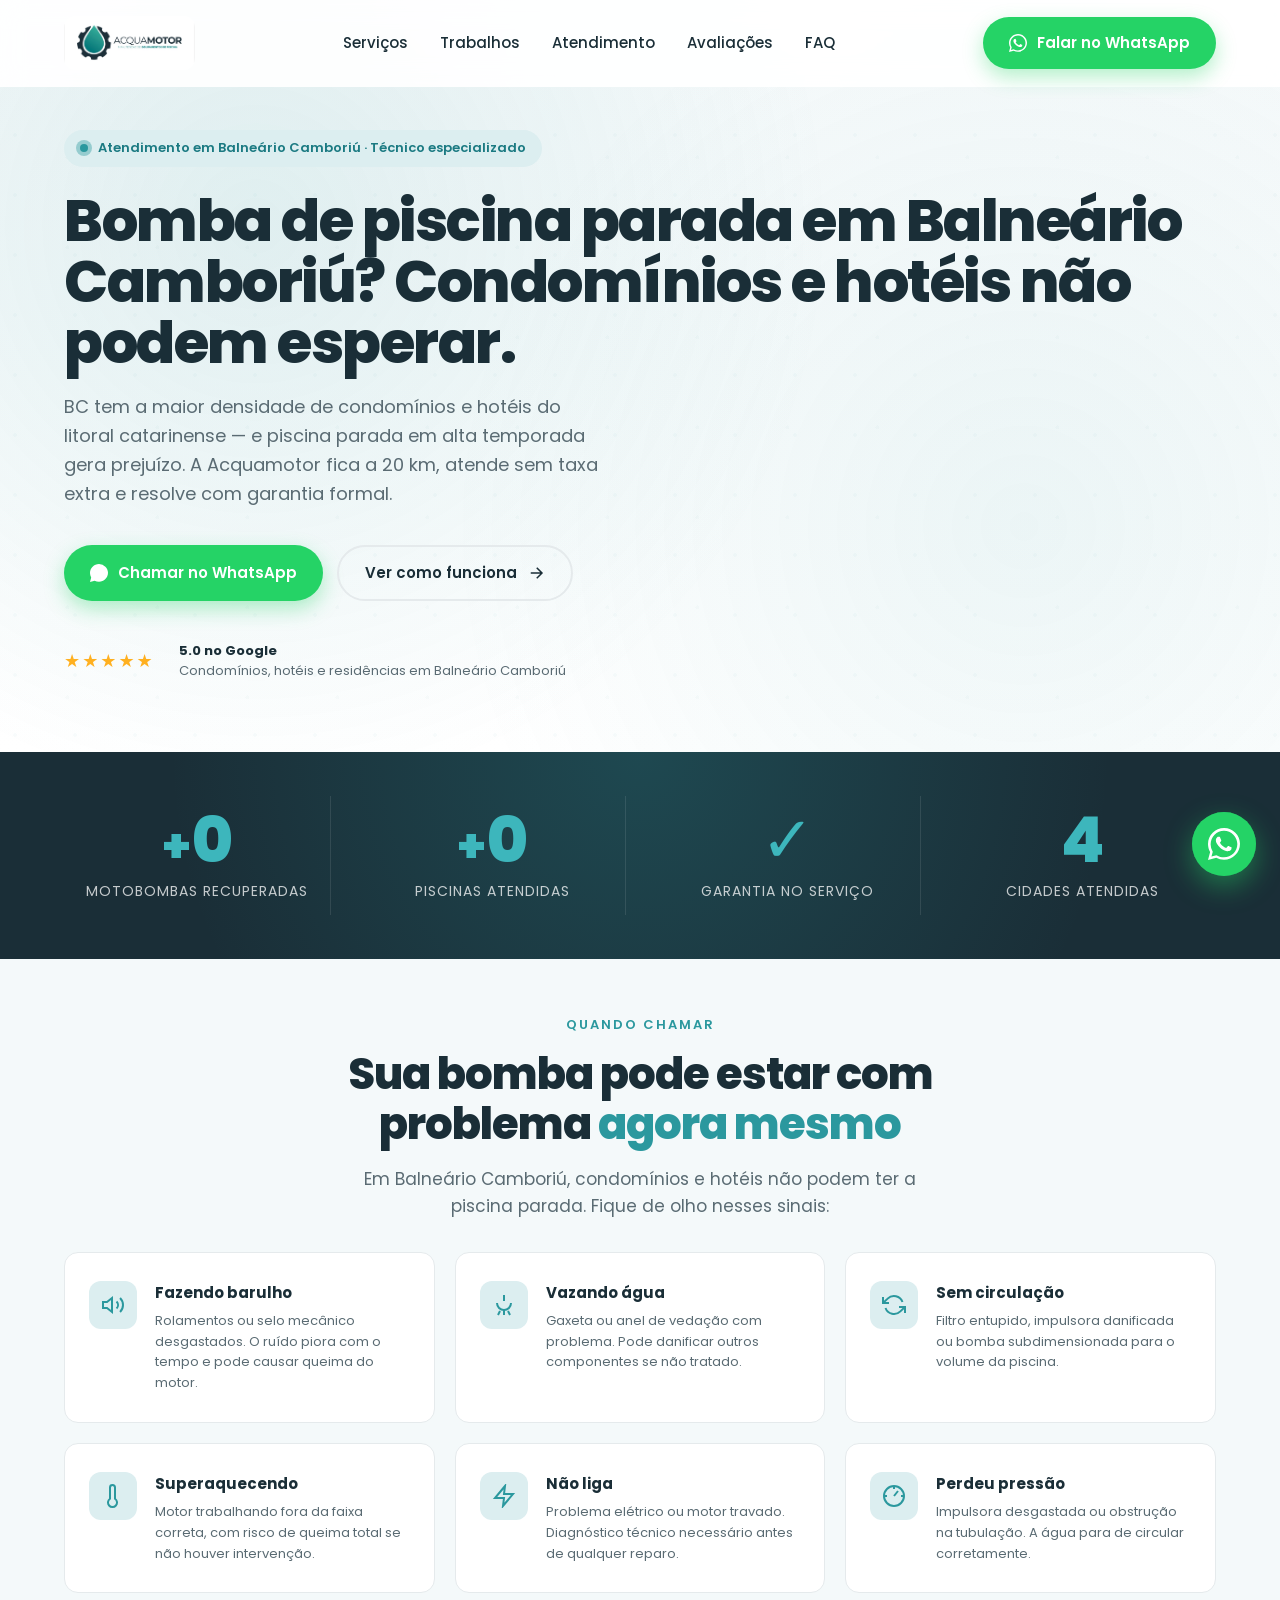
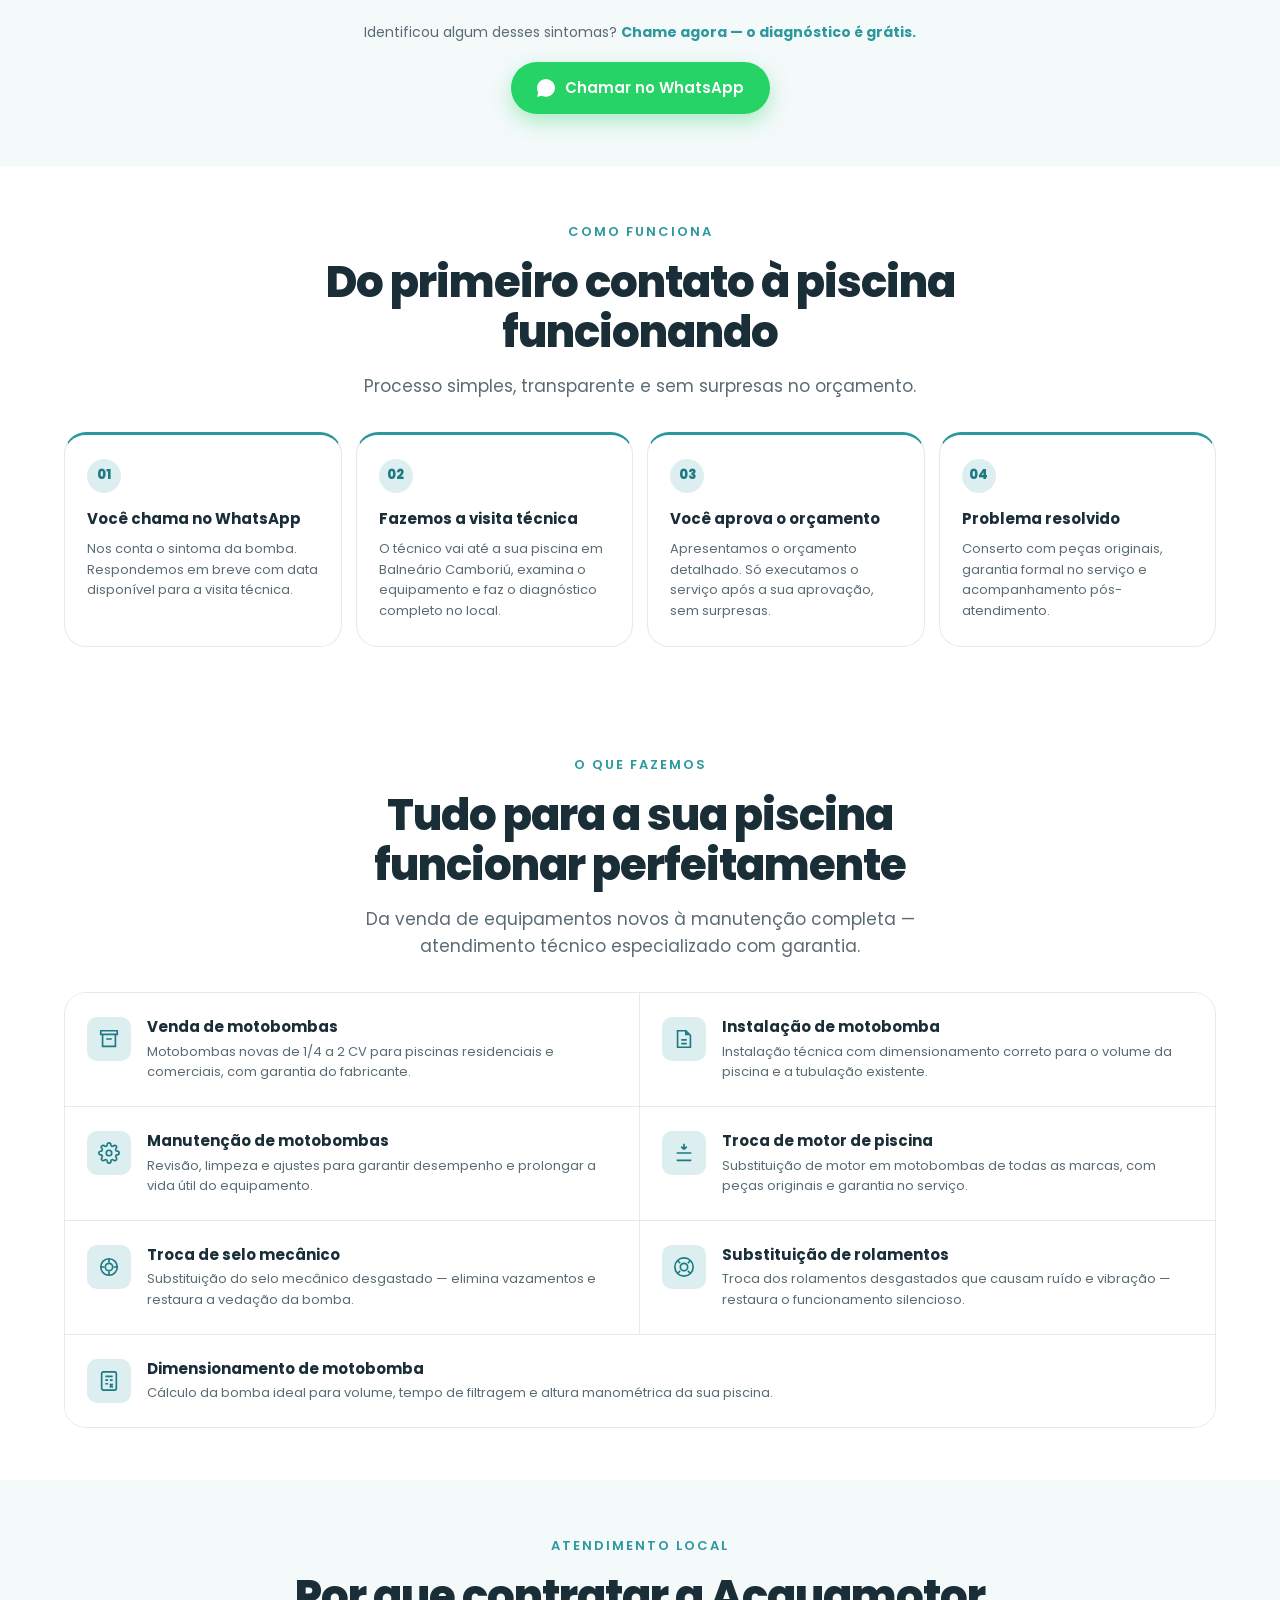
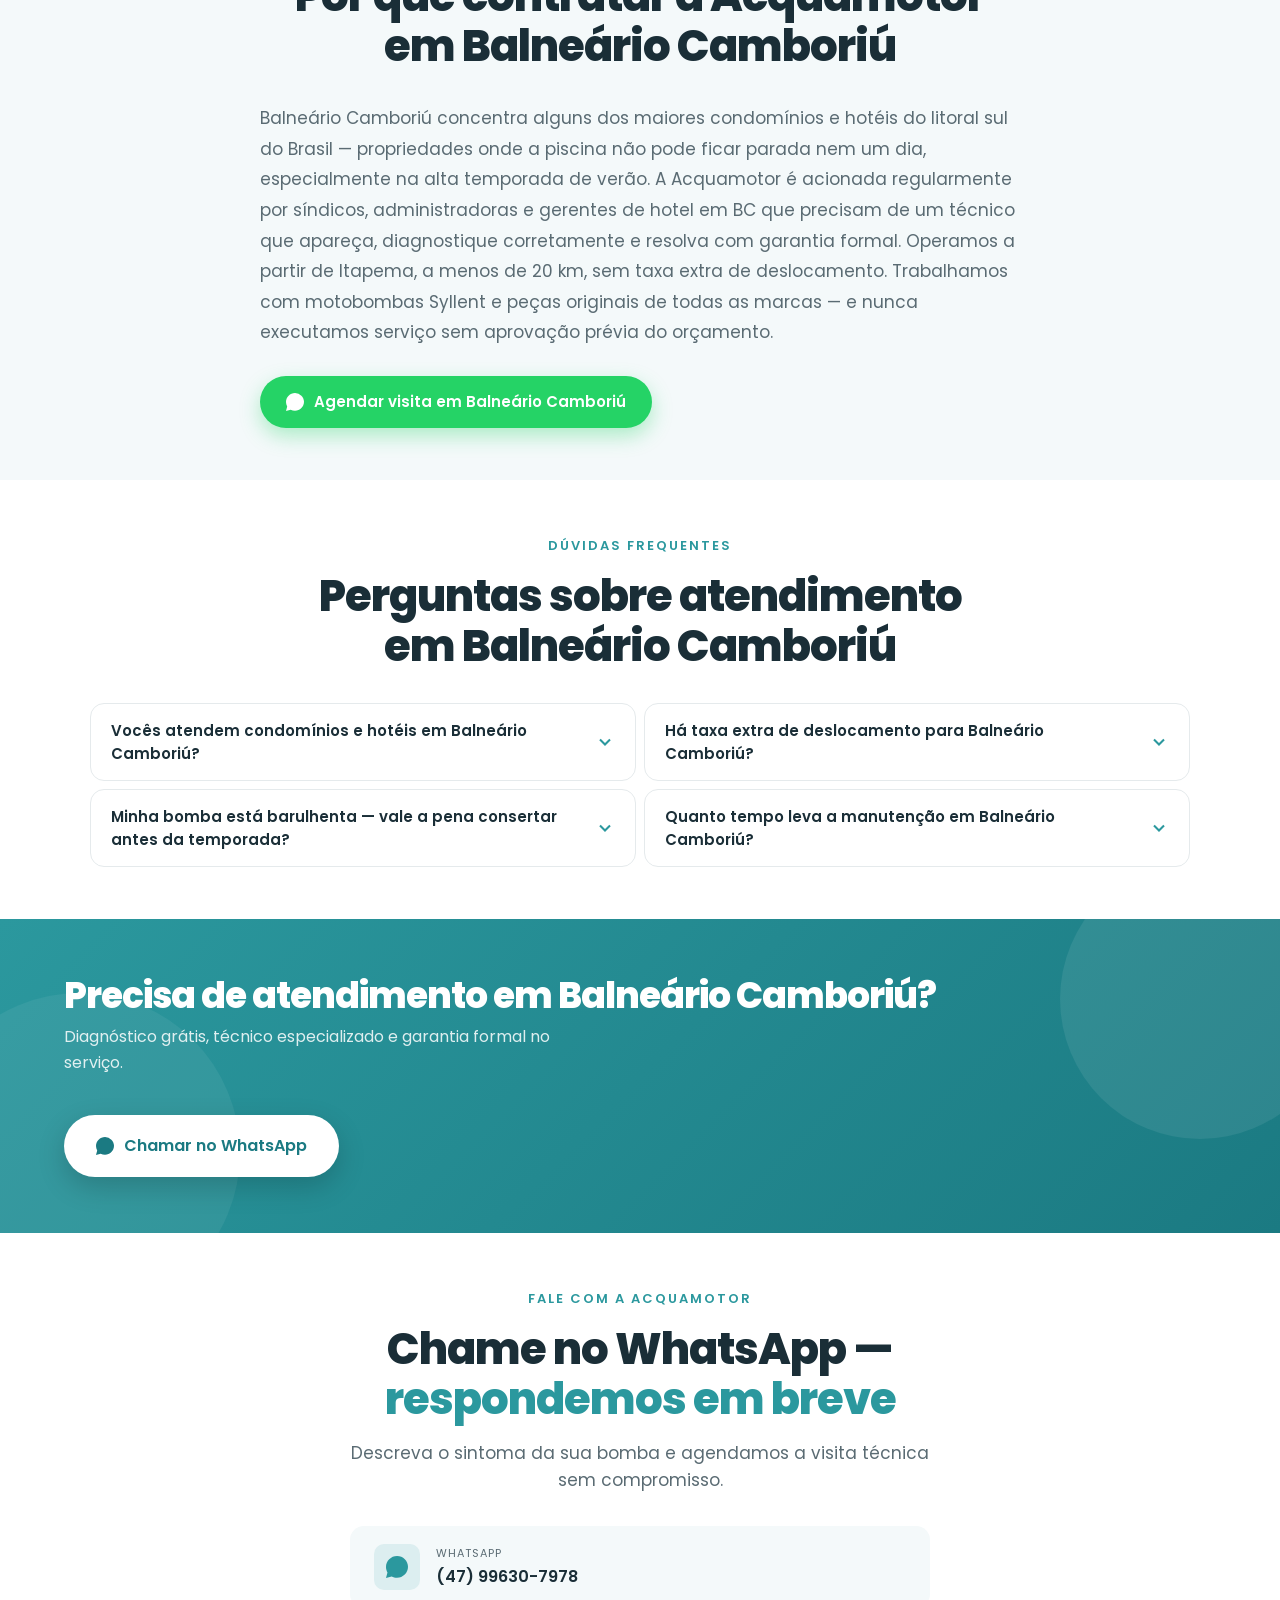
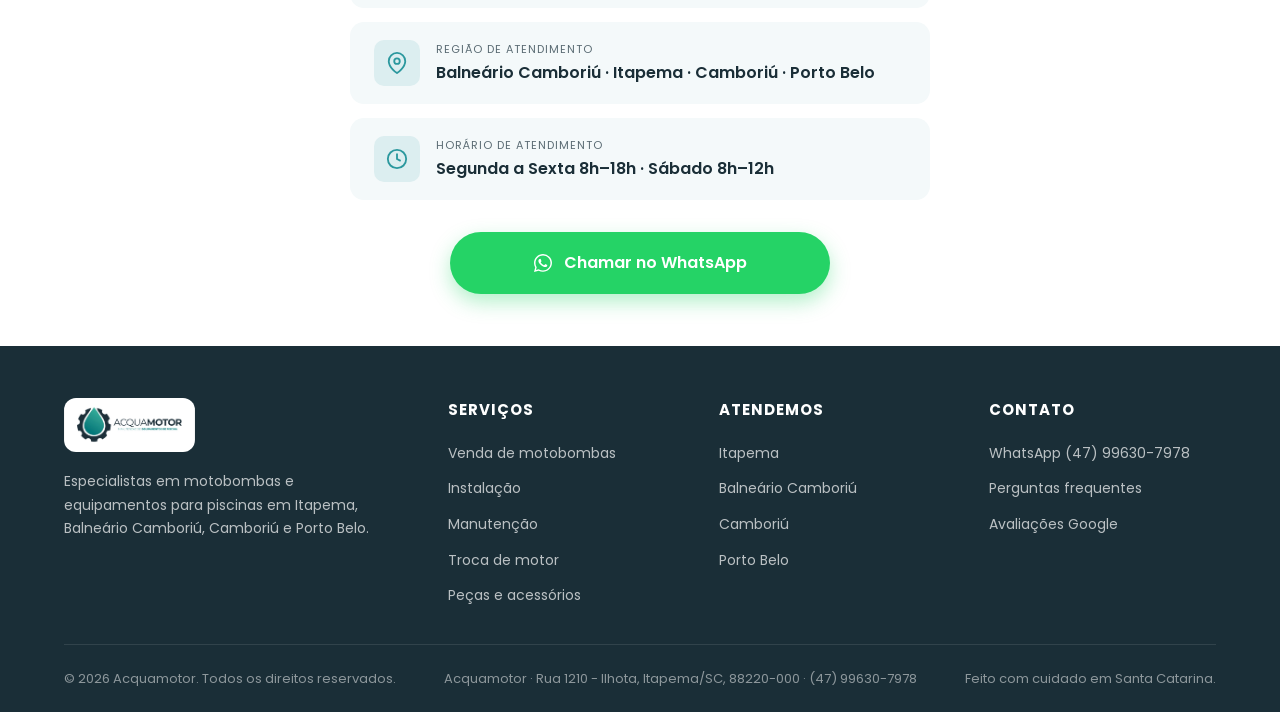
<file: conserto-bomba-piscina-balneario-camboriu/index.html>
<!DOCTYPE html>
<html lang="pt-BR">
<head>
<!-- Google Tag Manager -->
<script>(function(w,d,s,l,i){w[l]=w[l]||[];w[l].push({'gtm.start':
new Date().getTime(),event:'gtm.js'});var f=d.getElementsByTagName(s)[0],
j=d.createElement(s),dl=l!='dataLayer'?'&l='+l:'';j.async=true;j.src=
'https://www.googletagmanager.com/gtm.js?id='+i+dl;f.parentNode.insertBefore(j,f);
})(window,document,'script','dataLayer','GTM-K5CRNMFN');</script>
<!-- End Google Tag Manager -->
<meta charset="UTF-8" />
<meta name="viewport" content="width=device-width, initial-scale=1.0" />

<!-- SEO PRIMARY -->
<title>Conserto de Bomba de Piscina em Balneário Camboriú — Condomínios e Hotéis | Acquamotor</title>
<meta name="description" content="Técnico especializado em motobombas para condomínios, hotéis e residências de alto padrão em Balneário Camboriú. A Acquamotor fica a 20 km, sem taxa de deslocamento. Diagnóstico grátis e garantia no serviço. Chame agora." />
<meta name="robots" content="index, follow, max-image-preview:large, max-snippet:-1, max-video-preview:-1" />
<meta name="author" content="Acquamotor LTDA" />
<link rel="canonical" href="https://acquamotor.com.br/conserto-bomba-piscina-balneario-camboriu/" />

<!-- GEO TAGS -->
<meta name="geo.region" content="BR-SC" />
<meta name="geo.placename" content="Balneário Camboriú" />
<meta name="geo.position" content="-26.9897;-48.6344" />
<meta name="ICBM" content="-26.9897, -48.6344" />

<!-- OPEN GRAPH -->
<meta property="og:type" content="website" />
<meta property="og:site_name" content="Acquamotor" />
<meta property="og:locale" content="pt_BR" />
<meta property="og:url" content="https://acquamotor.com.br/conserto-bomba-piscina-balneario-camboriu/" />
<meta property="og:title" content="Conserto de Bomba de Piscina em Balneário Camboriú — Condomínios e Hotéis | Acquamotor" />
<meta property="og:description" content="Técnico especializado em motobombas para condomínios, hotéis e residências de alto padrão em Balneário Camboriú. A Acquamotor fica a 20 km, sem taxa de deslocamento. Diagnóstico grátis e garantia no serviço." />
<meta property="og:image" content="https://acquamotor.com.br/logo.png" />

<!-- FAVICON -->
<link rel="icon" type="image/svg+xml" href="/favicon.svg?v=2" />
<link rel="apple-touch-icon" href="/logo.png?v=2" />

<!-- STRUCTURED DATA: LOCAL BUSINESS -->
<script type="application/ld+json">
{
  "@context": "https://schema.org",
  "@type": "LocalBusiness",
  "@id": "https://acquamotor.com.br/#business",
  "name": "Acquamotor",
  "description": "Assistência técnica e venda de motobombas para piscinas, spas e saunas. Instalação, troca, conserto e manutenção preventiva com garantia.",
  "url": "https://acquamotor.com.br/",
  "logo": "https://acquamotor.com.br/logo.png",
  "telephone": "+55-47-99630-7978",
  "priceRange": "$$",
  "address": {
    "@type": "PostalAddress",
    "streetAddress": "Rua 1210 - Ilhota",
    "addressLocality": "Itapema",
    "addressRegion": "SC",
    "postalCode": "88220-000",
    "addressCountry": "BR"
  },
  "areaServed": { "@type": "City", "name": "Balneário Camboriú" },
  "openingHoursSpecification": [
    { "@type": "OpeningHoursSpecification", "dayOfWeek": ["Monday","Tuesday","Wednesday","Thursday","Friday"], "opens": "08:00", "closes": "18:00" },
    { "@type": "OpeningHoursSpecification", "dayOfWeek": "Saturday", "opens": "08:00", "closes": "12:00" }
  ],
  "sameAs": ["https://wa.me/5547996307978"],
  "aggregateRating": { "@type": "AggregateRating", "ratingValue": "5.0", "reviewCount": "27", "bestRating": "5" }
}
</script>

<!-- STRUCTURED DATA: FAQ PAGE -->
<script type="application/ld+json">
{
  "@context": "https://schema.org",
  "@type": "FAQPage",
  "mainEntity": [
    {
      "@type": "Question",
      "name": "Vocês atendem condomínios e hotéis em Balneário Camboriú?",
      "acceptedAnswer": {
        "@type": "Answer",
        "text": "Sim. Boa parte dos nossos atendimentos em Balneário Camboriú são justamente em condomínios e hotéis que precisam de bombas funcionando o ano todo. Atendemos toda a cidade e região."
      }
    },
    {
      "@type": "Question",
      "name": "Há taxa extra de deslocamento para Balneário Camboriú?",
      "acceptedAnswer": {
        "@type": "Answer",
        "text": "Não cobramos taxa extra. Balneário Camboriú fica a menos de 20 km de Itapema, nossa base, e está dentro da nossa área de atendimento padrão."
      }
    },
    {
      "@type": "Question",
      "name": "Minha bomba está barulhenta — vale a pena consertar antes da temporada?",
      "acceptedAnswer": {
        "@type": "Answer",
        "text": "Sim. Rolamentos e selos mecânicos desgastados tendem a falhar justamente quando a demanda aumenta. Diagnóstico grátis — chame agora e evite problemas no pico de uso."
      }
    },
    {
      "@type": "Question",
      "name": "Quanto tempo leva a manutenção em Balneário Camboriú?",
      "acceptedAnswer": {
        "@type": "Answer",
        "text": "A maioria dos consertos é concluída em 1 a 3 dias úteis após a aprovação do orçamento. Peças em estoque saem no mesmo dia."
      }
    }
  ]
}
</script>

<link rel="preconnect" href="https://fonts.googleapis.com" />
<link rel="preconnect" href="https://fonts.gstatic.com" crossorigin />
<link href="https://fonts.googleapis.com/css2?family=Poppins:wght@300;400;500;600;700;800&display=swap" rel="stylesheet" />
<link rel="stylesheet" href="/acquamotor.css" />
<style>
.why-city-text { max-width: 760px; margin: 0 auto; }
.why-city-text p { font-size: 17px; color: var(--gray); line-height: 1.8; }
.city-item[href] { text-decoration: none; cursor: pointer; }
.city-item[href]:hover { transform: translateX(6px); }
</style>
</head>

<body>
<!-- Google Tag Manager (noscript) -->
<noscript><iframe src="https://www.googletagmanager.com/ns.html?id=GTM-K5CRNMFN"
height="0" width="0" style="display:none;visibility:hidden"></iframe></noscript>
<!-- End Google Tag Manager (noscript) -->

<!-- HEADER -->
<header id="header">
  <div class="container">
    <nav class="nav">
      <a href="/" class="logo" aria-label="Acquamotor — início">
        <img src="/logo.png" alt="Acquamotor — motobombas Syllent e manutenção de piscinas em Itapema" class="logo-img" onerror="this.style.display='none'; this.nextElementSibling.style.display='flex';" />
        <svg class="logo-svg" viewBox="0 0 260 88" xmlns="http://www.w3.org/2000/svg" aria-hidden="true">
          <defs>
            <linearGradient id="navLogoDrop" x1="0%" y1="0%" x2="0%" y2="100%">
              <stop offset="0%" stop-color="#3DB6BC"/>
              <stop offset="55%" stop-color="#2B989E"/>
              <stop offset="100%" stop-color="#1B7A82"/>
            </linearGradient>
          </defs>
          <g transform="translate(36 36)">
            <g fill="#1A2E37">
              <rect x="-4.5" y="-34" width="9" height="8" rx="1.5"/>
              <rect x="-4.5" y="-34" width="9" height="8" rx="1.5" transform="rotate(30)"/>
              <rect x="-4.5" y="-34" width="9" height="8" rx="1.5" transform="rotate(60)"/>
              <rect x="-4.5" y="-34" width="9" height="8" rx="1.5" transform="rotate(90)"/>
              <rect x="-4.5" y="-34" width="9" height="8" rx="1.5" transform="rotate(120)"/>
              <rect x="-4.5" y="-34" width="9" height="8" rx="1.5" transform="rotate(150)"/>
              <rect x="-4.5" y="-34" width="9" height="8" rx="1.5" transform="rotate(180)"/>
              <rect x="-4.5" y="-34" width="9" height="8" rx="1.5" transform="rotate(210)"/>
              <rect x="-4.5" y="-34" width="9" height="8" rx="1.5" transform="rotate(240)"/>
              <rect x="-4.5" y="-34" width="9" height="8" rx="1.5" transform="rotate(270)"/>
              <rect x="-4.5" y="-34" width="9" height="8" rx="1.5" transform="rotate(300)"/>
              <rect x="-4.5" y="-34" width="9" height="8" rx="1.5" transform="rotate(330)"/>
            </g>
            <circle r="27" fill="#1A2E37"/>
            <circle r="23" fill="#FFFFFF"/>
            <path d="M0 -18 C -9 -5, -15 3, -15 11 C -15 19, -8 24, 0 24 C 8 24, 15 19, 15 11 C 15 3, 9 -5, 0 -18 Z"
                  fill="url(#navLogoDrop)" stroke="#FFFFFF" stroke-width="1.2"/>
          </g>
          <text x="82" y="46" font-family="Poppins, sans-serif" font-size="22" font-weight="800" letter-spacing="-0.5">
            <tspan fill="#1A2E37">ACQUA</tspan><tspan fill="#2B989E">MOTOR</tspan>
          </text>
          <text x="82" y="64" font-family="Poppins, sans-serif" font-size="8.2" font-weight="500" letter-spacing="1.2">
            <tspan fill="#5A6B73">MANUTENÇÃO DE </tspan><tspan fill="#2B989E" font-weight="700">EQUIPAMENTOS DE PISCINA</tspan>
          </text>
        </svg>
      </a>

      <ul class="nav-links" id="navLinks">
        <li><a href="/#servicos">Serviços</a></li>
        <li><a href="/#galeria">Trabalhos</a></li>
        <li><a href="/#atendimento">Atendimento</a></li>
        <li><a href="/#avaliacoes">Avaliações</a></li>
        <li><a href="#faq">FAQ</a></li>
      </ul>

      <a href="https://wa.me/5547996307978?text=Ol%C3%A1!%20Preciso%20de%20atendimento%20em%20Balne%C3%A1rio%20Cambori%C3%BA" target="_blank" rel="noopener" class="btn btn-whatsapp nav-cta">
        <svg viewBox="0 0 24 24" fill="currentColor"><path d="M20.5 3.5A11.9 11.9 0 0 0 12 0C5.4 0 0 5.4 0 12c0 2.1.6 4.2 1.6 6L0 24l6.2-1.6c1.7.9 3.7 1.4 5.8 1.4 6.6 0 12-5.4 12-12 0-3.2-1.3-6.2-3.5-8.3zM12 22c-1.9 0-3.7-.5-5.3-1.4l-.4-.2-3.7 1 1-3.6-.2-.4A9.9 9.9 0 0 1 2 12c0-5.5 4.5-10 10-10s10 4.5 10 10-4.5 10-10 10zm5.5-7.5c-.3-.1-1.8-.9-2-1s-.5-.1-.7.1c-.2.3-.8 1-1 1.2-.2.2-.4.2-.6.1-.3-.1-1.3-.5-2.4-1.5-.9-.8-1.5-1.8-1.7-2.1-.2-.3 0-.5.1-.6l.4-.5c.1-.2.2-.3.3-.5.1-.2 0-.3 0-.5s-.7-1.6-.9-2.2c-.2-.6-.5-.5-.7-.5h-.6c-.2 0-.5.1-.8.4-.3.3-1 1-1 2.4s1 2.8 1.2 3c.1.2 2 3.1 4.9 4.3.7.3 1.3.5 1.7.6.7.2 1.3.2 1.8.1.6-.1 1.8-.7 2-1.4.2-.7.2-1.3.2-1.4-.1-.1-.3-.2-.6-.3z"/></svg>
        Falar no WhatsApp
      </a>

      <button class="mobile-toggle" id="mobileToggle" aria-label="Abrir menu">
        <svg viewBox="0 0 24 24" fill="none" stroke="currentColor" stroke-width="2"><path d="M3 6h18M3 12h18M3 18h18"/></svg>
      </button>
    </nav>
  </div>
</header>

<!-- HERO -->
<section class="hero" id="top">
  <div class="container">
    <div class="hero-grid" style="grid-template-columns: 1fr;">
      <div class="hero-copy">
        <div class="hero-badge">
          <span class="pulse-dot"></span>
          Atendimento em Balneário Camboriú · Técnico especializado
        </div>
        <h1>Bomba de piscina parada em Balneário Camboriú? Condomínios e hotéis não podem esperar.</h1>
        <p class="hero-sub">
          BC tem a maior densidade de condomínios e hotéis do litoral catarinense — e piscina parada em alta temporada gera prejuízo. A Acquamotor fica a 20 km, atende sem taxa extra e resolve com garantia formal.
        </p>
        <div class="hero-ctas">
          <a href="https://wa.me/5547996307978?text=Ol%C3%A1!%20Preciso%20de%20atendimento%20em%20Balne%C3%A1rio%20Cambori%C3%BA" target="_blank" rel="noopener" class="btn btn-whatsapp">
            <svg viewBox="0 0 24 24" fill="currentColor" style="width:18px;height:18px"><path d="M20.5 3.5A11.9 11.9 0 0 0 12 0C5.4 0 0 5.4 0 12c0 2.1.6 4.2 1.6 6L0 24l6.2-1.6c1.7.9 3.7 1.4 5.8 1.4 6.6 0 12-5.4 12-12 0-3.2-1.3-6.2-3.5-8.3z"/></svg>
            Chamar no WhatsApp
          </a>
          <a href="#como-funciona" class="btn btn-outline">
            Ver como funciona
            <svg viewBox="0 0 24 24" fill="none" stroke="currentColor" stroke-width="2"><path d="M5 12h14M13 5l7 7-7 7"/></svg>
          </a>
        </div>
        <div class="hero-trust">
          <div class="stars">★★★★★</div>
          <div class="trust-text">
            <strong>5.0 no Google</strong><br/>
            Condomínios, hotéis e residências em Balneário Camboriú
          </div>
        </div>
      </div>
    </div>
  </div>
</section>

<!-- STATS -->
<div class="stats">
  <div class="container">
    <div class="stats-grid">
      <div class="stat reveal"><div class="num" data-count="1500"><span class="prefix">+</span><span class="val">0</span></div><div class="label">Motobombas recuperadas</div></div>
      <div class="stat reveal reveal-delay-1"><div class="num" data-count="1000"><span class="prefix">+</span><span class="val">0</span></div><div class="label">Piscinas atendidas</div></div>
      <div class="stat reveal reveal-delay-2"><div class="num">✓</div><div class="label">Garantia no serviço</div></div>
      <div class="stat reveal reveal-delay-3"><div class="num">4</div><div class="label">Cidades atendidas</div></div>
    </div>
  </div>
</div>

<!-- QUANDO CHAMAR / SINTOMAS -->
<section class="alt">
  <div class="container">
    <div class="section-head reveal">
      <span class="eyebrow">QUANDO CHAMAR</span>
      <h2>Sua bomba pode estar com problema <span class="accent">agora mesmo</span></h2>
      <p class="section-sub">Em Balneário Camboriú, condomínios e hotéis não podem ter a piscina parada. Fique de olho nesses sinais:</p>
    </div>

    <div class="sintomas-grid">
      <div class="sintoma-card reveal">
        <div class="sintoma-icon">
          <svg viewBox="0 0 24 24" fill="none" stroke="currentColor" stroke-width="2"><polygon points="11 5 6 9 2 9 2 15 6 15 11 19 11 5"/><path d="M15.54 8.46a5 5 0 0 1 0 7.07"/><path d="M19.07 4.93a10 10 0 0 1 0 14.14"/></svg>
        </div>
        <div>
          <h3>Fazendo barulho</h3>
          <p>Rolamentos ou selo mecânico desgastados. O ruído piora com o tempo e pode causar queima do motor.</p>
        </div>
      </div>

      <div class="sintoma-card reveal reveal-delay-1">
        <div class="sintoma-icon">
          <svg viewBox="0 0 24 24" fill="none" stroke="currentColor" stroke-width="2"><path d="M12 2v6"/><path d="M5 10a7 7 0 0 0 14 0"/><path d="M8 18l-2 4"/><path d="M16 18l2 4"/><path d="M12 16v6"/></svg>
        </div>
        <div>
          <h3>Vazando água</h3>
          <p>Gaxeta ou anel de vedação com problema. Pode danificar outros componentes se não tratado.</p>
        </div>
      </div>

      <div class="sintoma-card reveal reveal-delay-2">
        <div class="sintoma-icon">
          <svg viewBox="0 0 24 24" fill="none" stroke="currentColor" stroke-width="2"><polyline points="1 4 1 10 7 10"/><polyline points="23 20 23 14 17 14"/><path d="M20.49 9A9 9 0 0 0 5.64 5.64L1 10m22 4l-4.64 4.36A9 9 0 0 1 3.51 15"/></svg>
        </div>
        <div>
          <h3>Sem circulação</h3>
          <p>Filtro entupido, impulsora danificada ou bomba subdimensionada para o volume da piscina.</p>
        </div>
      </div>

      <div class="sintoma-card reveal">
        <div class="sintoma-icon">
          <svg viewBox="0 0 24 24" fill="none" stroke="currentColor" stroke-width="2"><path d="M14 14.76V3.5a2.5 2.5 0 0 0-5 0v11.26a4.5 4.5 0 1 0 5 0z"/></svg>
        </div>
        <div>
          <h3>Superaquecendo</h3>
          <p>Motor trabalhando fora da faixa correta, com risco de queima total se não houver intervenção.</p>
        </div>
      </div>

      <div class="sintoma-card reveal reveal-delay-1">
        <div class="sintoma-icon">
          <svg viewBox="0 0 24 24" fill="none" stroke="currentColor" stroke-width="2"><polygon points="13 2 3 14 12 14 11 22 21 10 12 10 13 2"/></svg>
        </div>
        <div>
          <h3>Não liga</h3>
          <p>Problema elétrico ou motor travado. Diagnóstico técnico necessário antes de qualquer reparo.</p>
        </div>
      </div>

      <div class="sintoma-card reveal reveal-delay-2">
        <div class="sintoma-icon">
          <svg viewBox="0 0 24 24" fill="none" stroke="currentColor" stroke-width="2"><circle cx="12" cy="12" r="10"/><line x1="2" y1="12" x2="5" y2="12"/><line x1="19" y1="12" x2="22" y2="12"/><line x1="12" y1="2" x2="12" y2="5"/><path d="M12 12l4-5"/></svg>
        </div>
        <div>
          <h3>Perdeu pressão</h3>
          <p>Impulsora desgastada ou obstrução na tubulação. A água para de circular corretamente.</p>
        </div>
      </div>
    </div>

    <p class="sintoma-note reveal">Identificou algum desses sintomas? <strong>Chame agora — o diagnóstico é grátis.</strong>
      <br/><a href="https://wa.me/5547996307978?text=Ol%C3%A1!%20Preciso%20de%20atendimento%20em%20Balne%C3%A1rio%20Cambori%C3%BA" target="_blank" rel="noopener" class="btn btn-whatsapp" style="margin-top:18px; display:inline-flex;">
        <svg viewBox="0 0 24 24" fill="currentColor" style="width:18px;height:18px"><path d="M20.5 3.5A11.9 11.9 0 0 0 12 0C5.4 0 0 5.4 0 12c0 2.1.6 4.2 1.6 6L0 24l6.2-1.6c1.7.9 3.7 1.4 5.8 1.4 6.6 0 12-5.4 12-12 0-3.2-1.3-6.2-3.5-8.3z"/></svg>
        Chamar no WhatsApp
      </a>
    </p>
  </div>
</section>

<!-- COMO FUNCIONA -->
<section id="como-funciona">
  <div class="container">
    <div class="section-head reveal">
      <span class="eyebrow">COMO FUNCIONA</span>
      <h2>Do primeiro contato à piscina funcionando</h2>
      <p class="section-sub">Processo simples, transparente e sem surpresas no orçamento.</p>
    </div>

    <div class="steps-row">
      <div class="step-item reveal">
        <div class="step-num">01</div>
        <div class="step-title">Você chama no WhatsApp</div>
        <p class="step-text">Nos conta o sintoma da bomba. Respondemos em breve com data disponível para a visita técnica.</p>
      </div>
      <div class="step-item reveal reveal-delay-1">
        <div class="step-num">02</div>
        <div class="step-title">Fazemos a visita técnica</div>
        <p class="step-text">O técnico vai até a sua piscina em Balneário Camboriú, examina o equipamento e faz o diagnóstico completo no local.</p>
      </div>
      <div class="step-item reveal reveal-delay-2">
        <div class="step-num">03</div>
        <div class="step-title">Você aprova o orçamento</div>
        <p class="step-text">Apresentamos o orçamento detalhado. Só executamos o serviço após a sua aprovação, sem surpresas.</p>
      </div>
      <div class="step-item reveal reveal-delay-3">
        <div class="step-num">04</div>
        <div class="step-title">Problema resolvido</div>
        <p class="step-text">Conserto com peças originais, garantia formal no serviço e acompanhamento pós-atendimento.</p>
      </div>
    </div>
  </div>
</section>

<!-- SERVIÇOS -->
<section id="servicos">
  <div class="container">
    <div class="section-head reveal">
      <span class="eyebrow">O QUE FAZEMOS</span>
      <h2>Tudo para a sua piscina funcionar perfeitamente</h2>
      <p class="section-sub">Da venda de equipamentos novos à manutenção completa — atendimento técnico especializado com garantia.</p>
    </div>

    <div class="services-list">
      <div class="svc-item reveal">
        <div class="svc-icon"><svg viewBox="0 0 24 24" fill="none" stroke="currentColor" stroke-width="1.8"><path d="M3 3h18v4H3zM5 7v13h14V7M9 12h6"/></svg></div>
        <div class="svc-body"><h3>Venda de motobombas</h3><p>Motobombas novas de 1/4 a 2 CV para piscinas residenciais e comerciais, com garantia do fabricante.</p></div>
      </div>
      <div class="svc-item reveal reveal-delay-1">
        <div class="svc-icon"><svg viewBox="0 0 24 24" fill="none" stroke="currentColor" stroke-width="1.8"><path d="M14 3v4h4M5 3h9l5 5v13H5z"/><path d="M9 13h6M9 17h6"/></svg></div>
        <div class="svc-body"><h3>Instalação de motobomba</h3><p>Instalação técnica com dimensionamento correto para o volume da piscina e a tubulação existente.</p></div>
      </div>
      <div class="svc-item reveal reveal-delay-2">
        <div class="svc-icon"><svg viewBox="0 0 24 24" fill="none" stroke="currentColor" stroke-width="1.8"><circle cx="12" cy="12" r="3"/><path d="M19.4 15a1.65 1.65 0 0 0 .33 1.82l.06.06a2 2 0 1 1-2.83 2.83l-.06-.06a1.65 1.65 0 0 0-1.82-.33 1.65 1.65 0 0 0-1 1.51V21a2 2 0 1 1-4 0v-.09A1.65 1.65 0 0 0 9 19.4a1.65 1.65 0 0 0-1.82.33l-.06.06a2 2 0 1 1-2.83-2.83l.06-.06a1.65 1.65 0 0 0 .33-1.82 1.65 1.65 0 0 0-1.51-1H3a2 2 0 1 1 0-4h.09A1.65 1.65 0 0 0 4.6 9a1.65 1.65 0 0 0-.33-1.82l-.06-.06a2 2 0 1 1 2.83-2.83l.06.06a1.65 1.65 0 0 0 1.82.33H9a1.65 1.65 0 0 0 1-1.51V3a2 2 0 1 1 4 0v.09a1.65 1.65 0 0 0 1 1.51 1.65 1.65 0 0 0 1.82-.33l.06-.06a2 2 0 1 1 2.83 2.83l-.06.06a1.65 1.65 0 0 0-.33 1.82V9a1.65 1.65 0 0 0 1.51 1H21a2 2 0 1 1 0 4h-.09a1.65 1.65 0 0 0-1.51 1z"/></svg></div>
        <div class="svc-body"><h3>Manutenção de motobombas</h3><p>Revisão, limpeza e ajustes para garantir desempenho e prolongar a vida útil do equipamento.</p></div>
      </div>
      <div class="svc-item reveal reveal-delay-3">
        <div class="svc-icon"><svg viewBox="0 0 24 24" fill="none" stroke="currentColor" stroke-width="1.8"><path d="M12 2v6m0 0l-3-3m3 3l3-3M4 12h16M4 20h16"/></svg></div>
        <div class="svc-body"><h3>Troca de motor de piscina</h3><p>Substituição de motor em motobombas de todas as marcas, com peças originais e garantia no serviço.</p></div>
      </div>
      <div class="svc-item reveal">
        <div class="svc-icon"><svg viewBox="0 0 24 24" fill="none" stroke="currentColor" stroke-width="1.8"><circle cx="12" cy="12" r="4"/><circle cx="12" cy="12" r="9"/><line x1="12" y1="3" x2="12" y2="7"/><line x1="12" y1="17" x2="12" y2="21"/><line x1="3" y1="12" x2="7" y2="12"/><line x1="17" y1="12" x2="21" y2="12"/></svg></div>
        <div class="svc-body"><h3>Troca de selo mecânico</h3><p>Substituição do selo mecânico desgastado — elimina vazamentos e restaura a vedação da bomba.</p></div>
      </div>
      <div class="svc-item reveal reveal-delay-1">
        <div class="svc-icon"><svg viewBox="0 0 24 24" fill="none" stroke="currentColor" stroke-width="1.8"><circle cx="12" cy="12" r="10"/><circle cx="12" cy="12" r="4"/><line x1="4.93" y1="4.93" x2="7.76" y2="7.76"/><line x1="16.24" y1="16.24" x2="19.07" y2="19.07"/><line x1="4.93" y1="19.07" x2="7.76" y2="16.24"/><line x1="16.24" y1="7.76" x2="19.07" y2="4.93"/></svg></div>
        <div class="svc-body"><h3>Substituição de rolamentos</h3><p>Troca dos rolamentos desgastados que causam ruído e vibração — restaura o funcionamento silencioso.</p></div>
      </div>
      <div class="svc-item reveal reveal-delay-2">
        <div class="svc-icon"><svg viewBox="0 0 24 24" fill="none" stroke="currentColor" stroke-width="1.8"><rect x="4" y="2" width="16" height="20" rx="2"/><line x1="8" y1="7" x2="16" y2="7"/><line x1="8" y1="11" x2="11" y2="11"/><line x1="8" y1="15" x2="11" y2="15"/><line x1="13" y1="11" x2="16" y2="11"/><line x1="13" y1="15" x2="16" y2="19"/><line x1="16" y1="15" x2="13" y2="19"/></svg></div>
        <div class="svc-body"><h3>Dimensionamento de motobomba</h3><p>Cálculo da bomba ideal para volume, tempo de filtragem e altura manométrica da sua piscina.</p></div>
      </div>
    </div>
  </div>
</section>

<!-- POR QUE ACQUAMOTOR ATENDE BALNEÁRIO CAMBORIÚ -->
<section class="alt">
  <div class="container">
    <div class="section-head reveal">
      <span class="eyebrow">ATENDIMENTO LOCAL</span>
      <h2>Por que contratar a Acquamotor em Balneário Camboriú</h2>
    </div>
    <div class="why-city-text reveal">
      <p>Balneário Camboriú concentra alguns dos maiores condomínios e hotéis do litoral sul do Brasil — propriedades onde a piscina não pode ficar parada nem um dia, especialmente na alta temporada de verão. A Acquamotor é acionada regularmente por síndicos, administradoras e gerentes de hotel em BC que precisam de um técnico que apareça, diagnostique corretamente e resolva com garantia formal. Operamos a partir de Itapema, a menos de 20 km, sem taxa extra de deslocamento. Trabalhamos com motobombas Syllent e peças originais de todas as marcas — e nunca executamos serviço sem aprovação prévia do orçamento.</p>
      <a href="https://wa.me/5547996307978?text=Ol%C3%A1!%20Preciso%20de%20atendimento%20em%20Balne%C3%A1rio%20Cambori%C3%BA" target="_blank" rel="noopener" class="btn btn-whatsapp" style="margin-top:28px; display:inline-flex;">
        <svg viewBox="0 0 24 24" fill="currentColor" style="width:18px;height:18px"><path d="M20.5 3.5A11.9 11.9 0 0 0 12 0C5.4 0 0 5.4 0 12c0 2.1.6 4.2 1.6 6L0 24l6.2-1.6c1.7.9 3.7 1.4 5.8 1.4 6.6 0 12-5.4 12-12 0-3.2-1.3-6.2-3.5-8.3z"/></svg>
        Agendar visita em Balneário Camboriú
      </a>
    </div>
  </div>
</section>

<!-- FAQ DA CIDADE -->
<section id="faq">
  <div class="container">
    <div class="section-head reveal">
      <span class="eyebrow">DÚVIDAS FREQUENTES</span>
      <h2>Perguntas sobre atendimento em Balneário Camboriú</h2>
    </div>
    <div class="faq-list reveal">
      <div class="faq-item">
        <button class="faq-question" aria-expanded="false">
          Vocês atendem condomínios e hotéis em Balneário Camboriú?
          <svg class="faq-chevron" viewBox="0 0 24 24" fill="none" stroke="currentColor" stroke-width="2.5"><polyline points="6 9 12 15 18 9"/></svg>
        </button>
        <div class="faq-answer" role="region">
          <div class="faq-answer-inner">Sim. Boa parte dos nossos atendimentos em Balneário Camboriú são justamente em condomínios e hotéis que precisam de bombas funcionando o ano todo. Atendemos toda a cidade e região.</div>
        </div>
      </div>
      <div class="faq-item">
        <button class="faq-question" aria-expanded="false">
          Há taxa extra de deslocamento para Balneário Camboriú?
          <svg class="faq-chevron" viewBox="0 0 24 24" fill="none" stroke="currentColor" stroke-width="2.5"><polyline points="6 9 12 15 18 9"/></svg>
        </button>
        <div class="faq-answer" role="region">
          <div class="faq-answer-inner">Não cobramos taxa extra. Balneário Camboriú fica a menos de 20 km de Itapema, nossa base, e está dentro da nossa área de atendimento padrão.</div>
        </div>
      </div>
      <div class="faq-item">
        <button class="faq-question" aria-expanded="false">
          Minha bomba está barulhenta — vale a pena consertar antes da temporada?
          <svg class="faq-chevron" viewBox="0 0 24 24" fill="none" stroke="currentColor" stroke-width="2.5"><polyline points="6 9 12 15 18 9"/></svg>
        </button>
        <div class="faq-answer" role="region">
          <div class="faq-answer-inner">Sim. Rolamentos e selos mecânicos desgastados tendem a falhar justamente quando a demanda aumenta. Diagnóstico grátis — chame agora e evite problemas no pico de uso.</div>
        </div>
      </div>
      <div class="faq-item">
        <button class="faq-question" aria-expanded="false">
          Quanto tempo leva a manutenção em Balneário Camboriú?
          <svg class="faq-chevron" viewBox="0 0 24 24" fill="none" stroke="currentColor" stroke-width="2.5"><polyline points="6 9 12 15 18 9"/></svg>
        </button>
        <div class="faq-answer" role="region">
          <div class="faq-answer-inner">A maioria dos consertos é concluída em 1 a 3 dias úteis após a aprovação do orçamento. Peças em estoque saem no mesmo dia.</div>
        </div>
      </div>
    </div>
  </div>
</section>

<!-- CTA BAR -->
<div class="cta-bar">
  <div class="container">
    <div class="cta-inner reveal">
      <div>
        <h2>Precisa de atendimento em Balneário Camboriú?</h2>
        <p>Diagnóstico grátis, técnico especializado e garantia formal no serviço.</p>
      </div>
      <a href="https://wa.me/5547996307978?text=Ol%C3%A1!%20Preciso%20de%20atendimento%20em%20Balne%C3%A1rio%20Cambori%C3%BA" target="_blank" rel="noopener" class="btn btn-whatsapp">
        <svg viewBox="0 0 24 24" fill="currentColor" style="width:18px;height:18px"><path d="M20.5 3.5A11.9 11.9 0 0 0 12 0C5.4 0 0 5.4 0 12c0 2.1.6 4.2 1.6 6L0 24l6.2-1.6c1.7.9 3.7 1.4 5.8 1.4 6.6 0 12-5.4 12-12 0-3.2-1.3-6.2-3.5-8.3z"/></svg>
        Chamar no WhatsApp
      </a>
    </div>
  </div>
</div>

<!-- CONTACT -->
<section id="contato">
  <div class="container">
    <div class="section-head reveal">
      <span class="eyebrow">FALE COM A ACQUAMOTOR</span>
      <h2>Chame no WhatsApp — <span class="accent">respondemos em breve</span></h2>
      <p class="section-sub">Descreva o sintoma da sua bomba e agendamos a visita técnica sem compromisso.</p>
    </div>

    <div class="contact-simple reveal">
      <div class="contact-simple-methods">
        <div class="contact-simple-item">
          <div class="ci-icon"><svg viewBox="0 0 24 24" fill="currentColor"><path d="M20.5 3.5A11.9 11.9 0 0 0 12 0C5.4 0 0 5.4 0 12c0 2.1.6 4.2 1.6 6L0 24l6.2-1.6c1.7.9 3.7 1.4 5.8 1.4 6.6 0 12-5.4 12-12 0-3.2-1.3-6.2-3.5-8.3z"/></svg></div>
          <div>
            <div class="ci-label">WhatsApp</div>
            <div class="ci-value">(47) 99630-7978</div>
          </div>
        </div>
        <div class="contact-simple-item">
          <div class="ci-icon"><svg viewBox="0 0 24 24" fill="none" stroke="currentColor" stroke-width="2"><path d="M21 10c0 7-9 13-9 13s-9-6-9-13a9 9 0 0 1 18 0z"/><circle cx="12" cy="10" r="3"/></svg></div>
          <div>
            <div class="ci-label">Região de atendimento</div>
            <div class="ci-value">Balneário Camboriú · Itapema · Camboriú · Porto Belo</div>
          </div>
        </div>
        <div class="contact-simple-item">
          <div class="ci-icon"><svg viewBox="0 0 24 24" fill="none" stroke="currentColor" stroke-width="2"><circle cx="12" cy="12" r="10"/><polyline points="12 6 12 12 16 14"/></svg></div>
          <div>
            <div class="ci-label">Horário de atendimento</div>
            <div class="ci-value">Segunda a Sexta 8h–18h · Sábado 8h–12h</div>
          </div>
        </div>
      </div>
      <a href="https://wa.me/5547996307978?text=Ol%C3%A1!%20Preciso%20de%20atendimento%20em%20Balne%C3%A1rio%20Cambori%C3%BA" target="_blank" rel="noopener" class="btn btn-whatsapp btn-wa-big">
        <svg viewBox="0 0 24 24" fill="currentColor"><path d="M20.5 3.5A11.9 11.9 0 0 0 12 0C5.4 0 0 5.4 0 12c0 2.1.6 4.2 1.6 6L0 24l6.2-1.6c1.7.9 3.7 1.4 5.8 1.4 6.6 0 12-5.4 12-12 0-3.2-1.3-6.2-3.5-8.3zM12 22c-1.9 0-3.7-.5-5.3-1.4l-.4-.2-3.7 1 1-3.6-.2-.4A9.9 9.9 0 0 1 2 12c0-5.5 4.5-10 10-10s10 4.5 10 10-4.5 10-10 10zm5.5-7.5c-.3-.1-1.8-.9-2-1s-.5-.1-.7.1c-.2.3-.8 1-1 1.2-.2.2-.4.2-.6.1-.3-.1-1.3-.5-2.4-1.5-.9-.8-1.5-1.8-1.7-2.1-.2-.3 0-.5.1-.6l.4-.5c.1-.2.2-.3.3-.5.1-.2 0-.3 0-.5s-.7-1.6-.9-2.2c-.2-.6-.5-.5-.7-.5h-.6c-.2 0-.5.1-.8.4-.3.3-1 1-1 2.4s1 2.8 1.2 3c.1.2 2 3.1 4.9 4.3.7.3 1.3.5 1.7.6.7.2 1.3.2 1.8.1.6-.1 1.8-.7 2-1.4.2-.7.2-1.3.2-1.4-.1-.1-.3-.2-.6-.3z"/></svg>
        Chamar no WhatsApp
      </a>
    </div>
  </div>
</section>

<!-- FOOTER -->
<footer>
  <div class="container">
    <div class="footer-grid">
      <div class="footer-brand">
        <a href="/" class="logo logo-footer" aria-label="Acquamotor — início">
          <img src="/logo.png" alt="Acquamotor — assistência técnica de piscinas em Itapema, BC, Camboriú e Porto Belo" class="logo-img logo-img-light" onerror="this.style.display='none'; this.nextElementSibling.style.display='flex';" />
          <svg class="logo-svg" viewBox="0 0 260 88" xmlns="http://www.w3.org/2000/svg" aria-hidden="true">
            <defs>
              <linearGradient id="footLogoDrop" x1="0%" y1="0%" x2="0%" y2="100%">
                <stop offset="0%" stop-color="#4FC5CB"/>
                <stop offset="55%" stop-color="#2B989E"/>
                <stop offset="100%" stop-color="#1B7A82"/>
              </linearGradient>
            </defs>
            <g transform="translate(36 36)">
              <g fill="#FFFFFF">
                <rect x="-4.5" y="-34" width="9" height="8" rx="1.5"/>
                <rect x="-4.5" y="-34" width="9" height="8" rx="1.5" transform="rotate(30)"/>
                <rect x="-4.5" y="-34" width="9" height="8" rx="1.5" transform="rotate(60)"/>
                <rect x="-4.5" y="-34" width="9" height="8" rx="1.5" transform="rotate(90)"/>
                <rect x="-4.5" y="-34" width="9" height="8" rx="1.5" transform="rotate(120)"/>
                <rect x="-4.5" y="-34" width="9" height="8" rx="1.5" transform="rotate(150)"/>
                <rect x="-4.5" y="-34" width="9" height="8" rx="1.5" transform="rotate(180)"/>
                <rect x="-4.5" y="-34" width="9" height="8" rx="1.5" transform="rotate(210)"/>
                <rect x="-4.5" y="-34" width="9" height="8" rx="1.5" transform="rotate(240)"/>
                <rect x="-4.5" y="-34" width="9" height="8" rx="1.5" transform="rotate(270)"/>
                <rect x="-4.5" y="-34" width="9" height="8" rx="1.5" transform="rotate(300)"/>
                <rect x="-4.5" y="-34" width="9" height="8" rx="1.5" transform="rotate(330)"/>
              </g>
              <circle r="27" fill="#FFFFFF"/>
              <circle r="23" fill="#1A2E37"/>
              <path d="M0 -18 C -9 -5, -15 3, -15 11 C -15 19, -8 24, 0 24 C 8 24, 15 19, 15 11 C 15 3, 9 -5, 0 -18 Z"
                    fill="url(#footLogoDrop)" stroke="#1A2E37" stroke-width="1.2"/>
            </g>
            <text x="82" y="46" font-family="Poppins, sans-serif" font-size="22" font-weight="800" letter-spacing="-0.5">
              <tspan fill="#FFFFFF">ACQUA</tspan><tspan fill="#3DB6BC">MOTOR</tspan>
            </text>
            <text x="82" y="64" font-family="Poppins, sans-serif" font-size="8.2" font-weight="500" letter-spacing="1.2">
              <tspan fill="rgba(255,255,255,0.7)">MANUTENÇÃO DE </tspan><tspan fill="#3DB6BC" font-weight="700">EQUIPAMENTOS DE PISCINA</tspan>
            </text>
          </svg>
        </a>
        <p>Especialistas em motobombas e equipamentos para piscinas em Itapema, Balneário Camboriú, Camboriú e Porto Belo.</p>
      </div>

      <div>
        <h4>Serviços</h4>
        <ul>
          <li><a href="/#servicos">Venda de motobombas</a></li>
          <li><a href="/#servicos">Instalação</a></li>
          <li><a href="/#servicos">Manutenção</a></li>
          <li><a href="/#servicos">Troca de motor</a></li>
          <li><a href="/#servicos">Peças e acessórios</a></li>
        </ul>
      </div>

      <div>
        <h4>Atendemos</h4>
        <ul>
          <li><a href="/">Itapema</a></li>
          <li><a href="/conserto-bomba-piscina-balneario-camboriu/">Balneário Camboriú</a></li>
          <li><a href="/conserto-bomba-piscina-camboriu/">Camboriú</a></li>
          <li><a href="/conserto-bomba-piscina-porto-belo/">Porto Belo</a></li>
        </ul>
      </div>

      <div>
        <h4>Contato</h4>
        <ul>
          <li><a href="https://wa.me/5547996307978" target="_blank" rel="noopener">WhatsApp (47) 99630-7978</a></li>
          <li><a href="/#faq">Perguntas frequentes</a></li>
          <li><a href="/#avaliacoes">Avaliações Google</a></li>
        </ul>
      </div>
    </div>

    <div class="footer-bottom">
      <div>© <span id="year"></span> Acquamotor. Todos os direitos reservados.</div>
      <div>Acquamotor · Rua 1210 - Ilhota, Itapema/SC, 88220-000 · (47) 99630-7978</div>
      <div>Feito com cuidado em Santa Catarina.</div>
    </div>
  </div>
</footer>

<!-- WHATSAPP FLOAT -->
<a href="https://wa.me/5547996307978?text=Ol%C3%A1!%20Preciso%20de%20atendimento%20em%20Balne%C3%A1rio%20Cambori%C3%BA" target="_blank" rel="noopener" class="whatsapp-float" aria-label="Falar no WhatsApp">
  <span class="tooltip">Fale no WhatsApp</span>
  <svg viewBox="0 0 24 24" fill="currentColor"><path d="M20.5 3.5A11.9 11.9 0 0 0 12 0C5.4 0 0 5.4 0 12c0 2.1.6 4.2 1.6 6L0 24l6.2-1.6c1.7.9 3.7 1.4 5.8 1.4 6.6 0 12-5.4 12-12 0-3.2-1.3-6.2-3.5-8.3zM12 22c-1.9 0-3.7-.5-5.3-1.4l-.4-.2-3.7 1 1-3.6-.2-.4A9.9 9.9 0 0 1 2 12c0-5.5 4.5-10 10-10s10 4.5 10 10-4.5 10-10 10zm5.5-7.5c-.3-.1-1.8-.9-2-1s-.5-.1-.7.1c-.2.3-.8 1-1 1.2-.2.2-.4.2-.6.1-.3-.1-1.3-.5-2.4-1.5-.9-.8-1.5-1.8-1.7-2.1-.2-.3 0-.5.1-.6l.4-.5c.1-.2.2-.3.3-.5.1-.2 0-.3 0-.5s-.7-1.6-.9-2.2c-.2-.6-.5-.5-.7-.5h-.6c-.2 0-.5.1-.8.4-.3.3-1 1-1 2.4s1 2.8 1.2 3c.1.2 2 3.1 4.9 4.3.7.3 1.3.5 1.7.6.7.2 1.3.2 1.8.1.6-.1 1.8-.7 2-1.4.2-.7.2-1.3.2-1.4-.1-.1-.3-.2-.6-.3z"/></svg>
</a>

<script>
  document.getElementById('year').textContent = new Date().getFullYear();
  const header = document.getElementById('header');
  const onScroll = () => { if (window.scrollY > 20) header.classList.add('scrolled'); else header.classList.remove('scrolled'); };
  window.addEventListener('scroll', onScroll, { passive: true });
  onScroll();
  const toggle = document.getElementById('mobileToggle');
  const navLinks = document.getElementById('navLinks');
  toggle.addEventListener('click', () => navLinks.classList.toggle('open'));
  navLinks.querySelectorAll('a').forEach(a => a.addEventListener('click', () => navLinks.classList.remove('open')));
  const io = new IntersectionObserver((entries) => {
    entries.forEach(e => { if (e.isIntersecting) { e.target.classList.add('visible'); io.unobserve(e.target); } });
  }, { threshold: 0.12, rootMargin: '0px 0px -60px 0px' });
  document.querySelectorAll('.reveal').forEach(el => io.observe(el));
  document.querySelectorAll('.faq-question').forEach(btn => {
    btn.addEventListener('click', () => {
      const item = btn.parentElement;
      const wasOpen = item.classList.contains('open');
      document.querySelectorAll('.faq-item').forEach(i => i.classList.remove('open'));
      if (!wasOpen) { item.classList.add('open'); btn.setAttribute('aria-expanded', 'true'); } else { btn.setAttribute('aria-expanded', 'false'); }
    });
  });
</script>
</body>
</html>
</file>
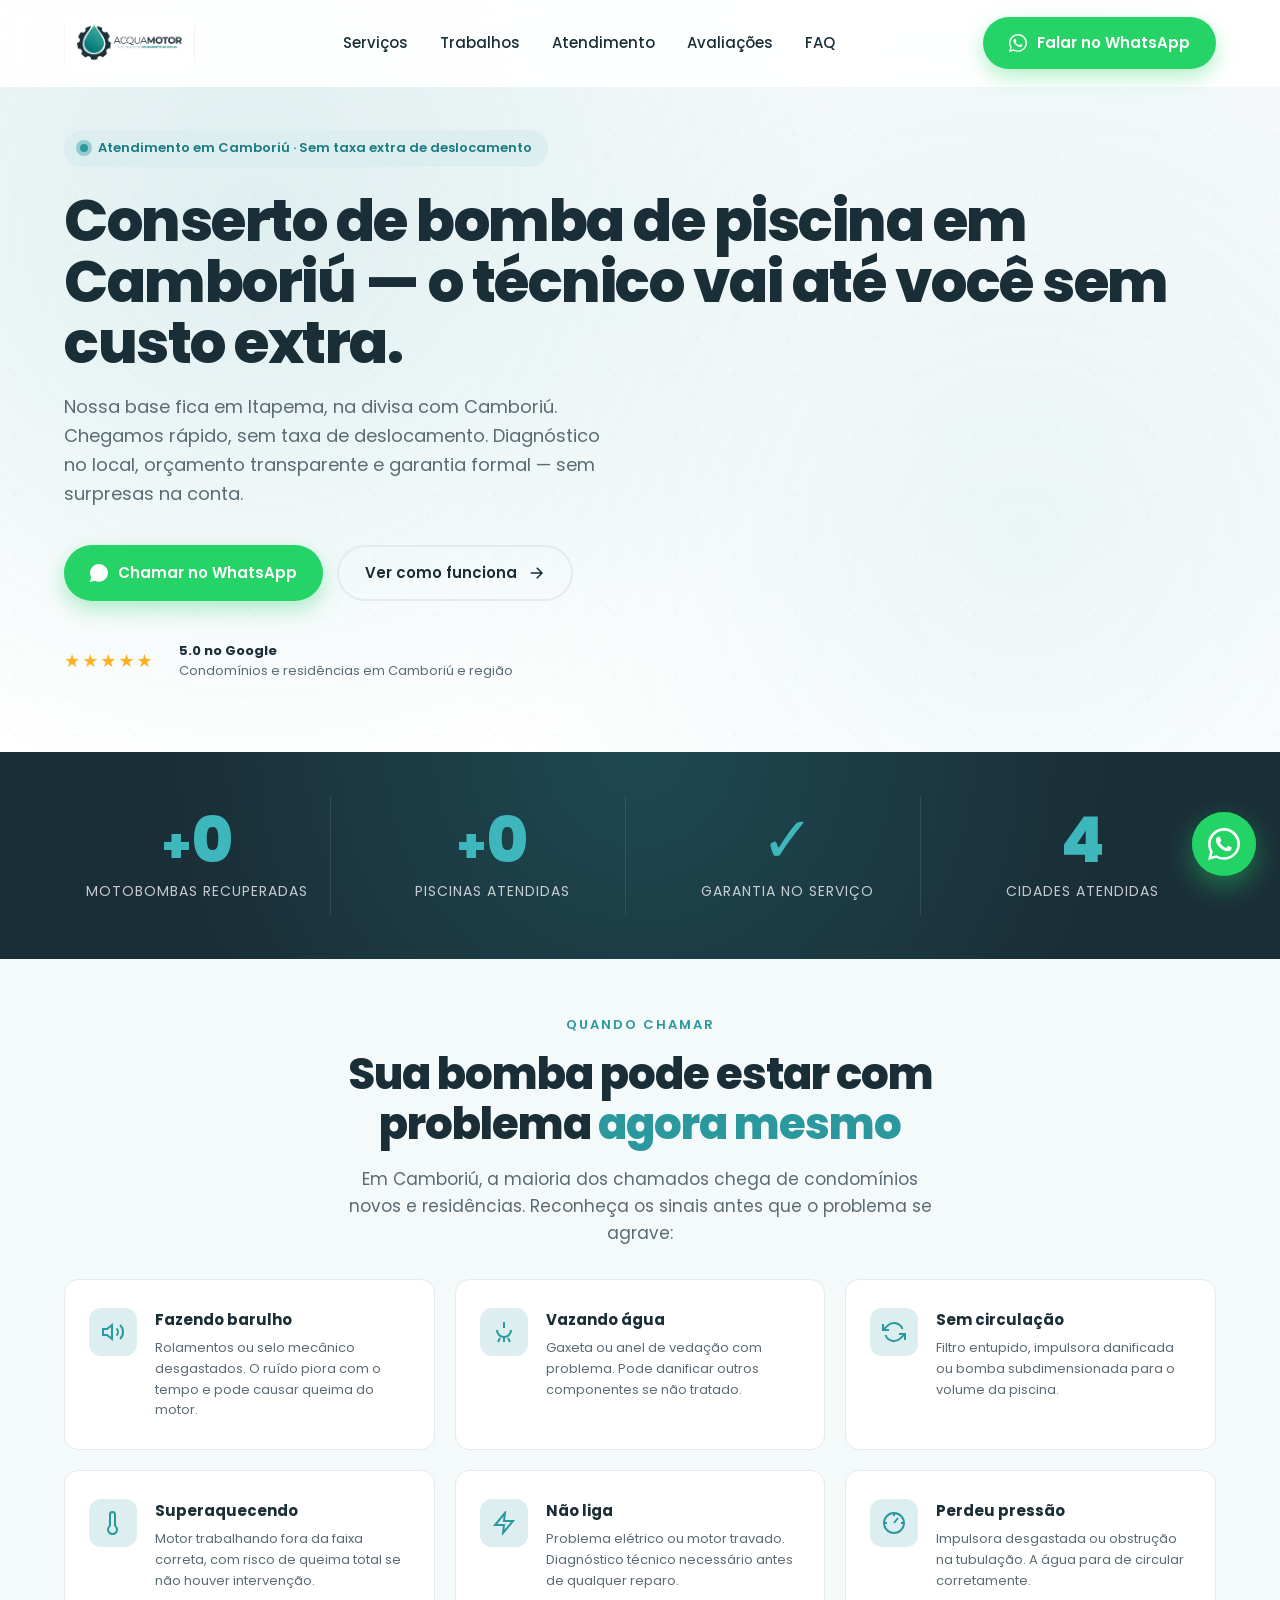
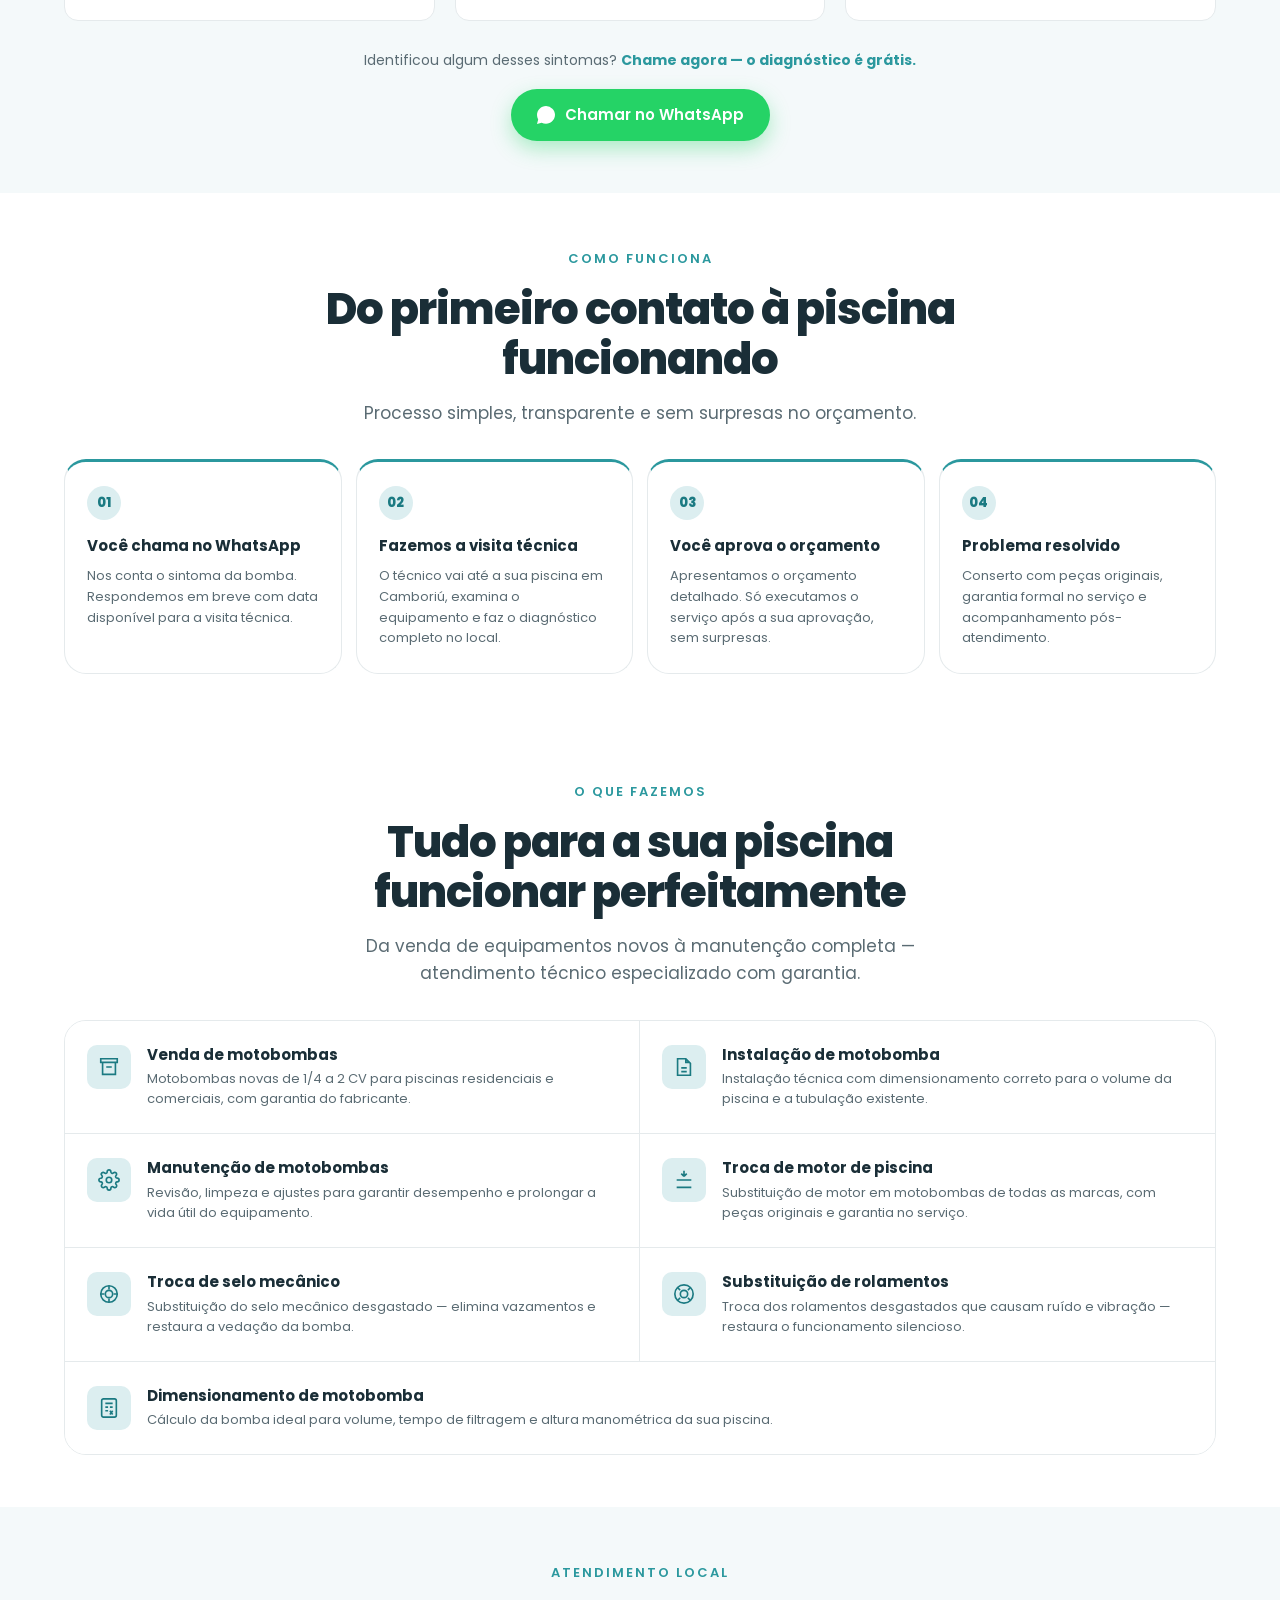
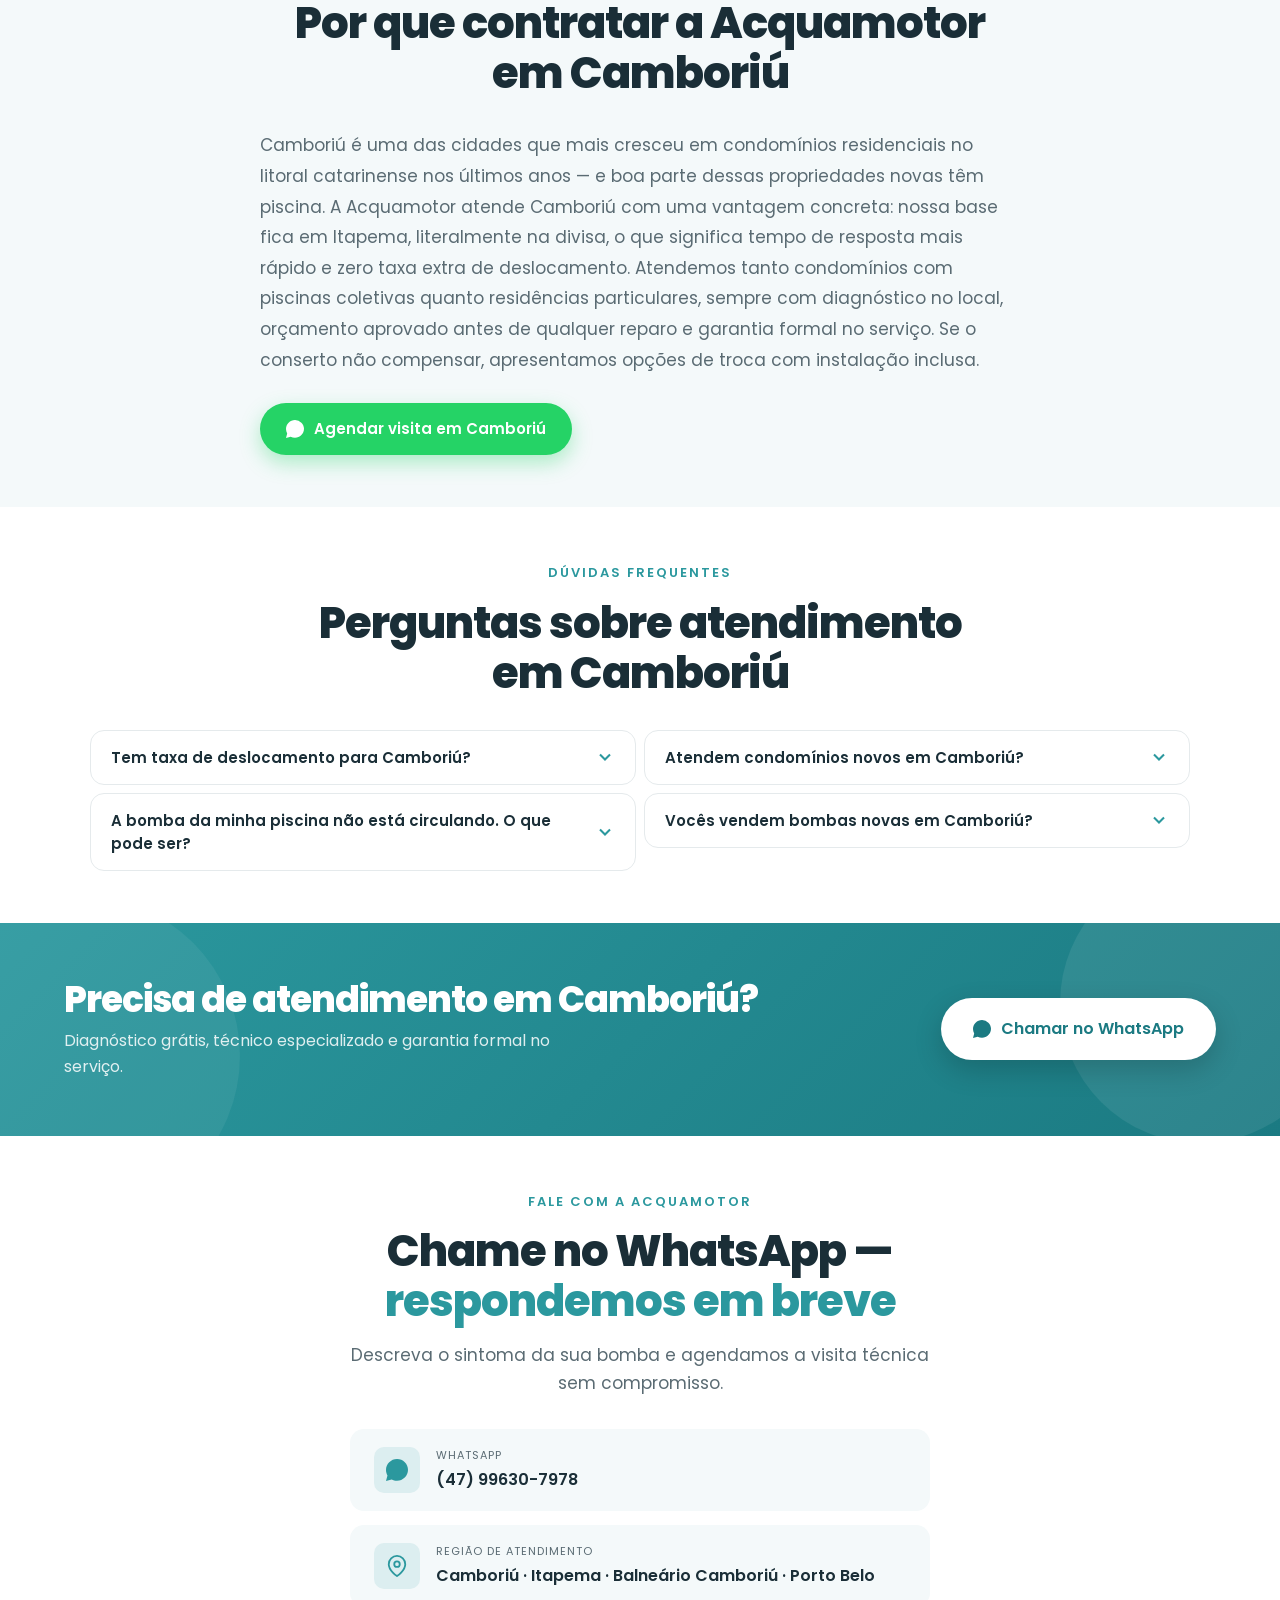
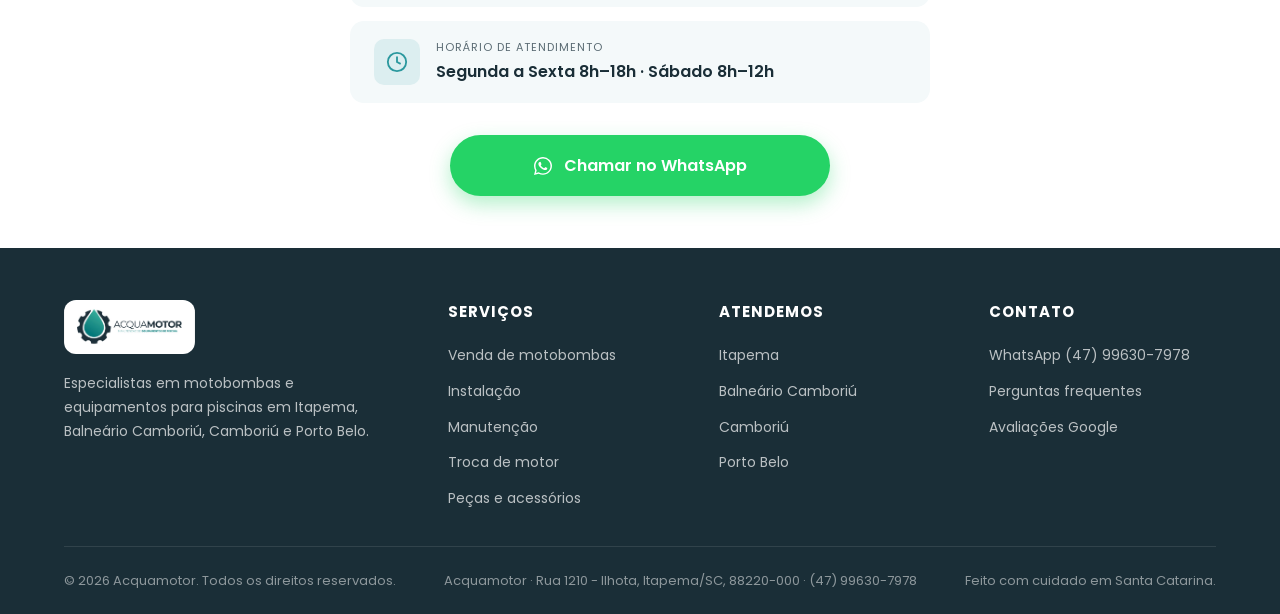
<file: conserto-bomba-piscina-camboriu/index.html>
<!DOCTYPE html>
<html lang="pt-BR">
<head>
<!-- Google Tag Manager -->
<script>(function(w,d,s,l,i){w[l]=w[l]||[];w[l].push({'gtm.start':
new Date().getTime(),event:'gtm.js'});var f=d.getElementsByTagName(s)[0],
j=d.createElement(s),dl=l!='dataLayer'?'&l='+l:'';j.async=true;j.src=
'https://www.googletagmanager.com/gtm.js?id='+i+dl;f.parentNode.insertBefore(j,f);
})(window,document,'script','dataLayer','GTM-K5CRNMFN');</script>
<!-- End Google Tag Manager -->
<meta charset="UTF-8" />
<meta name="viewport" content="width=device-width, initial-scale=1.0" />

<!-- SEO PRIMARY -->
<title>Conserto de Bomba de Piscina em Camboriú — Sem Taxa de Deslocamento | Acquamotor</title>
<meta name="description" content="A Acquamotor conserta e instala bombas de piscina em Camboriú sem taxa extra — nossa base fica em Itapema, na divisa com a cidade. Diagnóstico grátis no local, orçamento transparente e garantia no serviço. Chame agora." />
<meta name="robots" content="index, follow, max-image-preview:large, max-snippet:-1, max-video-preview:-1" />
<meta name="author" content="Acquamotor LTDA" />
<link rel="canonical" href="https://acquamotor.com.br/conserto-bomba-piscina-camboriu/" />

<!-- GEO TAGS -->
<meta name="geo.region" content="BR-SC" />
<meta name="geo.placename" content="Camboriú" />
<meta name="geo.position" content="-27.0228;-48.6567" />
<meta name="ICBM" content="-27.0228, -48.6567" />

<!-- OPEN GRAPH -->
<meta property="og:type" content="website" />
<meta property="og:site_name" content="Acquamotor" />
<meta property="og:locale" content="pt_BR" />
<meta property="og:url" content="https://acquamotor.com.br/conserto-bomba-piscina-camboriu/" />
<meta property="og:title" content="Conserto de Bomba de Piscina em Camboriú — Sem Taxa de Deslocamento | Acquamotor" />
<meta property="og:description" content="A Acquamotor conserta, instala e faz manutenção de bombas de piscina em Camboriú. Sem taxa extra de deslocamento, diagnóstico no local e orçamento transparente. Garantia no serviço. Chame agora." />
<meta property="og:image" content="https://acquamotor.com.br/logo.png" />

<!-- FAVICON -->
<link rel="icon" type="image/svg+xml" href="/favicon.svg?v=2" />
<link rel="apple-touch-icon" href="/logo.png?v=2" />

<!-- STRUCTURED DATA: LOCAL BUSINESS -->
<script type="application/ld+json">
{
  "@context": "https://schema.org",
  "@type": "LocalBusiness",
  "@id": "https://acquamotor.com.br/#business",
  "name": "Acquamotor",
  "description": "Assistência técnica e venda de motobombas para piscinas, spas e saunas. Instalação, troca, conserto e manutenção preventiva com garantia.",
  "url": "https://acquamotor.com.br/",
  "logo": "https://acquamotor.com.br/logo.png",
  "telephone": "+55-47-99630-7978",
  "priceRange": "$$",
  "address": {
    "@type": "PostalAddress",
    "streetAddress": "Rua 1210 - Ilhota",
    "addressLocality": "Itapema",
    "addressRegion": "SC",
    "postalCode": "88220-000",
    "addressCountry": "BR"
  },
  "areaServed": { "@type": "City", "name": "Camboriú" },
  "openingHoursSpecification": [
    { "@type": "OpeningHoursSpecification", "dayOfWeek": ["Monday","Tuesday","Wednesday","Thursday","Friday"], "opens": "08:00", "closes": "18:00" },
    { "@type": "OpeningHoursSpecification", "dayOfWeek": "Saturday", "opens": "08:00", "closes": "12:00" }
  ],
  "sameAs": ["https://wa.me/5547996307978"],
  "aggregateRating": { "@type": "AggregateRating", "ratingValue": "5.0", "reviewCount": "27", "bestRating": "5" }
}
</script>

<!-- STRUCTURED DATA: FAQ PAGE -->
<script type="application/ld+json">
{
  "@context": "https://schema.org",
  "@type": "FAQPage",
  "mainEntity": [
    {
      "@type": "Question",
      "name": "Tem taxa de deslocamento para Camboriú?",
      "acceptedAnswer": {
        "@type": "Answer",
        "text": "Não. Camboriú faz divisa com Itapema, onde ficamos. O atendimento em Camboriú é feito sem nenhuma taxa extra de deslocamento."
      }
    },
    {
      "@type": "Question",
      "name": "Atendem condomínios novos em Camboriú?",
      "acceptedAnswer": {
        "@type": "Answer",
        "text": "Sim. Camboriú tem crescido muito em condomínios residenciais. Atendemos tanto piscinas residenciais quanto de condomínio, fazendo diagnóstico e orçamento no local."
      }
    },
    {
      "@type": "Question",
      "name": "A bomba da minha piscina não está circulando. O que pode ser?",
      "acceptedAnswer": {
        "@type": "Answer",
        "text": "Pode ser filtro entupido, impulsora danificada, bomba subdimensionada ou problema elétrico. O técnico vai ao local, identifica a causa real e apresenta o orçamento antes de qualquer reparo."
      }
    },
    {
      "@type": "Question",
      "name": "Vocês vendem bombas novas em Camboriú?",
      "acceptedAnswer": {
        "@type": "Answer",
        "text": "Sim. Trabalhamos com motobombas Syllent, silenciosas e à prova d'água. Se o conserto não compensar, apresentamos a opção de troca com instalação inclusa."
      }
    }
  ]
}
</script>

<link rel="preconnect" href="https://fonts.googleapis.com" />
<link rel="preconnect" href="https://fonts.gstatic.com" crossorigin />
<link href="https://fonts.googleapis.com/css2?family=Poppins:wght@300;400;500;600;700;800&display=swap" rel="stylesheet" />
<link rel="stylesheet" href="/acquamotor.css" />
<style>
.why-city-text { max-width: 760px; margin: 0 auto; }
.why-city-text p { font-size: 17px; color: var(--gray); line-height: 1.8; }
.city-item[href] { text-decoration: none; cursor: pointer; }
.city-item[href]:hover { transform: translateX(6px); }
</style>
</head>

<body>
<!-- Google Tag Manager (noscript) -->
<noscript><iframe src="https://www.googletagmanager.com/ns.html?id=GTM-K5CRNMFN"
height="0" width="0" style="display:none;visibility:hidden"></iframe></noscript>
<!-- End Google Tag Manager (noscript) -->

<!-- HEADER -->
<header id="header">
  <div class="container">
    <nav class="nav">
      <a href="/" class="logo" aria-label="Acquamotor — início">
        <img src="/logo.png" alt="Acquamotor — motobombas Syllent e manutenção de piscinas em Itapema" class="logo-img" onerror="this.style.display='none'; this.nextElementSibling.style.display='flex';" />
        <svg class="logo-svg" viewBox="0 0 260 88" xmlns="http://www.w3.org/2000/svg" aria-hidden="true">
          <defs>
            <linearGradient id="navLogoDrop" x1="0%" y1="0%" x2="0%" y2="100%">
              <stop offset="0%" stop-color="#3DB6BC"/>
              <stop offset="55%" stop-color="#2B989E"/>
              <stop offset="100%" stop-color="#1B7A82"/>
            </linearGradient>
          </defs>
          <g transform="translate(36 36)">
            <g fill="#1A2E37">
              <rect x="-4.5" y="-34" width="9" height="8" rx="1.5"/>
              <rect x="-4.5" y="-34" width="9" height="8" rx="1.5" transform="rotate(30)"/>
              <rect x="-4.5" y="-34" width="9" height="8" rx="1.5" transform="rotate(60)"/>
              <rect x="-4.5" y="-34" width="9" height="8" rx="1.5" transform="rotate(90)"/>
              <rect x="-4.5" y="-34" width="9" height="8" rx="1.5" transform="rotate(120)"/>
              <rect x="-4.5" y="-34" width="9" height="8" rx="1.5" transform="rotate(150)"/>
              <rect x="-4.5" y="-34" width="9" height="8" rx="1.5" transform="rotate(180)"/>
              <rect x="-4.5" y="-34" width="9" height="8" rx="1.5" transform="rotate(210)"/>
              <rect x="-4.5" y="-34" width="9" height="8" rx="1.5" transform="rotate(240)"/>
              <rect x="-4.5" y="-34" width="9" height="8" rx="1.5" transform="rotate(270)"/>
              <rect x="-4.5" y="-34" width="9" height="8" rx="1.5" transform="rotate(300)"/>
              <rect x="-4.5" y="-34" width="9" height="8" rx="1.5" transform="rotate(330)"/>
            </g>
            <circle r="27" fill="#1A2E37"/>
            <circle r="23" fill="#FFFFFF"/>
            <path d="M0 -18 C -9 -5, -15 3, -15 11 C -15 19, -8 24, 0 24 C 8 24, 15 19, 15 11 C 15 3, 9 -5, 0 -18 Z"
                  fill="url(#navLogoDrop)" stroke="#FFFFFF" stroke-width="1.2"/>
          </g>
          <text x="82" y="46" font-family="Poppins, sans-serif" font-size="22" font-weight="800" letter-spacing="-0.5">
            <tspan fill="#1A2E37">ACQUA</tspan><tspan fill="#2B989E">MOTOR</tspan>
          </text>
          <text x="82" y="64" font-family="Poppins, sans-serif" font-size="8.2" font-weight="500" letter-spacing="1.2">
            <tspan fill="#5A6B73">MANUTENÇÃO DE </tspan><tspan fill="#2B989E" font-weight="700">EQUIPAMENTOS DE PISCINA</tspan>
          </text>
        </svg>
      </a>

      <ul class="nav-links" id="navLinks">
        <li><a href="/#servicos">Serviços</a></li>
        <li><a href="/#galeria">Trabalhos</a></li>
        <li><a href="/#atendimento">Atendimento</a></li>
        <li><a href="/#avaliacoes">Avaliações</a></li>
        <li><a href="#faq">FAQ</a></li>
      </ul>

      <a href="https://wa.me/5547996307978?text=Ol%C3%A1!%20Preciso%20de%20atendimento%20em%20Cambori%C3%BA" target="_blank" rel="noopener" class="btn btn-whatsapp nav-cta">
        <svg viewBox="0 0 24 24" fill="currentColor"><path d="M20.5 3.5A11.9 11.9 0 0 0 12 0C5.4 0 0 5.4 0 12c0 2.1.6 4.2 1.6 6L0 24l6.2-1.6c1.7.9 3.7 1.4 5.8 1.4 6.6 0 12-5.4 12-12 0-3.2-1.3-6.2-3.5-8.3zM12 22c-1.9 0-3.7-.5-5.3-1.4l-.4-.2-3.7 1 1-3.6-.2-.4A9.9 9.9 0 0 1 2 12c0-5.5 4.5-10 10-10s10 4.5 10 10-4.5 10-10 10zm5.5-7.5c-.3-.1-1.8-.9-2-1s-.5-.1-.7.1c-.2.3-.8 1-1 1.2-.2.2-.4.2-.6.1-.3-.1-1.3-.5-2.4-1.5-.9-.8-1.5-1.8-1.7-2.1-.2-.3 0-.5.1-.6l.4-.5c.1-.2.2-.3.3-.5.1-.2 0-.3 0-.5s-.7-1.6-.9-2.2c-.2-.6-.5-.5-.7-.5h-.6c-.2 0-.5.1-.8.4-.3.3-1 1-1 2.4s1 2.8 1.2 3c.1.2 2 3.1 4.9 4.3.7.3 1.3.5 1.7.6.7.2 1.3.2 1.8.1.6-.1 1.8-.7 2-1.4.2-.7.2-1.3.2-1.4-.1-.1-.3-.2-.6-.3z"/></svg>
        Falar no WhatsApp
      </a>

      <button class="mobile-toggle" id="mobileToggle" aria-label="Abrir menu">
        <svg viewBox="0 0 24 24" fill="none" stroke="currentColor" stroke-width="2"><path d="M3 6h18M3 12h18M3 18h18"/></svg>
      </button>
    </nav>
  </div>
</header>

<!-- HERO -->
<section class="hero" id="top">
  <div class="container">
    <div class="hero-grid" style="grid-template-columns: 1fr;">
      <div class="hero-copy">
        <div class="hero-badge">
          <span class="pulse-dot"></span>
          Atendimento em Camboriú · Sem taxa extra de deslocamento
        </div>
        <h1>Conserto de bomba de piscina em Camboriú — o técnico vai até você sem custo extra.</h1>
        <p class="hero-sub">
          Nossa base fica em Itapema, na divisa com Camboriú. Chegamos rápido, sem taxa de deslocamento. Diagnóstico no local, orçamento transparente e garantia formal — sem surpresas na conta.
        </p>
        <div class="hero-ctas">
          <a href="https://wa.me/5547996307978?text=Ol%C3%A1!%20Preciso%20de%20atendimento%20em%20Cambori%C3%BA" target="_blank" rel="noopener" class="btn btn-whatsapp">
            <svg viewBox="0 0 24 24" fill="currentColor" style="width:18px;height:18px"><path d="M20.5 3.5A11.9 11.9 0 0 0 12 0C5.4 0 0 5.4 0 12c0 2.1.6 4.2 1.6 6L0 24l6.2-1.6c1.7.9 3.7 1.4 5.8 1.4 6.6 0 12-5.4 12-12 0-3.2-1.3-6.2-3.5-8.3z"/></svg>
            Chamar no WhatsApp
          </a>
          <a href="#como-funciona" class="btn btn-outline">
            Ver como funciona
            <svg viewBox="0 0 24 24" fill="none" stroke="currentColor" stroke-width="2"><path d="M5 12h14M13 5l7 7-7 7"/></svg>
          </a>
        </div>
        <div class="hero-trust">
          <div class="stars">★★★★★</div>
          <div class="trust-text">
            <strong>5.0 no Google</strong><br/>
            Condomínios e residências em Camboriú e região
          </div>
        </div>
      </div>
    </div>
  </div>
</section>

<!-- STATS -->
<div class="stats">
  <div class="container">
    <div class="stats-grid">
      <div class="stat reveal"><div class="num" data-count="1500"><span class="prefix">+</span><span class="val">0</span></div><div class="label">Motobombas recuperadas</div></div>
      <div class="stat reveal reveal-delay-1"><div class="num" data-count="1000"><span class="prefix">+</span><span class="val">0</span></div><div class="label">Piscinas atendidas</div></div>
      <div class="stat reveal reveal-delay-2"><div class="num">✓</div><div class="label">Garantia no serviço</div></div>
      <div class="stat reveal reveal-delay-3"><div class="num">4</div><div class="label">Cidades atendidas</div></div>
    </div>
  </div>
</div>

<!-- QUANDO CHAMAR / SINTOMAS -->
<section class="alt">
  <div class="container">
    <div class="section-head reveal">
      <span class="eyebrow">QUANDO CHAMAR</span>
      <h2>Sua bomba pode estar com problema <span class="accent">agora mesmo</span></h2>
      <p class="section-sub">Em Camboriú, a maioria dos chamados chega de condomínios novos e residências. Reconheça os sinais antes que o problema se agrave:</p>
    </div>

    <div class="sintomas-grid">
      <div class="sintoma-card reveal">
        <div class="sintoma-icon">
          <svg viewBox="0 0 24 24" fill="none" stroke="currentColor" stroke-width="2"><polygon points="11 5 6 9 2 9 2 15 6 15 11 19 11 5"/><path d="M15.54 8.46a5 5 0 0 1 0 7.07"/><path d="M19.07 4.93a10 10 0 0 1 0 14.14"/></svg>
        </div>
        <div>
          <h3>Fazendo barulho</h3>
          <p>Rolamentos ou selo mecânico desgastados. O ruído piora com o tempo e pode causar queima do motor.</p>
        </div>
      </div>

      <div class="sintoma-card reveal reveal-delay-1">
        <div class="sintoma-icon">
          <svg viewBox="0 0 24 24" fill="none" stroke="currentColor" stroke-width="2"><path d="M12 2v6"/><path d="M5 10a7 7 0 0 0 14 0"/><path d="M8 18l-2 4"/><path d="M16 18l2 4"/><path d="M12 16v6"/></svg>
        </div>
        <div>
          <h3>Vazando água</h3>
          <p>Gaxeta ou anel de vedação com problema. Pode danificar outros componentes se não tratado.</p>
        </div>
      </div>

      <div class="sintoma-card reveal reveal-delay-2">
        <div class="sintoma-icon">
          <svg viewBox="0 0 24 24" fill="none" stroke="currentColor" stroke-width="2"><polyline points="1 4 1 10 7 10"/><polyline points="23 20 23 14 17 14"/><path d="M20.49 9A9 9 0 0 0 5.64 5.64L1 10m22 4l-4.64 4.36A9 9 0 0 1 3.51 15"/></svg>
        </div>
        <div>
          <h3>Sem circulação</h3>
          <p>Filtro entupido, impulsora danificada ou bomba subdimensionada para o volume da piscina.</p>
        </div>
      </div>

      <div class="sintoma-card reveal">
        <div class="sintoma-icon">
          <svg viewBox="0 0 24 24" fill="none" stroke="currentColor" stroke-width="2"><path d="M14 14.76V3.5a2.5 2.5 0 0 0-5 0v11.26a4.5 4.5 0 1 0 5 0z"/></svg>
        </div>
        <div>
          <h3>Superaquecendo</h3>
          <p>Motor trabalhando fora da faixa correta, com risco de queima total se não houver intervenção.</p>
        </div>
      </div>

      <div class="sintoma-card reveal reveal-delay-1">
        <div class="sintoma-icon">
          <svg viewBox="0 0 24 24" fill="none" stroke="currentColor" stroke-width="2"><polygon points="13 2 3 14 12 14 11 22 21 10 12 10 13 2"/></svg>
        </div>
        <div>
          <h3>Não liga</h3>
          <p>Problema elétrico ou motor travado. Diagnóstico técnico necessário antes de qualquer reparo.</p>
        </div>
      </div>

      <div class="sintoma-card reveal reveal-delay-2">
        <div class="sintoma-icon">
          <svg viewBox="0 0 24 24" fill="none" stroke="currentColor" stroke-width="2"><circle cx="12" cy="12" r="10"/><line x1="2" y1="12" x2="5" y2="12"/><line x1="19" y1="12" x2="22" y2="12"/><line x1="12" y1="2" x2="12" y2="5"/><path d="M12 12l4-5"/></svg>
        </div>
        <div>
          <h3>Perdeu pressão</h3>
          <p>Impulsora desgastada ou obstrução na tubulação. A água para de circular corretamente.</p>
        </div>
      </div>
    </div>

    <p class="sintoma-note reveal">Identificou algum desses sintomas? <strong>Chame agora — o diagnóstico é grátis.</strong>
      <br/><a href="https://wa.me/5547996307978?text=Ol%C3%A1!%20Preciso%20de%20atendimento%20em%20Cambori%C3%BA" target="_blank" rel="noopener" class="btn btn-whatsapp" style="margin-top:18px; display:inline-flex;">
        <svg viewBox="0 0 24 24" fill="currentColor" style="width:18px;height:18px"><path d="M20.5 3.5A11.9 11.9 0 0 0 12 0C5.4 0 0 5.4 0 12c0 2.1.6 4.2 1.6 6L0 24l6.2-1.6c1.7.9 3.7 1.4 5.8 1.4 6.6 0 12-5.4 12-12 0-3.2-1.3-6.2-3.5-8.3z"/></svg>
        Chamar no WhatsApp
      </a>
    </p>
  </div>
</section>

<!-- COMO FUNCIONA -->
<section id="como-funciona">
  <div class="container">
    <div class="section-head reveal">
      <span class="eyebrow">COMO FUNCIONA</span>
      <h2>Do primeiro contato à piscina funcionando</h2>
      <p class="section-sub">Processo simples, transparente e sem surpresas no orçamento.</p>
    </div>

    <div class="steps-row">
      <div class="step-item reveal">
        <div class="step-num">01</div>
        <div class="step-title">Você chama no WhatsApp</div>
        <p class="step-text">Nos conta o sintoma da bomba. Respondemos em breve com data disponível para a visita técnica.</p>
      </div>
      <div class="step-item reveal reveal-delay-1">
        <div class="step-num">02</div>
        <div class="step-title">Fazemos a visita técnica</div>
        <p class="step-text">O técnico vai até a sua piscina em Camboriú, examina o equipamento e faz o diagnóstico completo no local.</p>
      </div>
      <div class="step-item reveal reveal-delay-2">
        <div class="step-num">03</div>
        <div class="step-title">Você aprova o orçamento</div>
        <p class="step-text">Apresentamos o orçamento detalhado. Só executamos o serviço após a sua aprovação, sem surpresas.</p>
      </div>
      <div class="step-item reveal reveal-delay-3">
        <div class="step-num">04</div>
        <div class="step-title">Problema resolvido</div>
        <p class="step-text">Conserto com peças originais, garantia formal no serviço e acompanhamento pós-atendimento.</p>
      </div>
    </div>
  </div>
</section>

<!-- SERVIÇOS -->
<section id="servicos">
  <div class="container">
    <div class="section-head reveal">
      <span class="eyebrow">O QUE FAZEMOS</span>
      <h2>Tudo para a sua piscina funcionar perfeitamente</h2>
      <p class="section-sub">Da venda de equipamentos novos à manutenção completa — atendimento técnico especializado com garantia.</p>
    </div>

    <div class="services-list">
      <div class="svc-item reveal">
        <div class="svc-icon"><svg viewBox="0 0 24 24" fill="none" stroke="currentColor" stroke-width="1.8"><path d="M3 3h18v4H3zM5 7v13h14V7M9 12h6"/></svg></div>
        <div class="svc-body"><h3>Venda de motobombas</h3><p>Motobombas novas de 1/4 a 2 CV para piscinas residenciais e comerciais, com garantia do fabricante.</p></div>
      </div>
      <div class="svc-item reveal reveal-delay-1">
        <div class="svc-icon"><svg viewBox="0 0 24 24" fill="none" stroke="currentColor" stroke-width="1.8"><path d="M14 3v4h4M5 3h9l5 5v13H5z"/><path d="M9 13h6M9 17h6"/></svg></div>
        <div class="svc-body"><h3>Instalação de motobomba</h3><p>Instalação técnica com dimensionamento correto para o volume da piscina e a tubulação existente.</p></div>
      </div>
      <div class="svc-item reveal reveal-delay-2">
        <div class="svc-icon"><svg viewBox="0 0 24 24" fill="none" stroke="currentColor" stroke-width="1.8"><circle cx="12" cy="12" r="3"/><path d="M19.4 15a1.65 1.65 0 0 0 .33 1.82l.06.06a2 2 0 1 1-2.83 2.83l-.06-.06a1.65 1.65 0 0 0-1.82-.33 1.65 1.65 0 0 0-1 1.51V21a2 2 0 1 1-4 0v-.09A1.65 1.65 0 0 0 9 19.4a1.65 1.65 0 0 0-1.82.33l-.06.06a2 2 0 1 1-2.83-2.83l.06-.06a1.65 1.65 0 0 0 .33-1.82 1.65 1.65 0 0 0-1.51-1H3a2 2 0 1 1 0-4h.09A1.65 1.65 0 0 0 4.6 9a1.65 1.65 0 0 0-.33-1.82l-.06-.06a2 2 0 1 1 2.83-2.83l.06.06a1.65 1.65 0 0 0 1.82.33H9a1.65 1.65 0 0 0 1-1.51V3a2 2 0 1 1 4 0v.09a1.65 1.65 0 0 0 1 1.51 1.65 1.65 0 0 0 1.82-.33l.06-.06a2 2 0 1 1 2.83 2.83l-.06.06a1.65 1.65 0 0 0-.33 1.82V9a1.65 1.65 0 0 0 1.51 1H21a2 2 0 1 1 0 4h-.09a1.65 1.65 0 0 0-1.51 1z"/></svg></div>
        <div class="svc-body"><h3>Manutenção de motobombas</h3><p>Revisão, limpeza e ajustes para garantir desempenho e prolongar a vida útil do equipamento.</p></div>
      </div>
      <div class="svc-item reveal reveal-delay-3">
        <div class="svc-icon"><svg viewBox="0 0 24 24" fill="none" stroke="currentColor" stroke-width="1.8"><path d="M12 2v6m0 0l-3-3m3 3l3-3M4 12h16M4 20h16"/></svg></div>
        <div class="svc-body"><h3>Troca de motor de piscina</h3><p>Substituição de motor em motobombas de todas as marcas, com peças originais e garantia no serviço.</p></div>
      </div>
      <div class="svc-item reveal">
        <div class="svc-icon"><svg viewBox="0 0 24 24" fill="none" stroke="currentColor" stroke-width="1.8"><circle cx="12" cy="12" r="4"/><circle cx="12" cy="12" r="9"/><line x1="12" y1="3" x2="12" y2="7"/><line x1="12" y1="17" x2="12" y2="21"/><line x1="3" y1="12" x2="7" y2="12"/><line x1="17" y1="12" x2="21" y2="12"/></svg></div>
        <div class="svc-body"><h3>Troca de selo mecânico</h3><p>Substituição do selo mecânico desgastado — elimina vazamentos e restaura a vedação da bomba.</p></div>
      </div>
      <div class="svc-item reveal reveal-delay-1">
        <div class="svc-icon"><svg viewBox="0 0 24 24" fill="none" stroke="currentColor" stroke-width="1.8"><circle cx="12" cy="12" r="10"/><circle cx="12" cy="12" r="4"/><line x1="4.93" y1="4.93" x2="7.76" y2="7.76"/><line x1="16.24" y1="16.24" x2="19.07" y2="19.07"/><line x1="4.93" y1="19.07" x2="7.76" y2="16.24"/><line x1="16.24" y1="7.76" x2="19.07" y2="4.93"/></svg></div>
        <div class="svc-body"><h3>Substituição de rolamentos</h3><p>Troca dos rolamentos desgastados que causam ruído e vibração — restaura o funcionamento silencioso.</p></div>
      </div>
      <div class="svc-item reveal reveal-delay-2">
        <div class="svc-icon"><svg viewBox="0 0 24 24" fill="none" stroke="currentColor" stroke-width="1.8"><rect x="4" y="2" width="16" height="20" rx="2"/><line x1="8" y1="7" x2="16" y2="7"/><line x1="8" y1="11" x2="11" y2="11"/><line x1="8" y1="15" x2="11" y2="15"/><line x1="13" y1="11" x2="16" y2="11"/><line x1="13" y1="15" x2="16" y2="19"/><line x1="16" y1="15" x2="13" y2="19"/></svg></div>
        <div class="svc-body"><h3>Dimensionamento de motobomba</h3><p>Cálculo da bomba ideal para volume, tempo de filtragem e altura manométrica da sua piscina.</p></div>
      </div>
    </div>
  </div>
</section>

<!-- POR QUE ACQUAMOTOR ATENDE CAMBORIÚ -->
<section class="alt">
  <div class="container">
    <div class="section-head reveal">
      <span class="eyebrow">ATENDIMENTO LOCAL</span>
      <h2>Por que contratar a Acquamotor em Camboriú</h2>
    </div>
    <div class="why-city-text reveal">
      <p>Camboriú é uma das cidades que mais cresceu em condomínios residenciais no litoral catarinense nos últimos anos — e boa parte dessas propriedades novas têm piscina. A Acquamotor atende Camboriú com uma vantagem concreta: nossa base fica em Itapema, literalmente na divisa, o que significa tempo de resposta mais rápido e zero taxa extra de deslocamento. Atendemos tanto condomínios com piscinas coletivas quanto residências particulares, sempre com diagnóstico no local, orçamento aprovado antes de qualquer reparo e garantia formal no serviço. Se o conserto não compensar, apresentamos opções de troca com instalação inclusa.</p>
      <a href="https://wa.me/5547996307978?text=Ol%C3%A1!%20Preciso%20de%20atendimento%20em%20Cambori%C3%BA" target="_blank" rel="noopener" class="btn btn-whatsapp" style="margin-top:28px; display:inline-flex;">
        <svg viewBox="0 0 24 24" fill="currentColor" style="width:18px;height:18px"><path d="M20.5 3.5A11.9 11.9 0 0 0 12 0C5.4 0 0 5.4 0 12c0 2.1.6 4.2 1.6 6L0 24l6.2-1.6c1.7.9 3.7 1.4 5.8 1.4 6.6 0 12-5.4 12-12 0-3.2-1.3-6.2-3.5-8.3z"/></svg>
        Agendar visita em Camboriú
      </a>
    </div>
  </div>
</section>

<!-- FAQ DA CIDADE -->
<section id="faq">
  <div class="container">
    <div class="section-head reveal">
      <span class="eyebrow">DÚVIDAS FREQUENTES</span>
      <h2>Perguntas sobre atendimento em Camboriú</h2>
    </div>
    <div class="faq-list reveal">
      <div class="faq-item">
        <button class="faq-question" aria-expanded="false">
          Tem taxa de deslocamento para Camboriú?
          <svg class="faq-chevron" viewBox="0 0 24 24" fill="none" stroke="currentColor" stroke-width="2.5"><polyline points="6 9 12 15 18 9"/></svg>
        </button>
        <div class="faq-answer" role="region">
          <div class="faq-answer-inner">Não. Camboriú faz divisa com Itapema, onde ficamos. O atendimento em Camboriú é feito sem nenhuma taxa extra de deslocamento.</div>
        </div>
      </div>
      <div class="faq-item">
        <button class="faq-question" aria-expanded="false">
          Atendem condomínios novos em Camboriú?
          <svg class="faq-chevron" viewBox="0 0 24 24" fill="none" stroke="currentColor" stroke-width="2.5"><polyline points="6 9 12 15 18 9"/></svg>
        </button>
        <div class="faq-answer" role="region">
          <div class="faq-answer-inner">Sim. Camboriú tem crescido muito em condomínios residenciais. Atendemos tanto piscinas residenciais quanto de condomínio, fazendo diagnóstico e orçamento no local.</div>
        </div>
      </div>
      <div class="faq-item">
        <button class="faq-question" aria-expanded="false">
          A bomba da minha piscina não está circulando. O que pode ser?
          <svg class="faq-chevron" viewBox="0 0 24 24" fill="none" stroke="currentColor" stroke-width="2.5"><polyline points="6 9 12 15 18 9"/></svg>
        </button>
        <div class="faq-answer" role="region">
          <div class="faq-answer-inner">Pode ser filtro entupido, impulsora danificada, bomba subdimensionada ou problema elétrico. O técnico vai ao local, identifica a causa real e apresenta o orçamento antes de qualquer reparo.</div>
        </div>
      </div>
      <div class="faq-item">
        <button class="faq-question" aria-expanded="false">
          Vocês vendem bombas novas em Camboriú?
          <svg class="faq-chevron" viewBox="0 0 24 24" fill="none" stroke="currentColor" stroke-width="2.5"><polyline points="6 9 12 15 18 9"/></svg>
        </button>
        <div class="faq-answer" role="region">
          <div class="faq-answer-inner">Sim. Trabalhamos com motobombas Syllent, silenciosas e à prova d'água. Se o conserto não compensar, apresentamos a opção de troca com instalação inclusa.</div>
        </div>
      </div>
    </div>
  </div>
</section>

<!-- CTA BAR -->
<div class="cta-bar">
  <div class="container">
    <div class="cta-inner reveal">
      <div>
        <h2>Precisa de atendimento em Camboriú?</h2>
        <p>Diagnóstico grátis, técnico especializado e garantia formal no serviço.</p>
      </div>
      <a href="https://wa.me/5547996307978?text=Ol%C3%A1!%20Preciso%20de%20atendimento%20em%20Cambori%C3%BA" target="_blank" rel="noopener" class="btn btn-whatsapp">
        <svg viewBox="0 0 24 24" fill="currentColor" style="width:18px;height:18px"><path d="M20.5 3.5A11.9 11.9 0 0 0 12 0C5.4 0 0 5.4 0 12c0 2.1.6 4.2 1.6 6L0 24l6.2-1.6c1.7.9 3.7 1.4 5.8 1.4 6.6 0 12-5.4 12-12 0-3.2-1.3-6.2-3.5-8.3z"/></svg>
        Chamar no WhatsApp
      </a>
    </div>
  </div>
</div>

<!-- CONTACT -->
<section id="contato">
  <div class="container">
    <div class="section-head reveal">
      <span class="eyebrow">FALE COM A ACQUAMOTOR</span>
      <h2>Chame no WhatsApp — <span class="accent">respondemos em breve</span></h2>
      <p class="section-sub">Descreva o sintoma da sua bomba e agendamos a visita técnica sem compromisso.</p>
    </div>

    <div class="contact-simple reveal">
      <div class="contact-simple-methods">
        <div class="contact-simple-item">
          <div class="ci-icon"><svg viewBox="0 0 24 24" fill="currentColor"><path d="M20.5 3.5A11.9 11.9 0 0 0 12 0C5.4 0 0 5.4 0 12c0 2.1.6 4.2 1.6 6L0 24l6.2-1.6c1.7.9 3.7 1.4 5.8 1.4 6.6 0 12-5.4 12-12 0-3.2-1.3-6.2-3.5-8.3z"/></svg></div>
          <div>
            <div class="ci-label">WhatsApp</div>
            <div class="ci-value">(47) 99630-7978</div>
          </div>
        </div>
        <div class="contact-simple-item">
          <div class="ci-icon"><svg viewBox="0 0 24 24" fill="none" stroke="currentColor" stroke-width="2"><path d="M21 10c0 7-9 13-9 13s-9-6-9-13a9 9 0 0 1 18 0z"/><circle cx="12" cy="10" r="3"/></svg></div>
          <div>
            <div class="ci-label">Região de atendimento</div>
            <div class="ci-value">Camboriú · Itapema · Balneário Camboriú · Porto Belo</div>
          </div>
        </div>
        <div class="contact-simple-item">
          <div class="ci-icon"><svg viewBox="0 0 24 24" fill="none" stroke="currentColor" stroke-width="2"><circle cx="12" cy="12" r="10"/><polyline points="12 6 12 12 16 14"/></svg></div>
          <div>
            <div class="ci-label">Horário de atendimento</div>
            <div class="ci-value">Segunda a Sexta 8h–18h · Sábado 8h–12h</div>
          </div>
        </div>
      </div>
      <a href="https://wa.me/5547996307978?text=Ol%C3%A1!%20Preciso%20de%20atendimento%20em%20Cambori%C3%BA" target="_blank" rel="noopener" class="btn btn-whatsapp btn-wa-big">
        <svg viewBox="0 0 24 24" fill="currentColor"><path d="M20.5 3.5A11.9 11.9 0 0 0 12 0C5.4 0 0 5.4 0 12c0 2.1.6 4.2 1.6 6L0 24l6.2-1.6c1.7.9 3.7 1.4 5.8 1.4 6.6 0 12-5.4 12-12 0-3.2-1.3-6.2-3.5-8.3zM12 22c-1.9 0-3.7-.5-5.3-1.4l-.4-.2-3.7 1 1-3.6-.2-.4A9.9 9.9 0 0 1 2 12c0-5.5 4.5-10 10-10s10 4.5 10 10-4.5 10-10 10zm5.5-7.5c-.3-.1-1.8-.9-2-1s-.5-.1-.7.1c-.2.3-.8 1-1 1.2-.2.2-.4.2-.6.1-.3-.1-1.3-.5-2.4-1.5-.9-.8-1.5-1.8-1.7-2.1-.2-.3 0-.5.1-.6l.4-.5c.1-.2.2-.3.3-.5.1-.2 0-.3 0-.5s-.7-1.6-.9-2.2c-.2-.6-.5-.5-.7-.5h-.6c-.2 0-.5.1-.8.4-.3.3-1 1-1 2.4s1 2.8 1.2 3c.1.2 2 3.1 4.9 4.3.7.3 1.3.5 1.7.6.7.2 1.3.2 1.8.1.6-.1 1.8-.7 2-1.4.2-.7.2-1.3.2-1.4-.1-.1-.3-.2-.6-.3z"/></svg>
        Chamar no WhatsApp
      </a>
    </div>
  </div>
</section>

<!-- FOOTER -->
<footer>
  <div class="container">
    <div class="footer-grid">
      <div class="footer-brand">
        <a href="/" class="logo logo-footer" aria-label="Acquamotor — início">
          <img src="/logo.png" alt="Acquamotor — assistência técnica de piscinas em Itapema, BC, Camboriú e Porto Belo" class="logo-img logo-img-light" onerror="this.style.display='none'; this.nextElementSibling.style.display='flex';" />
          <svg class="logo-svg" viewBox="0 0 260 88" xmlns="http://www.w3.org/2000/svg" aria-hidden="true">
            <defs>
              <linearGradient id="footLogoDrop" x1="0%" y1="0%" x2="0%" y2="100%">
                <stop offset="0%" stop-color="#4FC5CB"/>
                <stop offset="55%" stop-color="#2B989E"/>
                <stop offset="100%" stop-color="#1B7A82"/>
              </linearGradient>
            </defs>
            <g transform="translate(36 36)">
              <g fill="#FFFFFF">
                <rect x="-4.5" y="-34" width="9" height="8" rx="1.5"/>
                <rect x="-4.5" y="-34" width="9" height="8" rx="1.5" transform="rotate(30)"/>
                <rect x="-4.5" y="-34" width="9" height="8" rx="1.5" transform="rotate(60)"/>
                <rect x="-4.5" y="-34" width="9" height="8" rx="1.5" transform="rotate(90)"/>
                <rect x="-4.5" y="-34" width="9" height="8" rx="1.5" transform="rotate(120)"/>
                <rect x="-4.5" y="-34" width="9" height="8" rx="1.5" transform="rotate(150)"/>
                <rect x="-4.5" y="-34" width="9" height="8" rx="1.5" transform="rotate(180)"/>
                <rect x="-4.5" y="-34" width="9" height="8" rx="1.5" transform="rotate(210)"/>
                <rect x="-4.5" y="-34" width="9" height="8" rx="1.5" transform="rotate(240)"/>
                <rect x="-4.5" y="-34" width="9" height="8" rx="1.5" transform="rotate(270)"/>
                <rect x="-4.5" y="-34" width="9" height="8" rx="1.5" transform="rotate(300)"/>
                <rect x="-4.5" y="-34" width="9" height="8" rx="1.5" transform="rotate(330)"/>
              </g>
              <circle r="27" fill="#FFFFFF"/>
              <circle r="23" fill="#1A2E37"/>
              <path d="M0 -18 C -9 -5, -15 3, -15 11 C -15 19, -8 24, 0 24 C 8 24, 15 19, 15 11 C 15 3, 9 -5, 0 -18 Z"
                    fill="url(#footLogoDrop)" stroke="#1A2E37" stroke-width="1.2"/>
            </g>
            <text x="82" y="46" font-family="Poppins, sans-serif" font-size="22" font-weight="800" letter-spacing="-0.5">
              <tspan fill="#FFFFFF">ACQUA</tspan><tspan fill="#3DB6BC">MOTOR</tspan>
            </text>
            <text x="82" y="64" font-family="Poppins, sans-serif" font-size="8.2" font-weight="500" letter-spacing="1.2">
              <tspan fill="rgba(255,255,255,0.7)">MANUTENÇÃO DE </tspan><tspan fill="#3DB6BC" font-weight="700">EQUIPAMENTOS DE PISCINA</tspan>
            </text>
          </svg>
        </a>
        <p>Especialistas em motobombas e equipamentos para piscinas em Itapema, Balneário Camboriú, Camboriú e Porto Belo.</p>
      </div>

      <div>
        <h4>Serviços</h4>
        <ul>
          <li><a href="/#servicos">Venda de motobombas</a></li>
          <li><a href="/#servicos">Instalação</a></li>
          <li><a href="/#servicos">Manutenção</a></li>
          <li><a href="/#servicos">Troca de motor</a></li>
          <li><a href="/#servicos">Peças e acessórios</a></li>
        </ul>
      </div>

      <div>
        <h4>Atendemos</h4>
        <ul>
          <li><a href="/">Itapema</a></li>
          <li><a href="/conserto-bomba-piscina-balneario-camboriu/">Balneário Camboriú</a></li>
          <li><a href="/conserto-bomba-piscina-camboriu/">Camboriú</a></li>
          <li><a href="/conserto-bomba-piscina-porto-belo/">Porto Belo</a></li>
        </ul>
      </div>

      <div>
        <h4>Contato</h4>
        <ul>
          <li><a href="https://wa.me/5547996307978" target="_blank" rel="noopener">WhatsApp (47) 99630-7978</a></li>
          <li><a href="/#faq">Perguntas frequentes</a></li>
          <li><a href="/#avaliacoes">Avaliações Google</a></li>
        </ul>
      </div>
    </div>

    <div class="footer-bottom">
      <div>© <span id="year"></span> Acquamotor. Todos os direitos reservados.</div>
      <div>Acquamotor · Rua 1210 - Ilhota, Itapema/SC, 88220-000 · (47) 99630-7978</div>
      <div>Feito com cuidado em Santa Catarina.</div>
    </div>
  </div>
</footer>

<!-- WHATSAPP FLOAT -->
<a href="https://wa.me/5547996307978?text=Ol%C3%A1!%20Preciso%20de%20atendimento%20em%20Cambori%C3%BA" target="_blank" rel="noopener" class="whatsapp-float" aria-label="Falar no WhatsApp">
  <span class="tooltip">Fale no WhatsApp</span>
  <svg viewBox="0 0 24 24" fill="currentColor"><path d="M20.5 3.5A11.9 11.9 0 0 0 12 0C5.4 0 0 5.4 0 12c0 2.1.6 4.2 1.6 6L0 24l6.2-1.6c1.7.9 3.7 1.4 5.8 1.4 6.6 0 12-5.4 12-12 0-3.2-1.3-6.2-3.5-8.3zM12 22c-1.9 0-3.7-.5-5.3-1.4l-.4-.2-3.7 1 1-3.6-.2-.4A9.9 9.9 0 0 1 2 12c0-5.5 4.5-10 10-10s10 4.5 10 10-4.5 10-10 10zm5.5-7.5c-.3-.1-1.8-.9-2-1s-.5-.1-.7.1c-.2.3-.8 1-1 1.2-.2.2-.4.2-.6.1-.3-.1-1.3-.5-2.4-1.5-.9-.8-1.5-1.8-1.7-2.1-.2-.3 0-.5.1-.6l.4-.5c.1-.2.2-.3.3-.5.1-.2 0-.3 0-.5s-.7-1.6-.9-2.2c-.2-.6-.5-.5-.7-.5h-.6c-.2 0-.5.1-.8.4-.3.3-1 1-1 2.4s1 2.8 1.2 3c.1.2 2 3.1 4.9 4.3.7.3 1.3.5 1.7.6.7.2 1.3.2 1.8.1.6-.1 1.8-.7 2-1.4.2-.7.2-1.3.2-1.4-.1-.1-.3-.2-.6-.3z"/></svg>
</a>

<script>
  document.getElementById('year').textContent = new Date().getFullYear();
  const header = document.getElementById('header');
  const onScroll = () => { if (window.scrollY > 20) header.classList.add('scrolled'); else header.classList.remove('scrolled'); };
  window.addEventListener('scroll', onScroll, { passive: true });
  onScroll();
  const toggle = document.getElementById('mobileToggle');
  const navLinks = document.getElementById('navLinks');
  toggle.addEventListener('click', () => navLinks.classList.toggle('open'));
  navLinks.querySelectorAll('a').forEach(a => a.addEventListener('click', () => navLinks.classList.remove('open')));
  const io = new IntersectionObserver((entries) => {
    entries.forEach(e => { if (e.isIntersecting) { e.target.classList.add('visible'); io.unobserve(e.target); } });
  }, { threshold: 0.12, rootMargin: '0px 0px -60px 0px' });
  document.querySelectorAll('.reveal').forEach(el => io.observe(el));
  document.querySelectorAll('.faq-question').forEach(btn => {
    btn.addEventListener('click', () => {
      const item = btn.parentElement;
      const wasOpen = item.classList.contains('open');
      document.querySelectorAll('.faq-item').forEach(i => i.classList.remove('open'));
      if (!wasOpen) { item.classList.add('open'); btn.setAttribute('aria-expanded', 'true'); } else { btn.setAttribute('aria-expanded', 'false'); }
    });
  });
</script>
</body>
</html>
</file>
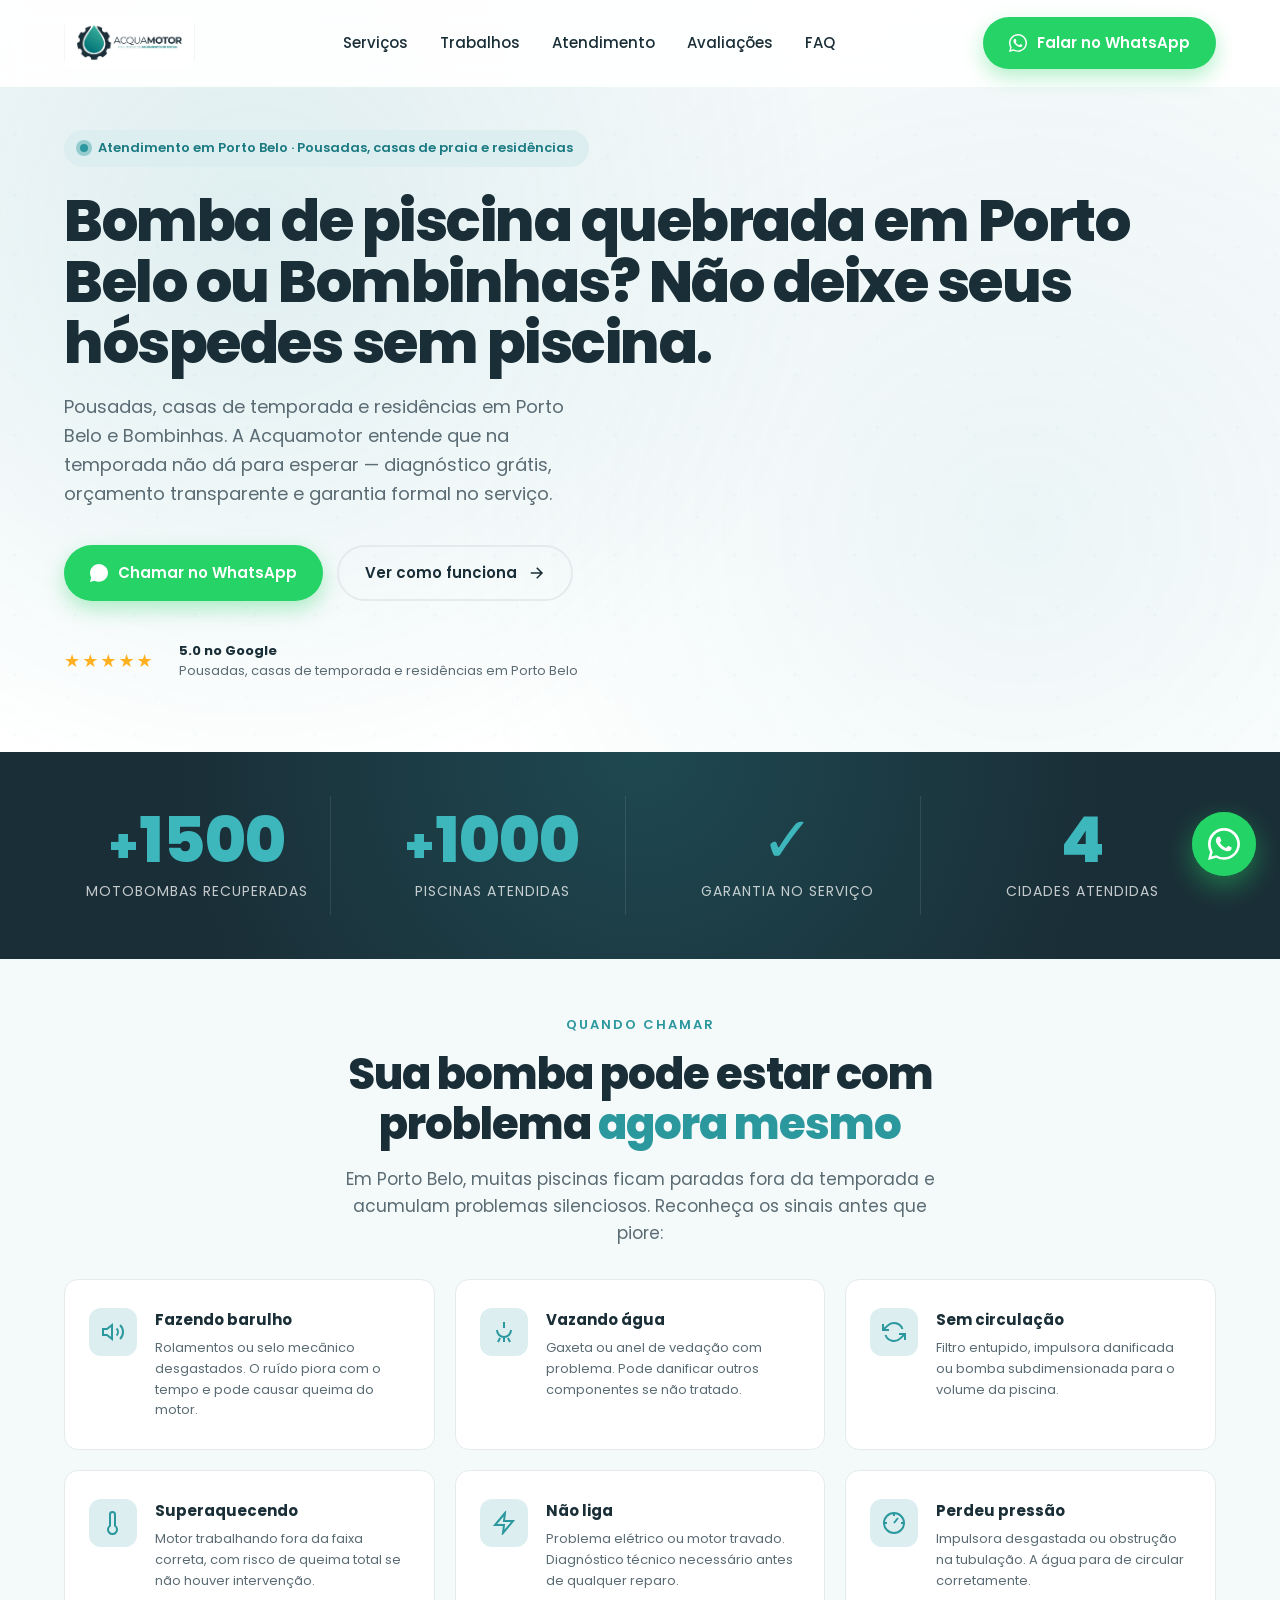
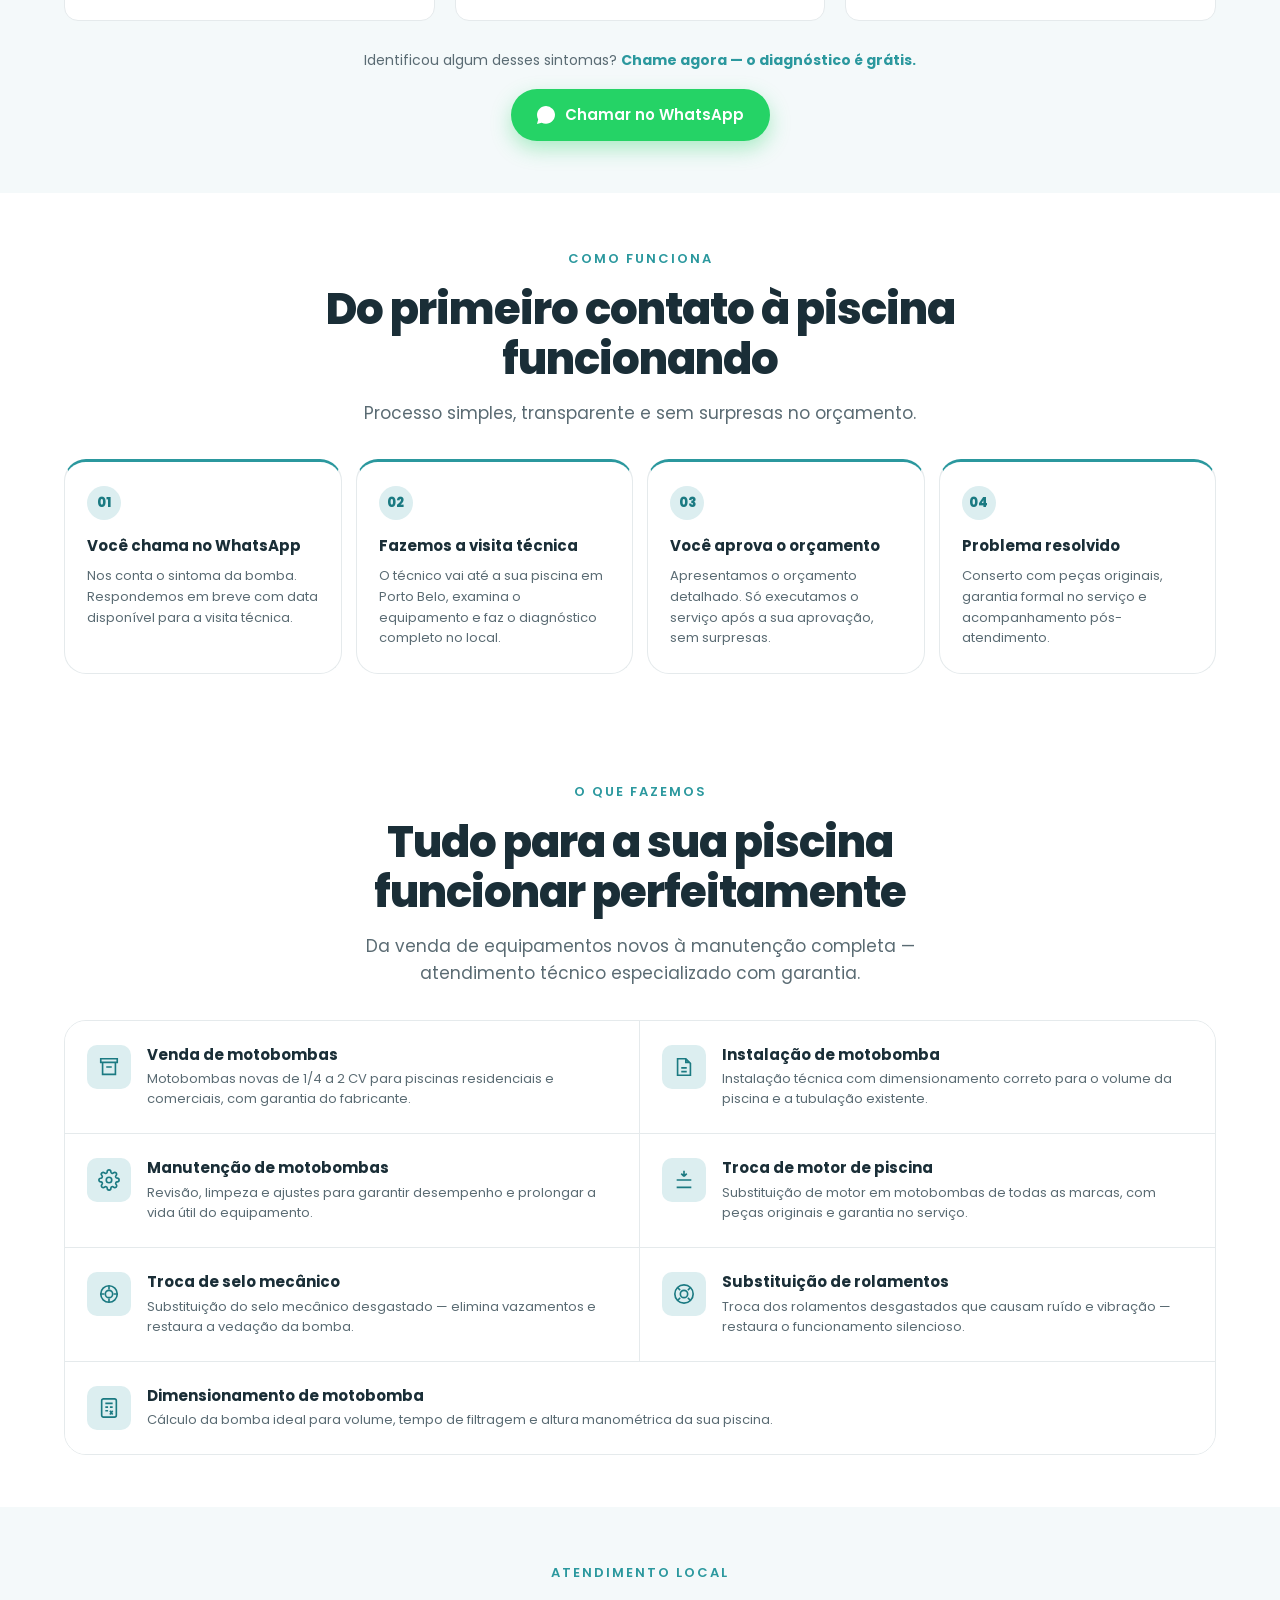
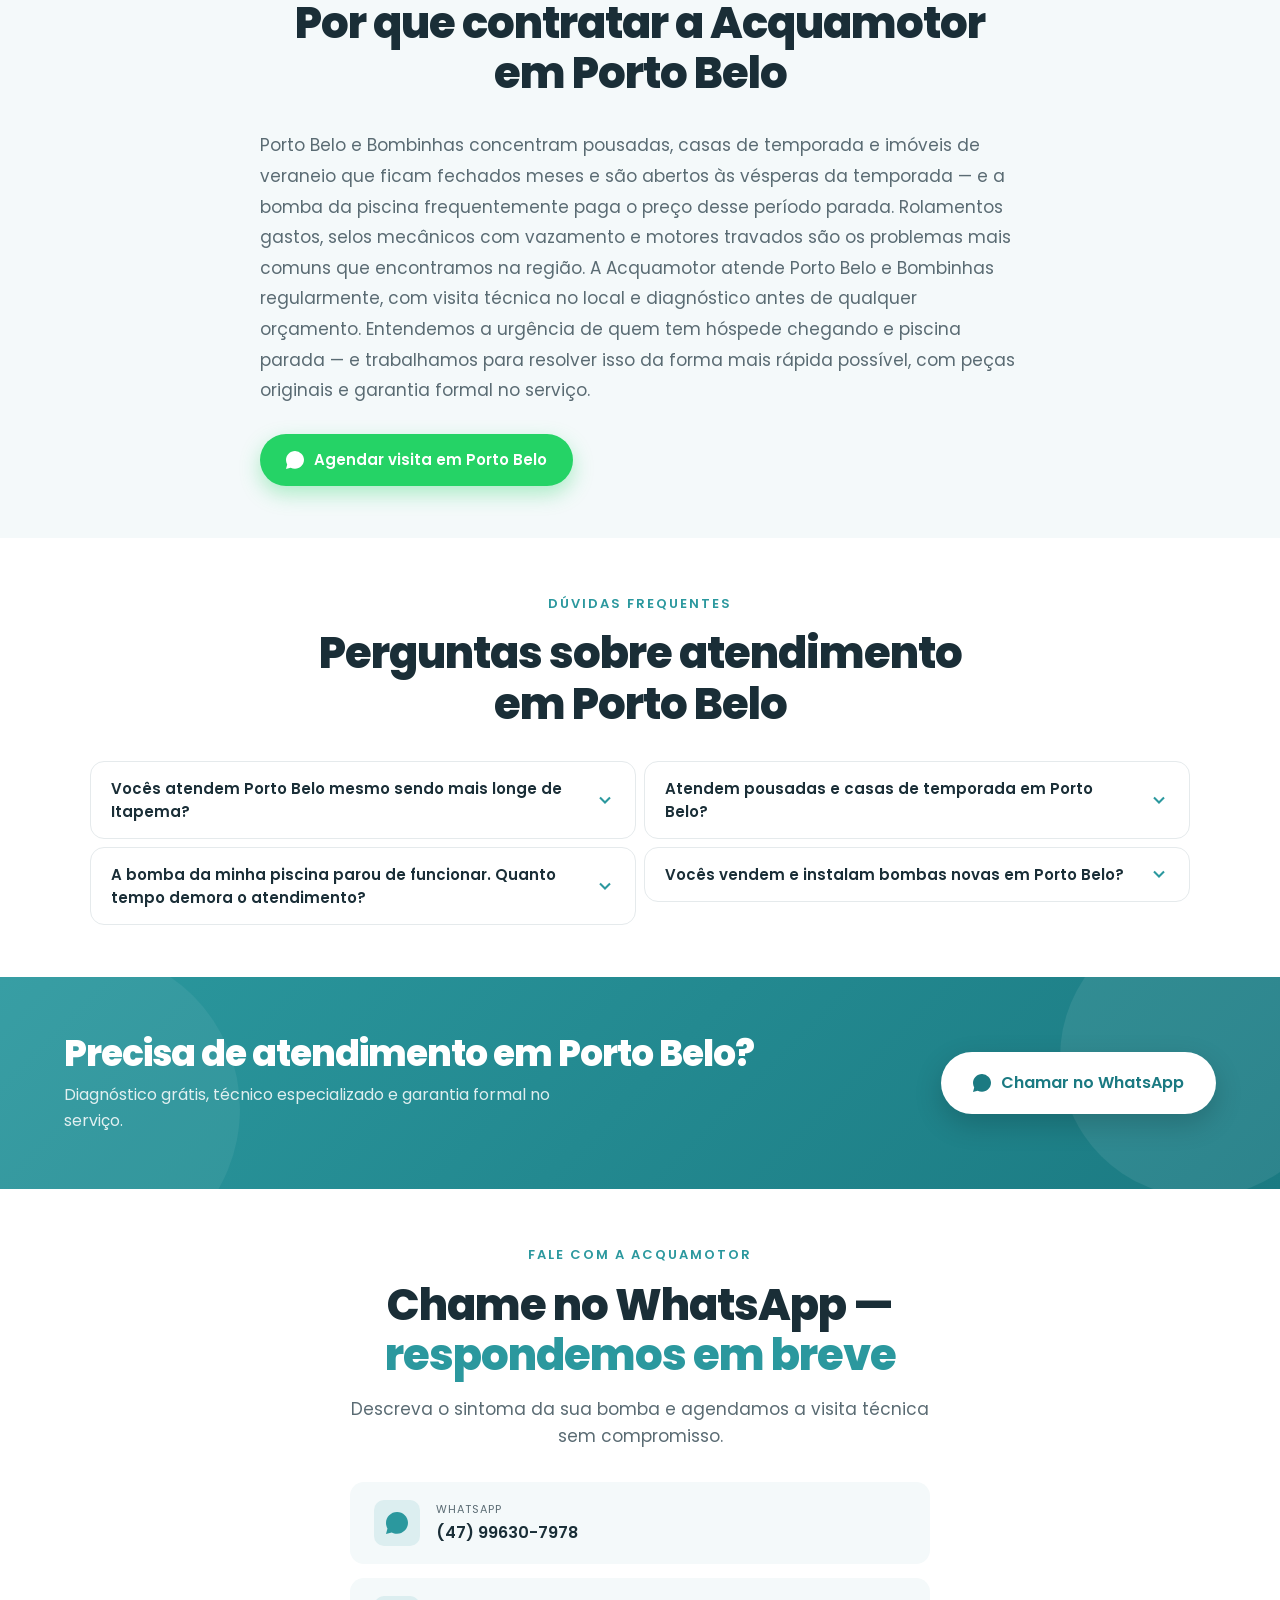
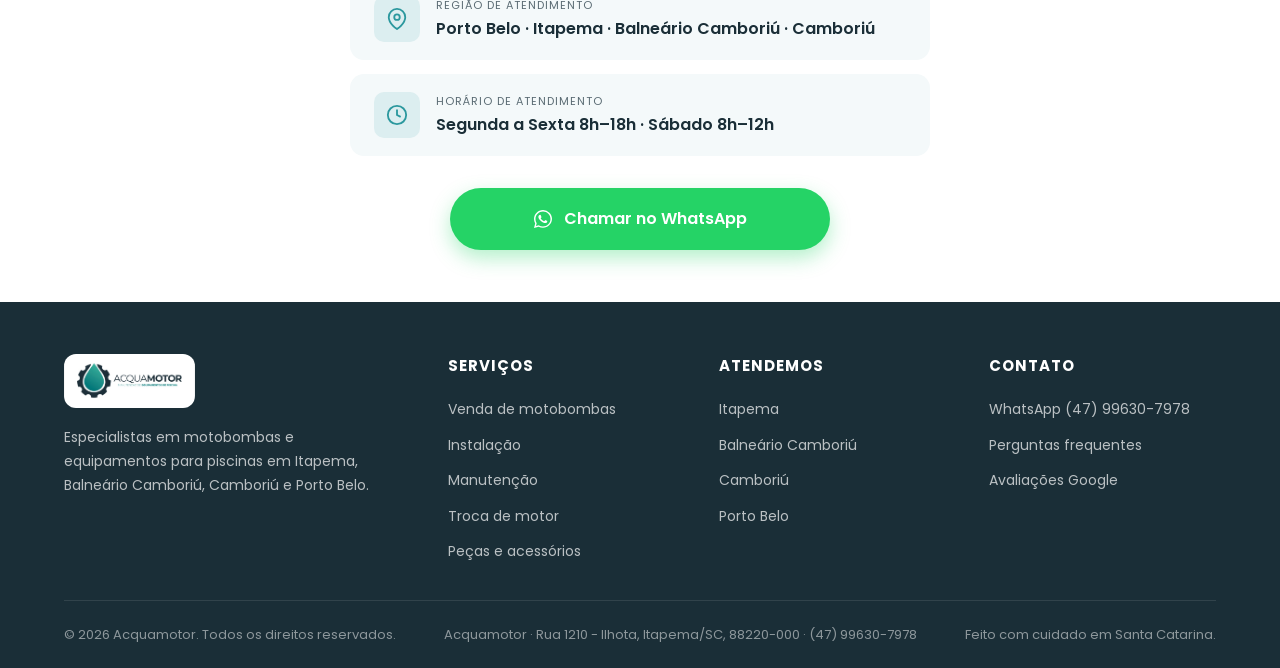
<file: conserto-bomba-piscina-porto-belo/index.html>
<!DOCTYPE html>
<html lang="pt-BR">
<head>
<!-- Google Tag Manager -->
<script>(function(w,d,s,l,i){w[l]=w[l]||[];w[l].push({'gtm.start':
new Date().getTime(),event:'gtm.js'});var f=d.getElementsByTagName(s)[0],
j=d.createElement(s),dl=l!='dataLayer'?'&l='+l:'';j.async=true;j.src=
'https://www.googletagmanager.com/gtm.js?id='+i+dl;f.parentNode.insertBefore(j,f);
})(window,document,'script','dataLayer','GTM-K5CRNMFN');</script>
<!-- End Google Tag Manager -->
<meta charset="UTF-8" />
<meta name="viewport" content="width=device-width, initial-scale=1.0" />

<!-- SEO PRIMARY -->
<title>Conserto de Bomba de Piscina em Porto Belo e Bombinhas | Acquamotor</title>
<meta name="description" content="Pousada ou casa de temporada com bomba de piscina parada em Porto Belo ou Bombinhas? A Acquamotor atende a região com diagnóstico grátis e garantia no serviço. Não deixe seus hóspedes sem piscina — chame agora." />
<meta name="robots" content="index, follow, max-image-preview:large, max-snippet:-1, max-video-preview:-1" />
<meta name="author" content="Acquamotor LTDA" />
<link rel="canonical" href="https://acquamotor.com.br/conserto-bomba-piscina-porto-belo/" />

<!-- GEO TAGS -->
<meta name="geo.region" content="BR-SC" />
<meta name="geo.placename" content="Porto Belo" />
<meta name="geo.position" content="-27.1578;-48.5502" />
<meta name="ICBM" content="-27.1578, -48.5502" />

<!-- OPEN GRAPH -->
<meta property="og:type" content="website" />
<meta property="og:site_name" content="Acquamotor" />
<meta property="og:locale" content="pt_BR" />
<meta property="og:url" content="https://acquamotor.com.br/conserto-bomba-piscina-porto-belo/" />
<meta property="og:title" content="Conserto de Bomba de Piscina em Porto Belo e Bombinhas | Acquamotor" />
<meta property="og:description" content="Pousada ou casa de temporada com bomba de piscina parada em Porto Belo ou Bombinhas? A Acquamotor atende a região com diagnóstico grátis e garantia no serviço. Não deixe seus hóspedes sem piscina." />
<meta property="og:image" content="https://acquamotor.com.br/logo.png" />

<!-- FAVICON -->
<link rel="icon" type="image/svg+xml" href="/favicon.svg?v=2" />
<link rel="apple-touch-icon" href="/logo.png?v=2" />

<!-- STRUCTURED DATA: LOCAL BUSINESS -->
<script type="application/ld+json">
{
  "@context": "https://schema.org",
  "@type": "LocalBusiness",
  "@id": "https://acquamotor.com.br/#business",
  "name": "Acquamotor",
  "description": "Assistência técnica e venda de motobombas para piscinas, spas e saunas. Instalação, troca, conserto e manutenção preventiva com garantia.",
  "url": "https://acquamotor.com.br/",
  "logo": "https://acquamotor.com.br/logo.png",
  "telephone": "+55-47-99630-7978",
  "priceRange": "$$",
  "address": {
    "@type": "PostalAddress",
    "streetAddress": "Rua 1210 - Ilhota",
    "addressLocality": "Itapema",
    "addressRegion": "SC",
    "postalCode": "88220-000",
    "addressCountry": "BR"
  },
  "areaServed": { "@type": "City", "name": "Porto Belo" },
  "openingHoursSpecification": [
    { "@type": "OpeningHoursSpecification", "dayOfWeek": ["Monday","Tuesday","Wednesday","Thursday","Friday"], "opens": "08:00", "closes": "18:00" },
    { "@type": "OpeningHoursSpecification", "dayOfWeek": "Saturday", "opens": "08:00", "closes": "12:00" }
  ],
  "sameAs": ["https://wa.me/5547996307978"],
  "aggregateRating": { "@type": "AggregateRating", "ratingValue": "5.0", "reviewCount": "27", "bestRating": "5" }
}
</script>

<!-- STRUCTURED DATA: FAQ PAGE -->
<script type="application/ld+json">
{
  "@context": "https://schema.org",
  "@type": "FAQPage",
  "mainEntity": [
    {
      "@type": "Question",
      "name": "Vocês atendem Porto Belo mesmo sendo mais longe de Itapema?",
      "acceptedAnswer": {
        "@type": "Answer",
        "text": "Sim. Porto Belo faz parte da nossa área de atendimento regular. A distância de Itapema é de cerca de 30 km e o deslocamento já está incluído no atendimento padrão, sem taxa extra."
      }
    },
    {
      "@type": "Question",
      "name": "Atendem pousadas e casas de temporada em Porto Belo?",
      "acceptedAnswer": {
        "@type": "Answer",
        "text": "Sim. Boa parte dos nossos atendimentos em Porto Belo são em pousadas, casas de temporada e imóveis de veraneio. Entendemos que a piscina precisa estar funcionando no momento certo — especialmente na alta temporada."
      }
    },
    {
      "@type": "Question",
      "name": "A bomba da minha piscina parou de funcionar. Quanto tempo demora o atendimento?",
      "acceptedAnswer": {
        "@type": "Answer",
        "text": "Respondemos pelo WhatsApp em breve e agendamos a visita conforme disponibilidade. O diagnóstico é feito no local, sem compromisso. A maioria dos consertos é resolvida em 1 a 3 dias úteis após a aprovação do orçamento."
      }
    },
    {
      "@type": "Question",
      "name": "Vocês vendem e instalam bombas novas em Porto Belo?",
      "acceptedAnswer": {
        "@type": "Answer",
        "text": "Sim. Trabalhamos com motobombas Syllent, silenciosas e à prova d'água, ideais para casas de praia e pousadas. Se o conserto não compensar, apresentamos a opção de troca com instalação inclusa."
      }
    }
  ]
}
</script>

<link rel="preconnect" href="https://fonts.googleapis.com" />
<link rel="preconnect" href="https://fonts.gstatic.com" crossorigin />
<link href="https://fonts.googleapis.com/css2?family=Poppins:wght@300;400;500;600;700;800&display=swap" rel="stylesheet" />
<link rel="stylesheet" href="/acquamotor.css" />
<style>
.why-city-text { max-width: 760px; margin: 0 auto; }
.why-city-text p { font-size: 17px; color: var(--gray); line-height: 1.8; }
.city-item[href] { text-decoration: none; cursor: pointer; }
.city-item[href]:hover { transform: translateX(6px); }
</style>
</head>

<body>
<!-- Google Tag Manager (noscript) -->
<noscript><iframe src="https://www.googletagmanager.com/ns.html?id=GTM-K5CRNMFN"
height="0" width="0" style="display:none;visibility:hidden"></iframe></noscript>
<!-- End Google Tag Manager (noscript) -->

<!-- HEADER -->
<header id="header">
  <div class="container">
    <nav class="nav">
      <a href="/" class="logo" aria-label="Acquamotor — início">
        <img src="/logo.png" alt="Acquamotor — motobombas Syllent e manutenção de piscinas em Itapema" class="logo-img" onerror="this.style.display='none'; this.nextElementSibling.style.display='flex';" />
        <svg class="logo-svg" viewBox="0 0 260 88" xmlns="http://www.w3.org/2000/svg" aria-hidden="true">
          <defs>
            <linearGradient id="navLogoDrop" x1="0%" y1="0%" x2="0%" y2="100%">
              <stop offset="0%" stop-color="#3DB6BC"/>
              <stop offset="55%" stop-color="#2B989E"/>
              <stop offset="100%" stop-color="#1B7A82"/>
            </linearGradient>
          </defs>
          <g transform="translate(36 36)">
            <g fill="#1A2E37">
              <rect x="-4.5" y="-34" width="9" height="8" rx="1.5"/>
              <rect x="-4.5" y="-34" width="9" height="8" rx="1.5" transform="rotate(30)"/>
              <rect x="-4.5" y="-34" width="9" height="8" rx="1.5" transform="rotate(60)"/>
              <rect x="-4.5" y="-34" width="9" height="8" rx="1.5" transform="rotate(90)"/>
              <rect x="-4.5" y="-34" width="9" height="8" rx="1.5" transform="rotate(120)"/>
              <rect x="-4.5" y="-34" width="9" height="8" rx="1.5" transform="rotate(150)"/>
              <rect x="-4.5" y="-34" width="9" height="8" rx="1.5" transform="rotate(180)"/>
              <rect x="-4.5" y="-34" width="9" height="8" rx="1.5" transform="rotate(210)"/>
              <rect x="-4.5" y="-34" width="9" height="8" rx="1.5" transform="rotate(240)"/>
              <rect x="-4.5" y="-34" width="9" height="8" rx="1.5" transform="rotate(270)"/>
              <rect x="-4.5" y="-34" width="9" height="8" rx="1.5" transform="rotate(300)"/>
              <rect x="-4.5" y="-34" width="9" height="8" rx="1.5" transform="rotate(330)"/>
            </g>
            <circle r="27" fill="#1A2E37"/>
            <circle r="23" fill="#FFFFFF"/>
            <path d="M0 -18 C -9 -5, -15 3, -15 11 C -15 19, -8 24, 0 24 C 8 24, 15 19, 15 11 C 15 3, 9 -5, 0 -18 Z"
                  fill="url(#navLogoDrop)" stroke="#FFFFFF" stroke-width="1.2"/>
          </g>
          <text x="82" y="46" font-family="Poppins, sans-serif" font-size="22" font-weight="800" letter-spacing="-0.5">
            <tspan fill="#1A2E37">ACQUA</tspan><tspan fill="#2B989E">MOTOR</tspan>
          </text>
          <text x="82" y="64" font-family="Poppins, sans-serif" font-size="8.2" font-weight="500" letter-spacing="1.2">
            <tspan fill="#5A6B73">MANUTENÇÃO DE </tspan><tspan fill="#2B989E" font-weight="700">EQUIPAMENTOS DE PISCINA</tspan>
          </text>
        </svg>
      </a>

      <ul class="nav-links" id="navLinks">
        <li><a href="/#servicos">Serviços</a></li>
        <li><a href="/#galeria">Trabalhos</a></li>
        <li><a href="/#atendimento">Atendimento</a></li>
        <li><a href="/#avaliacoes">Avaliações</a></li>
        <li><a href="#faq">FAQ</a></li>
      </ul>

      <a href="https://wa.me/5547996307978?text=Ol%C3%A1!%20Preciso%20de%20atendimento%20em%20Porto%20Belo" target="_blank" rel="noopener" class="btn btn-whatsapp nav-cta">
        <svg viewBox="0 0 24 24" fill="currentColor"><path d="M20.5 3.5A11.9 11.9 0 0 0 12 0C5.4 0 0 5.4 0 12c0 2.1.6 4.2 1.6 6L0 24l6.2-1.6c1.7.9 3.7 1.4 5.8 1.4 6.6 0 12-5.4 12-12 0-3.2-1.3-6.2-3.5-8.3zM12 22c-1.9 0-3.7-.5-5.3-1.4l-.4-.2-3.7 1 1-3.6-.2-.4A9.9 9.9 0 0 1 2 12c0-5.5 4.5-10 10-10s10 4.5 10 10-4.5 10-10 10zm5.5-7.5c-.3-.1-1.8-.9-2-1s-.5-.1-.7.1c-.2.3-.8 1-1 1.2-.2.2-.4.2-.6.1-.3-.1-1.3-.5-2.4-1.5-.9-.8-1.5-1.8-1.7-2.1-.2-.3 0-.5.1-.6l.4-.5c.1-.2.2-.3.3-.5.1-.2 0-.3 0-.5s-.7-1.6-.9-2.2c-.2-.6-.5-.5-.7-.5h-.6c-.2 0-.5.1-.8.4-.3.3-1 1-1 2.4s1 2.8 1.2 3c.1.2 2 3.1 4.9 4.3.7.3 1.3.5 1.7.6.7.2 1.3.2 1.8.1.6-.1 1.8-.7 2-1.4.2-.7.2-1.3.2-1.4-.1-.1-.3-.2-.6-.3z"/></svg>
        Falar no WhatsApp
      </a>

      <button class="mobile-toggle" id="mobileToggle" aria-label="Abrir menu">
        <svg viewBox="0 0 24 24" fill="none" stroke="currentColor" stroke-width="2"><path d="M3 6h18M3 12h18M3 18h18"/></svg>
      </button>
    </nav>
  </div>
</header>

<!-- HERO -->
<section class="hero" id="top">
  <div class="container">
    <div class="hero-grid" style="grid-template-columns: 1fr;">
      <div class="hero-copy">
        <div class="hero-badge">
          <span class="pulse-dot"></span>
          Atendimento em Porto Belo · Pousadas, casas de praia e residências
        </div>
        <h1>Bomba de piscina quebrada em Porto Belo ou Bombinhas? Não deixe seus hóspedes sem piscina.</h1>
        <p class="hero-sub">
          Pousadas, casas de temporada e residências em Porto Belo e Bombinhas. A Acquamotor entende que na temporada não dá para esperar — diagnóstico grátis, orçamento transparente e garantia formal no serviço.
        </p>
        <div class="hero-ctas">
          <a href="https://wa.me/5547996307978?text=Ol%C3%A1!%20Preciso%20de%20atendimento%20em%20Porto%20Belo" target="_blank" rel="noopener" class="btn btn-whatsapp">
            <svg viewBox="0 0 24 24" fill="currentColor" style="width:18px;height:18px"><path d="M20.5 3.5A11.9 11.9 0 0 0 12 0C5.4 0 0 5.4 0 12c0 2.1.6 4.2 1.6 6L0 24l6.2-1.6c1.7.9 3.7 1.4 5.8 1.4 6.6 0 12-5.4 12-12 0-3.2-1.3-6.2-3.5-8.3z"/></svg>
            Chamar no WhatsApp
          </a>
          <a href="#como-funciona" class="btn btn-outline">
            Ver como funciona
            <svg viewBox="0 0 24 24" fill="none" stroke="currentColor" stroke-width="2"><path d="M5 12h14M13 5l7 7-7 7"/></svg>
          </a>
        </div>
        <div class="hero-trust">
          <div class="stars">★★★★★</div>
          <div class="trust-text">
            <strong>5.0 no Google</strong><br/>
            Pousadas, casas de temporada e residências em Porto Belo
          </div>
        </div>
      </div>
    </div>
  </div>
</section>

<!-- STATS -->
<div class="stats">
  <div class="container">
    <div class="stats-grid">
      <div class="stat reveal"><div class="num" data-count="1500"><span class="prefix">+</span><span class="val">0</span></div><div class="label">Motobombas recuperadas</div></div>
      <div class="stat reveal reveal-delay-1"><div class="num" data-count="1000"><span class="prefix">+</span><span class="val">0</span></div><div class="label">Piscinas atendidas</div></div>
      <div class="stat reveal reveal-delay-2"><div class="num">✓</div><div class="label">Garantia no serviço</div></div>
      <div class="stat reveal reveal-delay-3"><div class="num">4</div><div class="label">Cidades atendidas</div></div>
    </div>
  </div>
</div>

<!-- QUANDO CHAMAR / SINTOMAS -->
<section class="alt">
  <div class="container">
    <div class="section-head reveal">
      <span class="eyebrow">QUANDO CHAMAR</span>
      <h2>Sua bomba pode estar com problema <span class="accent">agora mesmo</span></h2>
      <p class="section-sub">Em Porto Belo, muitas piscinas ficam paradas fora da temporada e acumulam problemas silenciosos. Reconheça os sinais antes que piore:</p>
    </div>

    <div class="sintomas-grid">
      <div class="sintoma-card reveal">
        <div class="sintoma-icon">
          <svg viewBox="0 0 24 24" fill="none" stroke="currentColor" stroke-width="2"><polygon points="11 5 6 9 2 9 2 15 6 15 11 19 11 5"/><path d="M15.54 8.46a5 5 0 0 1 0 7.07"/><path d="M19.07 4.93a10 10 0 0 1 0 14.14"/></svg>
        </div>
        <div>
          <h3>Fazendo barulho</h3>
          <p>Rolamentos ou selo mecânico desgastados. O ruído piora com o tempo e pode causar queima do motor.</p>
        </div>
      </div>

      <div class="sintoma-card reveal reveal-delay-1">
        <div class="sintoma-icon">
          <svg viewBox="0 0 24 24" fill="none" stroke="currentColor" stroke-width="2"><path d="M12 2v6"/><path d="M5 10a7 7 0 0 0 14 0"/><path d="M8 18l-2 4"/><path d="M16 18l2 4"/><path d="M12 16v6"/></svg>
        </div>
        <div>
          <h3>Vazando água</h3>
          <p>Gaxeta ou anel de vedação com problema. Pode danificar outros componentes se não tratado.</p>
        </div>
      </div>

      <div class="sintoma-card reveal reveal-delay-2">
        <div class="sintoma-icon">
          <svg viewBox="0 0 24 24" fill="none" stroke="currentColor" stroke-width="2"><polyline points="1 4 1 10 7 10"/><polyline points="23 20 23 14 17 14"/><path d="M20.49 9A9 9 0 0 0 5.64 5.64L1 10m22 4l-4.64 4.36A9 9 0 0 1 3.51 15"/></svg>
        </div>
        <div>
          <h3>Sem circulação</h3>
          <p>Filtro entupido, impulsora danificada ou bomba subdimensionada para o volume da piscina.</p>
        </div>
      </div>

      <div class="sintoma-card reveal">
        <div class="sintoma-icon">
          <svg viewBox="0 0 24 24" fill="none" stroke="currentColor" stroke-width="2"><path d="M14 14.76V3.5a2.5 2.5 0 0 0-5 0v11.26a4.5 4.5 0 1 0 5 0z"/></svg>
        </div>
        <div>
          <h3>Superaquecendo</h3>
          <p>Motor trabalhando fora da faixa correta, com risco de queima total se não houver intervenção.</p>
        </div>
      </div>

      <div class="sintoma-card reveal reveal-delay-1">
        <div class="sintoma-icon">
          <svg viewBox="0 0 24 24" fill="none" stroke="currentColor" stroke-width="2"><polygon points="13 2 3 14 12 14 11 22 21 10 12 10 13 2"/></svg>
        </div>
        <div>
          <h3>Não liga</h3>
          <p>Problema elétrico ou motor travado. Diagnóstico técnico necessário antes de qualquer reparo.</p>
        </div>
      </div>

      <div class="sintoma-card reveal reveal-delay-2">
        <div class="sintoma-icon">
          <svg viewBox="0 0 24 24" fill="none" stroke="currentColor" stroke-width="2"><circle cx="12" cy="12" r="10"/><line x1="2" y1="12" x2="5" y2="12"/><line x1="19" y1="12" x2="22" y2="12"/><line x1="12" y1="2" x2="12" y2="5"/><path d="M12 12l4-5"/></svg>
        </div>
        <div>
          <h3>Perdeu pressão</h3>
          <p>Impulsora desgastada ou obstrução na tubulação. A água para de circular corretamente.</p>
        </div>
      </div>
    </div>

    <p class="sintoma-note reveal">Identificou algum desses sintomas? <strong>Chame agora — o diagnóstico é grátis.</strong>
      <br/><a href="https://wa.me/5547996307978?text=Ol%C3%A1!%20Preciso%20de%20atendimento%20em%20Porto%20Belo" target="_blank" rel="noopener" class="btn btn-whatsapp" style="margin-top:18px; display:inline-flex;">
        <svg viewBox="0 0 24 24" fill="currentColor" style="width:18px;height:18px"><path d="M20.5 3.5A11.9 11.9 0 0 0 12 0C5.4 0 0 5.4 0 12c0 2.1.6 4.2 1.6 6L0 24l6.2-1.6c1.7.9 3.7 1.4 5.8 1.4 6.6 0 12-5.4 12-12 0-3.2-1.3-6.2-3.5-8.3z"/></svg>
        Chamar no WhatsApp
      </a>
    </p>
  </div>
</section>

<!-- COMO FUNCIONA -->
<section id="como-funciona">
  <div class="container">
    <div class="section-head reveal">
      <span class="eyebrow">COMO FUNCIONA</span>
      <h2>Do primeiro contato à piscina funcionando</h2>
      <p class="section-sub">Processo simples, transparente e sem surpresas no orçamento.</p>
    </div>

    <div class="steps-row">
      <div class="step-item reveal">
        <div class="step-num">01</div>
        <div class="step-title">Você chama no WhatsApp</div>
        <p class="step-text">Nos conta o sintoma da bomba. Respondemos em breve com data disponível para a visita técnica.</p>
      </div>
      <div class="step-item reveal reveal-delay-1">
        <div class="step-num">02</div>
        <div class="step-title">Fazemos a visita técnica</div>
        <p class="step-text">O técnico vai até a sua piscina em Porto Belo, examina o equipamento e faz o diagnóstico completo no local.</p>
      </div>
      <div class="step-item reveal reveal-delay-2">
        <div class="step-num">03</div>
        <div class="step-title">Você aprova o orçamento</div>
        <p class="step-text">Apresentamos o orçamento detalhado. Só executamos o serviço após a sua aprovação, sem surpresas.</p>
      </div>
      <div class="step-item reveal reveal-delay-3">
        <div class="step-num">04</div>
        <div class="step-title">Problema resolvido</div>
        <p class="step-text">Conserto com peças originais, garantia formal no serviço e acompanhamento pós-atendimento.</p>
      </div>
    </div>
  </div>
</section>

<!-- SERVIÇOS -->
<section id="servicos">
  <div class="container">
    <div class="section-head reveal">
      <span class="eyebrow">O QUE FAZEMOS</span>
      <h2>Tudo para a sua piscina funcionar perfeitamente</h2>
      <p class="section-sub">Da venda de equipamentos novos à manutenção completa — atendimento técnico especializado com garantia.</p>
    </div>

    <div class="services-list">
      <div class="svc-item reveal">
        <div class="svc-icon"><svg viewBox="0 0 24 24" fill="none" stroke="currentColor" stroke-width="1.8"><path d="M3 3h18v4H3zM5 7v13h14V7M9 12h6"/></svg></div>
        <div class="svc-body"><h3>Venda de motobombas</h3><p>Motobombas novas de 1/4 a 2 CV para piscinas residenciais e comerciais, com garantia do fabricante.</p></div>
      </div>
      <div class="svc-item reveal reveal-delay-1">
        <div class="svc-icon"><svg viewBox="0 0 24 24" fill="none" stroke="currentColor" stroke-width="1.8"><path d="M14 3v4h4M5 3h9l5 5v13H5z"/><path d="M9 13h6M9 17h6"/></svg></div>
        <div class="svc-body"><h3>Instalação de motobomba</h3><p>Instalação técnica com dimensionamento correto para o volume da piscina e a tubulação existente.</p></div>
      </div>
      <div class="svc-item reveal reveal-delay-2">
        <div class="svc-icon"><svg viewBox="0 0 24 24" fill="none" stroke="currentColor" stroke-width="1.8"><circle cx="12" cy="12" r="3"/><path d="M19.4 15a1.65 1.65 0 0 0 .33 1.82l.06.06a2 2 0 1 1-2.83 2.83l-.06-.06a1.65 1.65 0 0 0-1.82-.33 1.65 1.65 0 0 0-1 1.51V21a2 2 0 1 1-4 0v-.09A1.65 1.65 0 0 0 9 19.4a1.65 1.65 0 0 0-1.82.33l-.06.06a2 2 0 1 1-2.83-2.83l.06-.06a1.65 1.65 0 0 0 .33-1.82 1.65 1.65 0 0 0-1.51-1H3a2 2 0 1 1 0-4h.09A1.65 1.65 0 0 0 4.6 9a1.65 1.65 0 0 0-.33-1.82l-.06-.06a2 2 0 1 1 2.83-2.83l.06.06a1.65 1.65 0 0 0 1.82.33H9a1.65 1.65 0 0 0 1-1.51V3a2 2 0 1 1 4 0v.09a1.65 1.65 0 0 0 1 1.51 1.65 1.65 0 0 0 1.82-.33l.06-.06a2 2 0 1 1 2.83 2.83l-.06.06a1.65 1.65 0 0 0-.33 1.82V9a1.65 1.65 0 0 0 1.51 1H21a2 2 0 1 1 0 4h-.09a1.65 1.65 0 0 0-1.51 1z"/></svg></div>
        <div class="svc-body"><h3>Manutenção de motobombas</h3><p>Revisão, limpeza e ajustes para garantir desempenho e prolongar a vida útil do equipamento.</p></div>
      </div>
      <div class="svc-item reveal reveal-delay-3">
        <div class="svc-icon"><svg viewBox="0 0 24 24" fill="none" stroke="currentColor" stroke-width="1.8"><path d="M12 2v6m0 0l-3-3m3 3l3-3M4 12h16M4 20h16"/></svg></div>
        <div class="svc-body"><h3>Troca de motor de piscina</h3><p>Substituição de motor em motobombas de todas as marcas, com peças originais e garantia no serviço.</p></div>
      </div>
      <div class="svc-item reveal">
        <div class="svc-icon"><svg viewBox="0 0 24 24" fill="none" stroke="currentColor" stroke-width="1.8"><circle cx="12" cy="12" r="4"/><circle cx="12" cy="12" r="9"/><line x1="12" y1="3" x2="12" y2="7"/><line x1="12" y1="17" x2="12" y2="21"/><line x1="3" y1="12" x2="7" y2="12"/><line x1="17" y1="12" x2="21" y2="12"/></svg></div>
        <div class="svc-body"><h3>Troca de selo mecânico</h3><p>Substituição do selo mecânico desgastado — elimina vazamentos e restaura a vedação da bomba.</p></div>
      </div>
      <div class="svc-item reveal reveal-delay-1">
        <div class="svc-icon"><svg viewBox="0 0 24 24" fill="none" stroke="currentColor" stroke-width="1.8"><circle cx="12" cy="12" r="10"/><circle cx="12" cy="12" r="4"/><line x1="4.93" y1="4.93" x2="7.76" y2="7.76"/><line x1="16.24" y1="16.24" x2="19.07" y2="19.07"/><line x1="4.93" y1="19.07" x2="7.76" y2="16.24"/><line x1="16.24" y1="7.76" x2="19.07" y2="4.93"/></svg></div>
        <div class="svc-body"><h3>Substituição de rolamentos</h3><p>Troca dos rolamentos desgastados que causam ruído e vibração — restaura o funcionamento silencioso.</p></div>
      </div>
      <div class="svc-item reveal reveal-delay-2">
        <div class="svc-icon"><svg viewBox="0 0 24 24" fill="none" stroke="currentColor" stroke-width="1.8"><rect x="4" y="2" width="16" height="20" rx="2"/><line x1="8" y1="7" x2="16" y2="7"/><line x1="8" y1="11" x2="11" y2="11"/><line x1="8" y1="15" x2="11" y2="15"/><line x1="13" y1="11" x2="16" y2="11"/><line x1="13" y1="15" x2="16" y2="19"/><line x1="16" y1="15" x2="13" y2="19"/></svg></div>
        <div class="svc-body"><h3>Dimensionamento de motobomba</h3><p>Cálculo da bomba ideal para volume, tempo de filtragem e altura manométrica da sua piscina.</p></div>
      </div>
    </div>
  </div>
</section>

<!-- POR QUE ACQUAMOTOR ATENDE PORTO BELO -->
<section class="alt">
  <div class="container">
    <div class="section-head reveal">
      <span class="eyebrow">ATENDIMENTO LOCAL</span>
      <h2>Por que contratar a Acquamotor em Porto Belo</h2>
    </div>
    <div class="why-city-text reveal">
      <p>Porto Belo e Bombinhas concentram pousadas, casas de temporada e imóveis de veraneio que ficam fechados meses e são abertos às vésperas da temporada — e a bomba da piscina frequentemente paga o preço desse período parada. Rolamentos gastos, selos mecânicos com vazamento e motores travados são os problemas mais comuns que encontramos na região. A Acquamotor atende Porto Belo e Bombinhas regularmente, com visita técnica no local e diagnóstico antes de qualquer orçamento. Entendemos a urgência de quem tem hóspede chegando e piscina parada — e trabalhamos para resolver isso da forma mais rápida possível, com peças originais e garantia formal no serviço.</p>
      <a href="https://wa.me/5547996307978?text=Ol%C3%A1!%20Preciso%20de%20atendimento%20em%20Porto%20Belo" target="_blank" rel="noopener" class="btn btn-whatsapp" style="margin-top:28px; display:inline-flex;">
        <svg viewBox="0 0 24 24" fill="currentColor" style="width:18px;height:18px"><path d="M20.5 3.5A11.9 11.9 0 0 0 12 0C5.4 0 0 5.4 0 12c0 2.1.6 4.2 1.6 6L0 24l6.2-1.6c1.7.9 3.7 1.4 5.8 1.4 6.6 0 12-5.4 12-12 0-3.2-1.3-6.2-3.5-8.3z"/></svg>
        Agendar visita em Porto Belo
      </a>
    </div>
  </div>
</section>

<!-- FAQ DA CIDADE -->
<section id="faq">
  <div class="container">
    <div class="section-head reveal">
      <span class="eyebrow">DÚVIDAS FREQUENTES</span>
      <h2>Perguntas sobre atendimento em Porto Belo</h2>
    </div>
    <div class="faq-list reveal">
      <div class="faq-item">
        <button class="faq-question" aria-expanded="false">
          Vocês atendem Porto Belo mesmo sendo mais longe de Itapema?
          <svg class="faq-chevron" viewBox="0 0 24 24" fill="none" stroke="currentColor" stroke-width="2.5"><polyline points="6 9 12 15 18 9"/></svg>
        </button>
        <div class="faq-answer" role="region">
          <div class="faq-answer-inner">Sim. Porto Belo faz parte da nossa área de atendimento regular. A distância de Itapema é de cerca de 30 km e o deslocamento já está incluído no atendimento padrão, sem taxa extra.</div>
        </div>
      </div>
      <div class="faq-item">
        <button class="faq-question" aria-expanded="false">
          Atendem pousadas e casas de temporada em Porto Belo?
          <svg class="faq-chevron" viewBox="0 0 24 24" fill="none" stroke="currentColor" stroke-width="2.5"><polyline points="6 9 12 15 18 9"/></svg>
        </button>
        <div class="faq-answer" role="region">
          <div class="faq-answer-inner">Sim. Boa parte dos nossos atendimentos em Porto Belo são em pousadas, casas de temporada e imóveis de veraneio. Entendemos que a piscina precisa estar funcionando no momento certo — especialmente na alta temporada.</div>
        </div>
      </div>
      <div class="faq-item">
        <button class="faq-question" aria-expanded="false">
          A bomba da minha piscina parou de funcionar. Quanto tempo demora o atendimento?
          <svg class="faq-chevron" viewBox="0 0 24 24" fill="none" stroke="currentColor" stroke-width="2.5"><polyline points="6 9 12 15 18 9"/></svg>
        </button>
        <div class="faq-answer" role="region">
          <div class="faq-answer-inner">Respondemos pelo WhatsApp em breve e agendamos a visita conforme disponibilidade. O diagnóstico é feito no local, sem compromisso. A maioria dos consertos é resolvida em 1 a 3 dias úteis após a aprovação do orçamento.</div>
        </div>
      </div>
      <div class="faq-item">
        <button class="faq-question" aria-expanded="false">
          Vocês vendem e instalam bombas novas em Porto Belo?
          <svg class="faq-chevron" viewBox="0 0 24 24" fill="none" stroke="currentColor" stroke-width="2.5"><polyline points="6 9 12 15 18 9"/></svg>
        </button>
        <div class="faq-answer" role="region">
          <div class="faq-answer-inner">Sim. Trabalhamos com motobombas Syllent, silenciosas e à prova d'água, ideais para casas de praia e pousadas. Se o conserto não compensar, apresentamos a opção de troca com instalação inclusa.</div>
        </div>
      </div>
    </div>
  </div>
</section>

<!-- CTA BAR -->
<div class="cta-bar">
  <div class="container">
    <div class="cta-inner reveal">
      <div>
        <h2>Precisa de atendimento em Porto Belo?</h2>
        <p>Diagnóstico grátis, técnico especializado e garantia formal no serviço.</p>
      </div>
      <a href="https://wa.me/5547996307978?text=Ol%C3%A1!%20Preciso%20de%20atendimento%20em%20Porto%20Belo" target="_blank" rel="noopener" class="btn btn-whatsapp">
        <svg viewBox="0 0 24 24" fill="currentColor" style="width:18px;height:18px"><path d="M20.5 3.5A11.9 11.9 0 0 0 12 0C5.4 0 0 5.4 0 12c0 2.1.6 4.2 1.6 6L0 24l6.2-1.6c1.7.9 3.7 1.4 5.8 1.4 6.6 0 12-5.4 12-12 0-3.2-1.3-6.2-3.5-8.3z"/></svg>
        Chamar no WhatsApp
      </a>
    </div>
  </div>
</div>

<!-- CONTACT -->
<section id="contato">
  <div class="container">
    <div class="section-head reveal">
      <span class="eyebrow">FALE COM A ACQUAMOTOR</span>
      <h2>Chame no WhatsApp — <span class="accent">respondemos em breve</span></h2>
      <p class="section-sub">Descreva o sintoma da sua bomba e agendamos a visita técnica sem compromisso.</p>
    </div>

    <div class="contact-simple reveal">
      <div class="contact-simple-methods">
        <div class="contact-simple-item">
          <div class="ci-icon"><svg viewBox="0 0 24 24" fill="currentColor"><path d="M20.5 3.5A11.9 11.9 0 0 0 12 0C5.4 0 0 5.4 0 12c0 2.1.6 4.2 1.6 6L0 24l6.2-1.6c1.7.9 3.7 1.4 5.8 1.4 6.6 0 12-5.4 12-12 0-3.2-1.3-6.2-3.5-8.3z"/></svg></div>
          <div>
            <div class="ci-label">WhatsApp</div>
            <div class="ci-value">(47) 99630-7978</div>
          </div>
        </div>
        <div class="contact-simple-item">
          <div class="ci-icon"><svg viewBox="0 0 24 24" fill="none" stroke="currentColor" stroke-width="2"><path d="M21 10c0 7-9 13-9 13s-9-6-9-13a9 9 0 0 1 18 0z"/><circle cx="12" cy="10" r="3"/></svg></div>
          <div>
            <div class="ci-label">Região de atendimento</div>
            <div class="ci-value">Porto Belo · Itapema · Balneário Camboriú · Camboriú</div>
          </div>
        </div>
        <div class="contact-simple-item">
          <div class="ci-icon"><svg viewBox="0 0 24 24" fill="none" stroke="currentColor" stroke-width="2"><circle cx="12" cy="12" r="10"/><polyline points="12 6 12 12 16 14"/></svg></div>
          <div>
            <div class="ci-label">Horário de atendimento</div>
            <div class="ci-value">Segunda a Sexta 8h–18h · Sábado 8h–12h</div>
          </div>
        </div>
      </div>
      <a href="https://wa.me/5547996307978?text=Ol%C3%A1!%20Preciso%20de%20atendimento%20em%20Porto%20Belo" target="_blank" rel="noopener" class="btn btn-whatsapp btn-wa-big">
        <svg viewBox="0 0 24 24" fill="currentColor"><path d="M20.5 3.5A11.9 11.9 0 0 0 12 0C5.4 0 0 5.4 0 12c0 2.1.6 4.2 1.6 6L0 24l6.2-1.6c1.7.9 3.7 1.4 5.8 1.4 6.6 0 12-5.4 12-12 0-3.2-1.3-6.2-3.5-8.3zM12 22c-1.9 0-3.7-.5-5.3-1.4l-.4-.2-3.7 1 1-3.6-.2-.4A9.9 9.9 0 0 1 2 12c0-5.5 4.5-10 10-10s10 4.5 10 10-4.5 10-10 10zm5.5-7.5c-.3-.1-1.8-.9-2-1s-.5-.1-.7.1c-.2.3-.8 1-1 1.2-.2.2-.4.2-.6.1-.3-.1-1.3-.5-2.4-1.5-.9-.8-1.5-1.8-1.7-2.1-.2-.3 0-.5.1-.6l.4-.5c.1-.2.2-.3.3-.5.1-.2 0-.3 0-.5s-.7-1.6-.9-2.2c-.2-.6-.5-.5-.7-.5h-.6c-.2 0-.5.1-.8.4-.3.3-1 1-1 2.4s1 2.8 1.2 3c.1.2 2 3.1 4.9 4.3.7.3 1.3.5 1.7.6.7.2 1.3.2 1.8.1.6-.1 1.8-.7 2-1.4.2-.7.2-1.3.2-1.4-.1-.1-.3-.2-.6-.3z"/></svg>
        Chamar no WhatsApp
      </a>
    </div>
  </div>
</section>

<!-- FOOTER -->
<footer>
  <div class="container">
    <div class="footer-grid">
      <div class="footer-brand">
        <a href="/" class="logo logo-footer" aria-label="Acquamotor — início">
          <img src="/logo.png" alt="Acquamotor — assistência técnica de piscinas em Itapema, BC, Camboriú e Porto Belo" class="logo-img logo-img-light" onerror="this.style.display='none'; this.nextElementSibling.style.display='flex';" />
          <svg class="logo-svg" viewBox="0 0 260 88" xmlns="http://www.w3.org/2000/svg" aria-hidden="true">
            <defs>
              <linearGradient id="footLogoDrop" x1="0%" y1="0%" x2="0%" y2="100%">
                <stop offset="0%" stop-color="#4FC5CB"/>
                <stop offset="55%" stop-color="#2B989E"/>
                <stop offset="100%" stop-color="#1B7A82"/>
              </linearGradient>
            </defs>
            <g transform="translate(36 36)">
              <g fill="#FFFFFF">
                <rect x="-4.5" y="-34" width="9" height="8" rx="1.5"/>
                <rect x="-4.5" y="-34" width="9" height="8" rx="1.5" transform="rotate(30)"/>
                <rect x="-4.5" y="-34" width="9" height="8" rx="1.5" transform="rotate(60)"/>
                <rect x="-4.5" y="-34" width="9" height="8" rx="1.5" transform="rotate(90)"/>
                <rect x="-4.5" y="-34" width="9" height="8" rx="1.5" transform="rotate(120)"/>
                <rect x="-4.5" y="-34" width="9" height="8" rx="1.5" transform="rotate(150)"/>
                <rect x="-4.5" y="-34" width="9" height="8" rx="1.5" transform="rotate(180)"/>
                <rect x="-4.5" y="-34" width="9" height="8" rx="1.5" transform="rotate(210)"/>
                <rect x="-4.5" y="-34" width="9" height="8" rx="1.5" transform="rotate(240)"/>
                <rect x="-4.5" y="-34" width="9" height="8" rx="1.5" transform="rotate(270)"/>
                <rect x="-4.5" y="-34" width="9" height="8" rx="1.5" transform="rotate(300)"/>
                <rect x="-4.5" y="-34" width="9" height="8" rx="1.5" transform="rotate(330)"/>
              </g>
              <circle r="27" fill="#FFFFFF"/>
              <circle r="23" fill="#1A2E37"/>
              <path d="M0 -18 C -9 -5, -15 3, -15 11 C -15 19, -8 24, 0 24 C 8 24, 15 19, 15 11 C 15 3, 9 -5, 0 -18 Z"
                    fill="url(#footLogoDrop)" stroke="#1A2E37" stroke-width="1.2"/>
            </g>
            <text x="82" y="46" font-family="Poppins, sans-serif" font-size="22" font-weight="800" letter-spacing="-0.5">
              <tspan fill="#FFFFFF">ACQUA</tspan><tspan fill="#3DB6BC">MOTOR</tspan>
            </text>
            <text x="82" y="64" font-family="Poppins, sans-serif" font-size="8.2" font-weight="500" letter-spacing="1.2">
              <tspan fill="rgba(255,255,255,0.7)">MANUTENÇÃO DE </tspan><tspan fill="#3DB6BC" font-weight="700">EQUIPAMENTOS DE PISCINA</tspan>
            </text>
          </svg>
        </a>
        <p>Especialistas em motobombas e equipamentos para piscinas em Itapema, Balneário Camboriú, Camboriú e Porto Belo.</p>
      </div>

      <div>
        <h4>Serviços</h4>
        <ul>
          <li><a href="/#servicos">Venda de motobombas</a></li>
          <li><a href="/#servicos">Instalação</a></li>
          <li><a href="/#servicos">Manutenção</a></li>
          <li><a href="/#servicos">Troca de motor</a></li>
          <li><a href="/#servicos">Peças e acessórios</a></li>
        </ul>
      </div>

      <div>
        <h4>Atendemos</h4>
        <ul>
          <li><a href="/">Itapema</a></li>
          <li><a href="/conserto-bomba-piscina-balneario-camboriu/">Balneário Camboriú</a></li>
          <li><a href="/conserto-bomba-piscina-camboriu/">Camboriú</a></li>
          <li><a href="/conserto-bomba-piscina-porto-belo/">Porto Belo</a></li>
        </ul>
      </div>

      <div>
        <h4>Contato</h4>
        <ul>
          <li><a href="https://wa.me/5547996307978" target="_blank" rel="noopener">WhatsApp (47) 99630-7978</a></li>
          <li><a href="/#faq">Perguntas frequentes</a></li>
          <li><a href="/#avaliacoes">Avaliações Google</a></li>
        </ul>
      </div>
    </div>

    <div class="footer-bottom">
      <div>© <span id="year"></span> Acquamotor. Todos os direitos reservados.</div>
      <div>Acquamotor · Rua 1210 - Ilhota, Itapema/SC, 88220-000 · (47) 99630-7978</div>
      <div>Feito com cuidado em Santa Catarina.</div>
    </div>
  </div>
</footer>

<!-- WHATSAPP FLOAT -->
<a href="https://wa.me/5547996307978?text=Ol%C3%A1!%20Preciso%20de%20atendimento%20em%20Porto%20Belo" target="_blank" rel="noopener" class="whatsapp-float" aria-label="Falar no WhatsApp">
  <span class="tooltip">Fale no WhatsApp</span>
  <svg viewBox="0 0 24 24" fill="currentColor"><path d="M20.5 3.5A11.9 11.9 0 0 0 12 0C5.4 0 0 5.4 0 12c0 2.1.6 4.2 1.6 6L0 24l6.2-1.6c1.7.9 3.7 1.4 5.8 1.4 6.6 0 12-5.4 12-12 0-3.2-1.3-6.2-3.5-8.3zM12 22c-1.9 0-3.7-.5-5.3-1.4l-.4-.2-3.7 1 1-3.6-.2-.4A9.9 9.9 0 0 1 2 12c0-5.5 4.5-10 10-10s10 4.5 10 10-4.5 10-10 10zm5.5-7.5c-.3-.1-1.8-.9-2-1s-.5-.1-.7.1c-.2.3-.8 1-1 1.2-.2.2-.4.2-.6.1-.3-.1-1.3-.5-2.4-1.5-.9-.8-1.5-1.8-1.7-2.1-.2-.3 0-.5.1-.6l.4-.5c.1-.2.2-.3.3-.5.1-.2 0-.3 0-.5s-.7-1.6-.9-2.2c-.2-.6-.5-.5-.7-.5h-.6c-.2 0-.5.1-.8.4-.3.3-1 1-1 2.4s1 2.8 1.2 3c.1.2 2 3.1 4.9 4.3.7.3 1.3.5 1.7.6.7.2 1.3.2 1.8.1.6-.1 1.8-.7 2-1.4.2-.7.2-1.3.2-1.4-.1-.1-.3-.2-.6-.3z"/></svg>
</a>

<script>
  document.getElementById('year').textContent = new Date().getFullYear();
  const header = document.getElementById('header');
  const onScroll = () => { if (window.scrollY > 20) header.classList.add('scrolled'); else header.classList.remove('scrolled'); };
  window.addEventListener('scroll', onScroll, { passive: true });
  onScroll();
  const toggle = document.getElementById('mobileToggle');
  const navLinks = document.getElementById('navLinks');
  toggle.addEventListener('click', () => navLinks.classList.toggle('open'));
  navLinks.querySelectorAll('a').forEach(a => a.addEventListener('click', () => navLinks.classList.remove('open')));
  const io = new IntersectionObserver((entries) => {
    entries.forEach(e => { if (e.isIntersecting) { e.target.classList.add('visible'); io.unobserve(e.target); } });
  }, { threshold: 0.12, rootMargin: '0px 0px -60px 0px' });
  document.querySelectorAll('.reveal').forEach(el => io.observe(el));
  document.querySelectorAll('.faq-question').forEach(btn => {
    btn.addEventListener('click', () => {
      const item = btn.parentElement;
      const wasOpen = item.classList.contains('open');
      document.querySelectorAll('.faq-item').forEach(i => i.classList.remove('open'));
      if (!wasOpen) { item.classList.add('open'); btn.setAttribute('aria-expanded', 'true'); } else { btn.setAttribute('aria-expanded', 'false'); }
    });
  });
  const counters = document.querySelectorAll('.stat .num[data-count]');
  const counterIO = new IntersectionObserver((entries) => {
    entries.forEach(e => {
      if (!e.isIntersecting) return;
      const el = e.target;
      const target = parseInt(el.dataset.count, 10);
      const valEl = el.querySelector('.val');
      const duration = 1400;
      const start = performance.now();
      const step = (now) => {
        const p = Math.min(1, (now - start) / duration);
        const eased = 1 - Math.pow(1 - p, 3);
        valEl.textContent = Math.round(target * eased);
        if (p < 1) requestAnimationFrame(step);
      };
      requestAnimationFrame(step);
      counterIO.unobserve(el);
    });
  }, { threshold: 0.5 });
  counters.forEach(c => counterIO.observe(c));
</script>
</body>
</html>
</file>
<file: acquamotor.css>
:root {
    --dark: #1A2E37;
    --dark-80: rgba(26, 46, 55, 0.85);
    --dark-40: rgba(26, 46, 55, 0.4);
    /* Paleta extraída da logo: teal puxando pro azul-ciano */
    --teal: #2B989E;
    --teal-dark: #1B7A82;
    --teal-light: #DCEEF0;
    --teal-lighter: #3DB6BC;
    --white: #FFFFFF;
    --bg: #F4F9FA;
    --gray: #5A6B73;
    --gray-light: #E5EAEC;
    --whatsapp: #25D366;
    --whatsapp-dark: #128C7E;
    --shadow-sm: 0 4px 12px rgba(26, 46, 55, 0.08);
    --shadow-md: 0 12px 32px rgba(26, 46, 55, 0.12);
    --shadow-lg: 0 24px 60px rgba(26, 46, 55, 0.18);
    --shadow-teal: 0 10px 25px rgba(43, 152, 158, 0.35);
    --radius: 14px;
    --radius-lg: 22px;
  }

  * { margin: 0; padding: 0; box-sizing: border-box; }

  html { scroll-behavior: smooth; }

  body {
    font-family: 'Poppins', system-ui, -apple-system, sans-serif;
    color: var(--dark);
    background: var(--white);
    line-height: 1.6;
    overflow-x: hidden;
  }

  img { max-width: 100%; display: block; }

  a { color: inherit; text-decoration: none; }

  .container {
    width: 100%;
    max-width: 1200px;
    margin: 0 auto;
    padding: 0 24px;
  }

  /* ====== HEADER ====== */
  header {
    position: fixed;
    top: 0; left: 0; right: 0;
    z-index: 100;
    padding: 16px 0;
    background: rgba(255, 255, 255, 0.92);
    backdrop-filter: blur(12px);
    -webkit-backdrop-filter: blur(12px);
    border-bottom: 1px solid transparent;
    transition: all .3s ease;
  }
  header.scrolled {
    padding: 10px 0;
    border-bottom-color: rgba(26, 46, 55, 0.08);
    box-shadow: var(--shadow-sm);
  }
  .nav {
    display: flex;
    align-items: center;
    justify-content: space-between;
    gap: 32px;
  }
  .logo {
    display: flex;
    align-items: center;
    gap: 12px;
    font-weight: 800;
    font-size: 22px;
    letter-spacing: -0.5px;
  }
  .logo { transition: transform .3s; }
  .logo:hover { transform: translateY(-1px); }
  .logo .logo-img {
    height: 54px;
    width: auto;
    max-width: 240px;
    display: block;
    border-radius: 12px;
    transition: transform .3s;
  }
  /* SVG logo mostrado por padrão (e fica como fallback caso logo.png falhe).
     Quando logo.png carrega com sucesso, o próximo sibling CSS abaixo esconde a SVG. */
  .logo .logo-svg {
    height: 54px;
    width: auto;
    max-width: 240px;
    display: block;
    transition: transform .3s;
  }
  /* Se a imagem carregou (nenhum inline display:none aplicado), esconde a SVG embutida */
  .logo .logo-img:not([style*="display: none"]) + .logo-svg { display: none; }
  .logo:hover .logo-img,
  .logo:hover .logo-svg { transform: scale(1.02); }
  /* Logo no rodapé mantém as cores originais; se a logo tiver partes escuras
     que somem no fundo preto, troque para: filter: brightness(1.15) contrast(1.05); */
  footer .logo .logo-img-light { filter: none; }
  .logo .logo-mark svg { width: 22px; height: 22px; fill: var(--white); }
  .logo .brand {
    display: flex; flex-direction: column; line-height: 1;
  }
  .logo .brand .name { font-weight: 800; color: var(--dark); font-size: 20px; }
  .logo .brand .name span { color: var(--teal); }
  .logo .brand .tagline { font-size: 10px; color: var(--gray); font-weight: 500; letter-spacing: 1px; text-transform: uppercase; margin-top: 2px; }

  .nav-links {
    display: flex;
    align-items: center;
    gap: 32px;
    list-style: none;
  }
  .nav-links a {
    font-weight: 500;
    font-size: 15px;
    color: var(--dark);
    position: relative;
    transition: color .2s;
  }
  .nav-links a::after {
    content: "";
    position: absolute;
    left: 0; bottom: -6px;
    width: 0; height: 2px;
    background: var(--teal);
    transition: width .3s ease;
  }
  .nav-links a:hover { color: var(--teal); }
  .nav-links a:hover::after { width: 100%; }

  .btn {
    display: inline-flex;
    align-items: center;
    gap: 10px;
    padding: 14px 26px;
    border-radius: 999px;
    font-family: inherit;
    font-weight: 600;
    font-size: 15px;
    cursor: pointer;
    border: none;
    transition: all .3s cubic-bezier(.2,.8,.2,1);
    position: relative;
    overflow: hidden;
  }
  .btn-whatsapp {
    background: var(--whatsapp);
    color: var(--white);
    box-shadow: 0 8px 20px rgba(37, 211, 102, 0.35);
  }
  .btn-whatsapp:hover {
    transform: translateY(-2px);
    box-shadow: 0 14px 28px rgba(37, 211, 102, 0.45);
    background: var(--whatsapp-dark);
  }
  .btn-primary {
    background: linear-gradient(135deg, var(--teal) 0%, var(--teal-dark) 100%);
    color: var(--white);
    box-shadow: 0 8px 20px rgba(43, 152, 158, 0.35);
  }
  .btn-primary:hover {
    transform: translateY(-2px);
    box-shadow: 0 14px 28px rgba(43, 152, 158, 0.45);
  }
  .btn-outline {
    background: transparent;
    color: var(--dark);
    border: 2px solid var(--gray-light);
  }
  .btn-outline:hover {
    border-color: var(--teal);
    color: var(--teal);
    transform: translateY(-2px);
  }
  .btn svg { width: 18px; height: 18px; }

  .mobile-toggle {
    display: none;
    width: 44px; height: 44px;
    border-radius: 10px;
    border: 1px solid var(--gray-light);
    background: var(--white);
    cursor: pointer;
    align-items: center; justify-content: center;
  }
  .mobile-toggle svg { width: 22px; height: 22px; color: var(--dark); }

  /* ====== HERO ====== */
  .hero {
    position: relative;
    padding: 130px 0 70px;
    background:
      radial-gradient(circle at 20% 30%, rgba(43, 152, 158, 0.12) 0%, transparent 50%),
      radial-gradient(circle at 80% 70%, rgba(43, 152, 158, 0.08) 0%, transparent 50%),
      linear-gradient(180deg, #F5F9FA 0%, #FFFFFF 100%);
    overflow: hidden;
  }
  .hero::before {
    content: "";
    position: absolute;
    inset: 0;
    background-image:
      radial-gradient(circle at 25% 25%, rgba(43, 152, 158, 0.06) 2px, transparent 2px),
      radial-gradient(circle at 75% 75%, rgba(27, 122, 130, 0.04) 2px, transparent 2px);
    background-size: 60px 60px, 90px 90px;
    opacity: .5;
    animation: shift 25s linear infinite;
  }
  @keyframes shift {
    from { background-position: 0 0, 0 0; }
    to { background-position: 60px 60px, -90px 90px; }
  }

  .hero-grid {
    position: relative;
    z-index: 2;
    display: grid;
    grid-template-columns: 1.1fr .9fr;
    gap: 60px;
    align-items: center;
  }

  .hero-badge {
    display: inline-flex;
    align-items: center;
    gap: 10px;
    padding: 8px 16px;
    border-radius: 999px;
    background: var(--teal-light);
    color: var(--teal-dark);
    font-size: 13px;
    font-weight: 600;
    margin-bottom: 24px;
    animation: fadeInDown .8s ease;
  }
  .hero-badge .pulse-dot {
    width: 8px; height: 8px;
    background: var(--teal);
    border-radius: 50%;
    position: relative;
  }
  .hero-badge .pulse-dot::after {
    content: "";
    position: absolute; inset: -4px;
    border-radius: 50%;
    background: var(--teal);
    opacity: .4;
    animation: pulse 2s infinite;
  }
  @keyframes pulse {
    0% { transform: scale(.7); opacity: .6; }
    70% { transform: scale(1.4); opacity: 0; }
    100% { transform: scale(1.4); opacity: 0; }
  }

  h1 {
    font-size: clamp(36px, 5vw, 58px);
    font-weight: 800;
    line-height: 1.05;
    letter-spacing: -1.5px;
    color: var(--dark);
    margin-bottom: 20px;
    animation: fadeInUp .8s ease .1s backwards;
  }
  h1 .accent {
    background: linear-gradient(90deg, var(--teal) 0%, var(--teal-dark) 100%);
    -webkit-background-clip: text;
    background-clip: text;
    color: transparent;
    position: relative;
  }

  .hero-sub {
    font-size: 18px;
    color: var(--gray);
    margin-bottom: 36px;
    max-width: 540px;
    animation: fadeInUp .8s ease .2s backwards;
  }

  .hero-ctas {
    display: flex;
    flex-wrap: wrap;
    gap: 14px;
    animation: fadeInUp .8s ease .3s backwards;
  }

  .hero-trust {
    display: flex;
    align-items: center;
    gap: 24px;
    margin-top: 40px;
    animation: fadeInUp .8s ease .4s backwards;
  }
  .hero-trust .stars { color: #FFB020; letter-spacing: 2px; font-size: 18px; }
  .hero-trust .trust-text { font-size: 13px; color: var(--gray); }
  .hero-trust .trust-text strong { color: var(--dark); }

  /* Hero Visual */
  .hero-visual {
    position: relative;
    animation: fadeIn 1s ease .4s backwards;
  }
  .droplet-stage {
    position: relative;
    width: 100%;
    aspect-ratio: 1;
    max-width: 460px;
    margin: 0 auto;
  }
  .gear-bg {
    position: absolute;
    inset: 0;
    animation: rotate 40s linear infinite;
  }
  @keyframes rotate { to { transform: rotate(360deg); } }

  .droplet {
    position: absolute;
    top: 50%; left: 50%;
    width: 55%; height: 70%;
    transform: translate(-50%, -50%);
    background: linear-gradient(180deg, var(--teal) 0%, var(--teal-dark) 100%);
    border-radius: 50% 50% 50% 50% / 60% 60% 40% 40%;
    border-top-left-radius: 50%;
    border-top-right-radius: 50%;
    border-bottom-left-radius: 50%;
    border-bottom-right-radius: 50%;
    box-shadow: inset 0 -20px 40px rgba(0,0,0,0.1), 0 30px 60px rgba(43, 152, 158, 0.35);
    animation: float 4s ease-in-out infinite;
    overflow: hidden;
  }
  .droplet::before {
    content: "";
    position: absolute;
    top: 0; left: 0; right: 0;
    height: 50%;
    background: linear-gradient(180deg, rgba(255,255,255,0.3) 0%, transparent 100%);
    border-radius: 50%;
  }
  .droplet::after {
    content: "";
    position: absolute;
    top: 15%; left: 20%;
    width: 30%; height: 30%;
    background: rgba(255, 255, 255, 0.4);
    border-radius: 50%;
    filter: blur(8px);
  }
  .droplet {
    width: 50%; height: 65%;
    border-radius: 50%;
    clip-path: path('M 100,0 C 150,80 200,130 200,180 C 200,240 160,280 100,280 C 40,280 0,240 0,180 C 0,130 50,80 100,0');
  }

  /* Better droplet using SVG */
  .droplet-svg {
    position: absolute;
    top: 50%; left: 50%;
    width: 55%;
    transform: translate(-50%, -50%);
    animation: float 4s ease-in-out infinite;
    filter: drop-shadow(0 30px 50px rgba(43, 152, 158, 0.35));
    z-index: 2;
  }

  @keyframes float {
    0%, 100% { transform: translate(-50%, -50%) translateY(0); }
    50% { transform: translate(-50%, -50%) translateY(-15px); }
  }

  .bubble {
    position: absolute;
    bottom: -30px;
    border-radius: 50%;
    background: linear-gradient(135deg, rgba(43, 152, 158, 0.4), rgba(43, 152, 158, 0.1));
    animation: bubble-up 6s ease-in infinite;
  }
  .bubble.b1 { width: 14px; height: 14px; left: 15%; animation-delay: 0s; }
  .bubble.b2 { width: 20px; height: 20px; left: 75%; animation-delay: 1s; }
  .bubble.b3 { width: 10px; height: 10px; left: 35%; animation-delay: 2s; }
  .bubble.b4 { width: 16px; height: 16px; left: 60%; animation-delay: 3s; }
  .bubble.b5 { width: 12px; height: 12px; left: 85%; animation-delay: 1.5s; }
  @keyframes bubble-up {
    0% { transform: translateY(0) scale(.6); opacity: 0; }
    10% { opacity: .8; }
    100% { transform: translateY(-500px) scale(1); opacity: 0; }
  }

  /* ====== STATS ====== */
  .stats {
    background: var(--dark);
    color: var(--white);
    padding: 44px 0;
    position: relative;
    overflow: hidden;
  }
  .stats::before {
    content: "";
    position: absolute;
    inset: 0;
    background: radial-gradient(circle at 50% 0%, rgba(43, 152, 158, 0.25), transparent 70%);
    pointer-events: none;
  }
  .stats-grid {
    display: grid;
    grid-template-columns: repeat(4, minmax(160px, 280px));
    gap: 28px;
    justify-content: center;
    position: relative;
    z-index: 2;
  }
  .stat {
    text-align: center;
    padding: 12px 20px;
    border-right: 1px solid rgba(255,255,255,0.1);
  }
  .stat:last-child { border-right: none; }
  .stat .num {
    font-size: clamp(42px, 5vw, 64px);
    font-weight: 800;
    color: var(--teal-lighter);
    line-height: 1;
    letter-spacing: -1px;
  }
  .stat .num .suffix { font-size: 0.6em; }
  .stat .num .prefix { font-size: 0.75em; margin-right: 2px; }
  .stat .num .stat-stars { color: #FFB020; margin-left: 6px; font-size: 0.55em; vertical-align: middle; }
  .stat .label {
    font-size: 14px;
    color: rgba(255,255,255,0.75);
    margin-top: 8px;
    text-transform: uppercase;
    letter-spacing: 1px;
  }

  /* ====== SECTIONS ====== */
  section {
    padding: 52px 0;
    position: relative;
  }
  section.alt { background: var(--bg); }

  .section-head {
    text-align: center;
    max-width: 720px;
    margin: 0 auto 32px;
  }
  .eyebrow {
    display: inline-flex;
    align-items: center;
    gap: 8px;
    font-size: 13px;
    font-weight: 600;
    color: var(--teal);
    text-transform: uppercase;
    letter-spacing: 2px;
    margin-bottom: 14px;
  }
  h2 {
    font-size: clamp(30px, 3.4vw, 44px);
    font-weight: 800;
    letter-spacing: -1px;
    line-height: 1.15;
    color: var(--dark);
    margin-bottom: 16px;
  }
  h2 .accent {
    color: var(--teal);
  }
  .section-sub {
    color: var(--gray);
    font-size: 17px;
    max-width: 600px;
    margin: 0 auto;
  }

  /* ====== SERVICES ====== */
  .services-list {
    display: grid;
    grid-template-columns: 1fr 1fr;
    border: 1px solid var(--gray-light);
    border-radius: var(--radius-lg);
    overflow: hidden;
  }
  .svc-item {
    display: flex;
    align-items: flex-start;
    gap: 16px;
    padding: 24px 22px;
    background: var(--white);
    border-right: 1px solid var(--gray-light);
    border-bottom: 1px solid var(--gray-light);
    transition: background .2s;
  }
  .svc-item:hover { background: #f6fffe; }
  .svc-item:nth-child(even) { border-right: none; }
  .svc-item:last-child { border-bottom: none; }
  .svc-item:nth-last-child(2):nth-child(odd) { border-bottom: none; }
  .svc-item:last-child:nth-child(odd) {
    grid-column: 1 / -1;
    border-right: none;
  }
  .svc-icon {
    flex-shrink: 0;
    width: 44px; height: 44px;
    background: var(--teal-light);
    border-radius: 10px;
    display: grid; place-items: center;
    color: var(--teal-dark);
    transition: background .2s, color .2s;
  }
  .svc-item:hover .svc-icon { background: var(--teal); color: var(--white); }
  .svc-icon svg { width: 22px; height: 22px; stroke-width: 1.8; }
  .svc-body h3 {
    font-size: 15px;
    font-weight: 700;
    color: var(--dark);
    margin: 0 0 5px;
    line-height: 1.3;
  }
  .svc-body p {
    font-size: 13px;
    color: var(--gray);
    line-height: 1.55;
    margin: 0;
  }

  /* ====== COVERAGE ====== */
  .coverage-wrap {
    display: grid;
    grid-template-columns: 1fr 1fr;
    gap: 60px;
    align-items: center;
  }
  .coverage-visual {
    background: linear-gradient(135deg, var(--dark) 0%, #0d1f26 100%);
    border-radius: var(--radius-lg);
    padding: 50px 40px;
    color: var(--white);
    position: relative;
    overflow: hidden;
    min-height: 460px;
  }
  .coverage-visual::before {
    content: "";
    position: absolute;
    inset: 0;
    background: radial-gradient(circle at 30% 20%, rgba(43, 152, 158, 0.25), transparent 60%);
  }
  .cities-list {
    position: relative;
    z-index: 2;
    display: flex;
    flex-direction: column;
    gap: 14px;
    margin-top: 28px;
  }
  .city-item {
    display: flex;
    align-items: center;
    gap: 14px;
    padding: 10px 0;
    transition: transform .3s;
    cursor: default;
  }
  .city-item:hover {
    transform: translateX(6px);
  }
  .city-item .pin {
    width: 36px; height: 36px;
    border-radius: 50%;
    background: rgba(43, 152, 158, 0.2);
    color: var(--teal);
    display: grid; place-items: center;
    flex-shrink: 0;
  }
  .city-item .pin svg { width: 18px; height: 18px; }
  .city-item .city-name { font-weight: 600; font-size: 16px; }
  .city-item .city-state { font-size: 12px; color: rgba(255,255,255,0.5); text-transform: uppercase; letter-spacing: 1px; }

  .coverage-info ul {
    list-style: none;
    margin-top: 28px;
    display: flex; flex-direction: column; gap: 14px;
  }
  .coverage-info ul li {
    display: flex;
    align-items: center;
    gap: 14px;
    font-size: 15px;
    color: var(--dark);
  }
  .coverage-info ul li .check {
    width: 28px; height: 28px;
    border-radius: 50%;
    background: var(--teal-light);
    color: var(--teal);
    display: grid; place-items: center;
    flex-shrink: 0;
  }
  .coverage-info ul li .check svg { width: 16px; height: 16px; stroke-width: 3; }

  /* Coverage photo (optional team shot) */
  .coverage-photo {
    position: relative;
    width: 100%;
    aspect-ratio: 16 / 9;
    border-radius: var(--radius);
    overflow: hidden;
    margin-bottom: 28px;
    background: linear-gradient(135deg, var(--teal-light) 0%, #d6edea 100%);
    box-shadow: var(--shadow-sm);
  }
  .coverage-photo img {
    width: 100%; height: 100%; object-fit: cover;
    transition: transform .8s;
  }
  .coverage-photo:hover img { transform: scale(1.04); }
  .coverage-photo-badge {
    position: absolute;
    bottom: 14px; left: 14px;
    background: rgba(26,46,55,0.8);
    color: var(--white);
    font-size: 12px;
    font-weight: 600;
    padding: 6px 12px;
    border-radius: 999px;
    backdrop-filter: blur(6px);
    -webkit-backdrop-filter: blur(6px);
  }
  .coverage-photo.coverage-photo-empty {
    background:
      repeating-linear-gradient(45deg, rgba(43,152,158,.08) 0 10px, transparent 10px 20px),
      linear-gradient(135deg, var(--teal-light) 0%, #d6edea 100%);
  }
  .coverage-photo.coverage-photo-empty::before {
    content: "";
    position: absolute; inset: 0;
    background-image: url("data:image/svg+xml;utf8,<svg xmlns='http://www.w3.org/2000/svg' viewBox='0 0 24 24' fill='none' stroke='%232B989E' stroke-width='1.5' stroke-linecap='round' stroke-linejoin='round'><rect x='3' y='3' width='18' height='18' rx='2' ry='2'/><circle cx='8.5' cy='8.5' r='1.5'/><polyline points='21 15 16 10 5 21'/></svg>");
    background-repeat: no-repeat;
    background-position: center;
    background-size: 52px;
    opacity: .4;
  }
  .coverage-photo.coverage-photo-empty .coverage-photo-badge {
    background: rgba(43,152,158,0.85);
  }

  /* ====== WHY ====== */
  .why-grid {
    display: grid;
    grid-template-columns: repeat(auto-fit, minmax(240px, 1fr));
    gap: 28px;
  }
  .why-card {
    text-align: center;
    padding: 40px 28px;
    border-radius: var(--radius-lg);
    background: var(--white);
    border: 1px solid var(--gray-light);
    transition: all .4s;
  }
  .why-card:hover {
    transform: translateY(-6px);
    box-shadow: var(--shadow-md);
    border-color: var(--teal);
  }
  .why-icon {
    width: 76px; height: 76px;
    background: linear-gradient(135deg, var(--teal) 0%, var(--teal-dark) 100%);
    border-radius: 20px;
    color: var(--white);
    display: grid; place-items: center;
    margin: 0 auto 22px;
    box-shadow: 0 10px 22px rgba(43, 152, 158, 0.35);
    transition: transform .4s;
  }
  .why-card:hover .why-icon {
    transform: rotate(-8deg) scale(1.08);
  }
  .why-icon-outline {
    background: transparent;
    border: 2px solid var(--teal);
    color: var(--teal);
    box-shadow: none;
  }
  .why-card:hover .why-icon-outline {
    background: var(--teal-light);
    border-color: var(--teal);
  }
  .why-icon svg { width: 36px; height: 36px; }
  .why-card h3 { font-size: 19px; margin-bottom: 10px; color: var(--dark); }
  .why-card p { font-size: 14px; color: var(--gray); line-height: 1.65; }

  /* ====== HERO IMAGE ====== */
  .hero-img {
    width: 100%;
    aspect-ratio: 3 / 4;
    max-width: 420px;
    margin: 0 auto;
    border-radius: var(--radius-lg);
    object-fit: cover;
    object-position: center 40%;
    display: block;
    box-shadow: 0 20px 60px rgba(0,0,0,.18);
  }
  .hero-image-placeholder {
    width: 100%;
    aspect-ratio: 4 / 3;
    max-width: 460px;
    margin: 0 auto;
    background: #e5e7eb;
    border-radius: var(--radius-lg);
    display: grid;
    place-items: center;
    color: #9ca3af;
    font-size: 13px;
    font-weight: 500;
    text-align: center;
    padding: 20px;
  }

  /* ====== SINTOMAS ====== */
  .sintomas-grid {
    display: grid;
    grid-template-columns: repeat(3, 1fr);
    gap: 20px;
  }
  .sintoma-card {
    background: var(--white);
    border: 1px solid var(--gray-light);
    border-radius: var(--radius);
    padding: 28px 24px;
    display: flex;
    align-items: flex-start;
    gap: 18px;
    transition: all .3s;
  }
  .sintoma-card:hover {
    border-color: var(--teal);
    box-shadow: var(--shadow-sm);
    transform: translateY(-4px);
  }
  .sintoma-icon {
    width: 48px; height: 48px; flex-shrink: 0;
    background: var(--teal-light);
    border-radius: 12px;
    display: grid; place-items: center;
    color: var(--teal);
  }
  .sintoma-icon svg { width: 24px; height: 24px; }
  .sintoma-card h3 { font-size: 15px; font-weight: 700; margin-bottom: 6px; color: var(--dark); }
  .sintoma-card p { font-size: 13px; color: var(--gray); line-height: 1.6; }
  .sintoma-note { text-align: center; margin-top: 28px; color: var(--gray); font-size: 14px; }
  .sintoma-note strong { color: var(--teal); }

  /* ====== COMO FUNCIONA ====== */
  .steps-row {
    display: grid;
    grid-template-columns: repeat(4, 1fr);
    gap: 14px;
    position: relative;
  }
  .steps-row::before { display: none; }
  .step-item {
    background: var(--white);
    border: 1px solid var(--gray-light);
    border-top: 3px solid var(--teal);
    border-radius: var(--radius-lg);
    padding: 24px 22px;
    text-align: left;
    position: relative;
    transition: box-shadow .25s;
  }
  .step-item:hover { box-shadow: var(--shadow-md); }
  .step-num {
    width: 34px; height: 34px;
    border-radius: 50%;
    background: var(--teal-light);
    color: var(--teal-dark);
    font-size: 13px;
    font-weight: 800;
    display: grid; place-items: center;
    margin: 0 0 14px;
  }
  .step-title { font-size: 15px; font-weight: 700; margin-bottom: 8px; color: var(--dark); }
  .step-text { font-size: 13px; color: var(--gray); line-height: 1.6; }

  /* ====== PLANO PREVENTIVO ====== */
  .preventivo-section {
    background: var(--dark);
    color: var(--white);
    padding: 80px 0;
    position: relative;
    overflow: hidden;
  }
  .preventivo-section::before {
    content: "";
    position: absolute;
    inset: 0;
    background: radial-gradient(circle at 70% 50%, rgba(43,152,158,0.2), transparent 60%);
    pointer-events: none;
  }
  .preventivo-inner {
    display: grid;
    grid-template-columns: 1fr 1fr;
    gap: 70px;
    align-items: center;
    position: relative;
    z-index: 2;
  }
  .preventivo-copy .eyebrow { color: var(--teal-lighter); }
  .preventivo-copy h2 { color: var(--white); margin-top: 10px; }
  .preventivo-copy > p { color: rgba(255,255,255,0.8); margin-top: 16px; font-size: 17px; line-height: 1.7; }
  .preventivo-benefits {
    display: flex; flex-direction: column; gap: 22px;
  }
  .preventivo-benefit {
    display: flex; align-items: flex-start; gap: 16px;
  }
  .prev-icon {
    width: 46px; height: 46px; flex-shrink: 0;
    border: 2px solid var(--teal);
    border-radius: 10px;
    color: var(--teal);
    display: grid; place-items: center;
  }
  .prev-icon svg { width: 22px; height: 22px; }
  .prev-text strong { display: block; font-size: 16px; font-weight: 600; color: var(--white); margin-bottom: 3px; }
  .prev-text span { font-size: 14px; color: rgba(255,255,255,0.65); }
  .btn-preventivo {
    background: var(--white);
    color: var(--teal-dark);
    box-shadow: 0 10px 28px rgba(0,0,0,0.2);
    padding: 18px 32px;
    font-size: 16px;
    margin-top: 36px;
  }
  .btn-preventivo:hover {
    background: var(--teal-lighter);
    color: var(--white);
    transform: translateY(-2px);
  }

  /* ====== FAQ ====== */
  .faq-list {
    display: grid;
    grid-template-columns: 1fr 1fr;
    gap: 8px;
    max-width: 1100px;
    margin: 0 auto;
    align-items: start;
  }
  .faq-item {
    border: 1px solid var(--gray-light);
    border-radius: var(--radius);
    overflow: hidden;
    background: var(--white);
  }
  .faq-item.open { border-color: var(--teal); }
  .faq-question {
    width: 100%; text-align: left;
    padding: 15px 20px;
    background: transparent; border: none; cursor: pointer;
    display: flex; justify-content: space-between; align-items: center;
    gap: 16px;
    font-family: inherit; font-size: 15px; font-weight: 600; color: var(--dark);
    transition: color .2s;
  }
  .faq-question:hover { color: var(--teal); }
  .faq-item.open .faq-question { color: var(--teal); }
  .faq-chevron {
    width: 20px; height: 20px; color: var(--teal);
    transition: transform .3s; flex-shrink: 0;
  }
  .faq-item.open .faq-chevron { transform: rotate(180deg); }
  .faq-answer {
    max-height: 0; overflow: hidden;
    transition: max-height .4s ease;
  }
  .faq-item.open .faq-answer { max-height: 400px; }
  .faq-answer-inner {
    padding: 12px 20px 16px;
    color: var(--gray); font-size: 14px; line-height: 1.65;
    border-top: 1px solid var(--gray-light);
  }

  /* ====== CONTACT SIMPLE ====== */
  .contact-simple {
    max-width: 580px;
    margin: 0 auto;
    text-align: center;
  }
  .contact-simple-methods {
    display: flex;
    flex-direction: column;
    gap: 14px;
    margin: 32px 0;
    text-align: left;
  }
  .contact-simple-item {
    display: flex;
    align-items: center;
    gap: 16px;
    padding: 18px 24px;
    background: var(--bg);
    border-radius: var(--radius);
  }
  .contact-simple-item .ci-icon {
    width: 46px; height: 46px;
    background: var(--teal-light);
    color: var(--teal);
    border-radius: 10px;
    display: grid; place-items: center;
    flex-shrink: 0;
  }
  .contact-simple-item .ci-icon svg { width: 22px; height: 22px; }
  .contact-simple-item .ci-label { font-size: 11px; color: var(--gray); margin-bottom: 2px; text-transform: uppercase; letter-spacing: 1px; }
  .contact-simple-item .ci-value { font-weight: 600; color: var(--dark); font-size: 16px; }
  .contact-simple .btn-wa-big {
    display: inline-flex; align-items: center; justify-content: center;
    gap: 12px; width: 100%; max-width: 380px;
    padding: 18px 32px; font-size: 16px;
  }

  /* ====== GALLERY ====== */
  .gallery-grid {
    display: grid;
    grid-template-columns: repeat(3, 1fr);
    gap: 20px;
  }
  .gallery-item {
    position: relative;
    aspect-ratio: 4 / 3;
    border-radius: var(--radius-lg);
    overflow: hidden;
    background: linear-gradient(135deg, var(--teal-light) 0%, #d6edea 100%);
    box-shadow: var(--shadow-sm);
    transition: transform .5s, box-shadow .5s;
    cursor: zoom-in;
  }
  .gallery-item:hover {
    transform: translateY(-6px) scale(1.01);
    box-shadow: var(--shadow-lg);
  }
  .gallery-item img {
    width: 100%;
    height: 100%;
    object-fit: cover;
    transition: transform .8s ease;
  }
  .gallery-item:hover img { transform: scale(1.08); }
  /* Legendas escondidas nas fotos/vídeos que carregam normalmente */
  .gallery-item figcaption { display: none; }
  /* Empty state when image missing - shows a nice placeholder */
  .gallery-item.gallery-empty {
    background:
      repeating-linear-gradient(45deg, rgba(43,152,158,.06) 0 10px, transparent 10px 20px),
      linear-gradient(135deg, var(--teal-light) 0%, #d6edea 100%);
    cursor: default;
  }
  .gallery-item.gallery-empty::before {
    content: "";
    position: absolute;
    inset: 0;
    background-image: url("data:image/svg+xml;utf8,<svg xmlns='http://www.w3.org/2000/svg' viewBox='0 0 24 24' fill='none' stroke='%232B989E' stroke-width='1.5' stroke-linecap='round' stroke-linejoin='round'><rect x='3' y='3' width='18' height='18' rx='2' ry='2'/><circle cx='8.5' cy='8.5' r='1.5'/><polyline points='21 15 16 10 5 21'/></svg>");
    background-repeat: no-repeat;
    background-position: center;
    background-size: 56px;
    opacity: .45;
  }
  .gallery-item.gallery-empty::after {
    content: "Foto em breve";
    position: absolute;
    bottom: 18px; left: 0; right: 0;
    text-align: center;
    font-size: 12px;
    font-weight: 600;
    letter-spacing: 1px;
    text-transform: uppercase;
    color: var(--teal-dark);
    opacity: .75;
  }
  .gallery-item.gallery-empty figcaption {
    display: block;
    opacity: 1;
    position: absolute;
    top: 16px;
    bottom: auto;
    left: 16px;
    right: 16px;
    background: transparent;
    color: var(--dark);
    font-size: 13px;
    font-weight: 600;
    padding: 0;
    transform: none;
    text-align: left;
  }

  /* Vídeos dentro da galeria */
  .gallery-item video {
    width: 100%;
    height: 100%;
    object-fit: cover;
    display: block;
    transition: transform .8s ease;
  }
  .gallery-item:hover video { transform: scale(1.04); }
  .gallery-item.is-video { cursor: pointer; }
  .gallery-item.is-video figcaption {
    /* legenda sempre visível em vídeos */
    opacity: 1;
    transform: translateY(0);
    padding: 50px 20px 16px;
    font-size: 14px;
  }
  .video-badge {
    position: absolute;
    top: 14px; left: 14px;
    background: rgba(26,46,55,0.82);
    color: var(--white);
    font-size: 10px;
    font-weight: 700;
    letter-spacing: 1.2px;
    text-transform: uppercase;
    padding: 6px 10px;
    border-radius: 999px;
    display: flex;
    align-items: center;
    gap: 6px;
    z-index: 3;
    backdrop-filter: blur(6px);
  }
  .video-badge .dot {
    width: 6px; height: 6px;
    background: #ff4d4d;
    border-radius: 50%;
    animation: pulseDot 1.5s ease-in-out infinite;
  }
  @keyframes pulseDot {
    0%, 100% { opacity: 1; transform: scale(1); }
    50% { opacity: .45; transform: scale(.8); }
  }
  .video-play {
    position: absolute;
    inset: 0;
    display: grid;
    place-items: center;
    pointer-events: none;
    z-index: 2;
    opacity: 0;
    transition: opacity .3s;
  }
  .gallery-item.is-video:hover .video-play { opacity: 1; }
  .video-play-btn {
    width: 68px; height: 68px;
    border-radius: 50%;
    background: rgba(255,255,255,0.95);
    display: grid; place-items: center;
    box-shadow: 0 10px 30px rgba(0,0,0,0.35);
    backdrop-filter: blur(4px);
  }
  .video-play-btn svg {
    width: 26px; height: 26px;
    color: var(--teal-dark);
    margin-left: 4px;
  }
  .gallery-item.is-video.gallery-empty::before {
    background-image: url("data:image/svg+xml;utf8,<svg xmlns='http://www.w3.org/2000/svg' viewBox='0 0 24 24' fill='none' stroke='%232B989E' stroke-width='1.5' stroke-linecap='round' stroke-linejoin='round'><polygon points='23 7 16 12 23 17 23 7'/><rect x='1' y='5' width='15' height='14' rx='2' ry='2'/></svg>");
  }
  .gallery-item.is-video.gallery-empty::after {
    content: "Vídeo em breve";
  }

  /* ====== REVIEWS ====== */
  .reviews-top {
    display: flex;
    align-items: center;
    justify-content: center;
    gap: 28px;
    flex-wrap: wrap;
    margin-bottom: 32px;
  }
  .google-badge {
    display: flex;
    align-items: center;
    gap: 16px;
    padding: 18px 28px;
    background: var(--white);
    border-radius: var(--radius);
    box-shadow: var(--shadow-md);
    border: 1px solid var(--gray-light);
  }
  .google-badge .gicon {
    width: 48px; height: 48px;
    display: grid; place-items: center;
  }
  .google-badge .ginfo .grade {
    font-size: 32px; font-weight: 800; color: var(--dark);
    display: flex; align-items: center; gap: 10px;
  }
  .google-badge .ginfo .grade .stars { color: #FFB020; font-size: 22px; letter-spacing: 2px; }
  .google-badge .ginfo .reviews { font-size: 13px; color: var(--gray); }

  /* Marquee carrossel infinito de avaliações */
  .reviews-marquee {
    position: relative;
    overflow: hidden;
    margin-top: 24px;
    padding: 12px 0;
    -webkit-mask-image: linear-gradient(90deg, transparent 0%, #000 8%, #000 92%, transparent 100%);
            mask-image: linear-gradient(90deg, transparent 0%, #000 8%, #000 92%, transparent 100%);
  }
  .reviews-track {
    display: flex;
    gap: 24px;
    width: max-content;
    animation: reviewsScroll 45s linear infinite;
  }
  .reviews-track:hover { animation-play-state: paused; }
  @keyframes reviewsScroll {
    from { transform: translateX(0); }
    to   { transform: translateX(calc(-50% - 12px)); }
  }
  .review-card {
    background: var(--white);
    padding: 26px 24px;
    border-radius: var(--radius);
    border: 1px solid var(--gray-light);
    position: relative;
    flex: 0 0 340px;
    width: 340px;
    transition: all .4s;
    display: flex;
    flex-direction: column;
  }
  .review-card:hover {
    transform: translateY(-4px);
    box-shadow: var(--shadow-md);
    border-color: var(--teal);
  }
  .review-google-tag {
    display: inline-flex;
    align-items: center;
    gap: 6px;
    font-size: 11px;
    font-weight: 600;
    color: var(--gray);
    margin-bottom: 14px;
  }
  .review-google-tag svg { width: 14px; height: 14px; }
  .review-stars { color: #FFB020; letter-spacing: 3px; margin-bottom: 14px; font-size: 17px; }
  .review-text {
    color: var(--dark);
    font-size: 15px;
    line-height: 1.7;
    margin-bottom: 20px;
    font-style: italic;
  }
  .review-author {
    display: flex; align-items: center; gap: 12px;
  }
  .review-avatar {
    width: 40px; height: 40px;
    border-radius: 50%;
    background: linear-gradient(135deg, var(--teal), var(--teal-dark));
    color: var(--white);
    display: grid; place-items: center;
    font-weight: 700;
    font-size: 15px;
  }
  .review-name { font-weight: 600; color: var(--dark); font-size: 14px; }
  .review-city { font-size: 12px; color: var(--gray); }

  /* ====== CTA BAR ====== */
  .cta-bar {
    background: linear-gradient(135deg, var(--teal) 0%, var(--teal-dark) 100%);
    color: var(--white);
    padding: 56px 0;
    position: relative;
    overflow: hidden;
  }
  .cta-bar::before {
    content: "";
    position: absolute;
    top: -60px; right: -60px;
    width: 280px; height: 280px;
    border-radius: 50%;
    background: rgba(255,255,255,0.08);
    animation: float-slow 8s ease-in-out infinite;
  }
  .cta-bar::after {
    content: "";
    position: absolute;
    bottom: -80px; left: -80px;
    width: 320px; height: 320px;
    border-radius: 50%;
    background: rgba(255,255,255,0.06);
    animation: float-slow 10s ease-in-out infinite reverse;
  }
  @keyframes float-slow {
    0%, 100% { transform: translate(0,0); }
    50% { transform: translate(30px, -20px); }
  }
  .cta-inner {
    position: relative;
    z-index: 2;
    display: flex;
    align-items: center;
    justify-content: space-between;
    gap: 40px;
    flex-wrap: wrap;
  }
  .cta-inner h2 {
    color: var(--white);
    font-size: clamp(26px, 3vw, 36px);
    margin: 0;
  }
  .cta-inner p { color: rgba(255,255,255,0.85); max-width: 520px; margin-top: 8px; }
  .cta-inner .btn-whatsapp {
    background: var(--white);
    color: var(--teal-dark);
    box-shadow: 0 10px 28px rgba(0,0,0,0.18);
    padding: 18px 32px;
    font-size: 16px;
  }
  .cta-inner .btn-whatsapp:hover {
    background: var(--dark);
    color: var(--white);
  }

  /* ====== CONTACT FORM ====== */
  .contact-wrap {
    display: grid;
    grid-template-columns: 1fr 1.2fr;
    gap: 50px;
    align-items: stretch;
  }
  .contact-info {
    background: var(--dark);
    color: var(--white);
    padding: 50px 40px;
    border-radius: var(--radius-lg);
    position: relative;
    overflow: hidden;
  }
  .contact-info::before {
    content: "";
    position: absolute;
    inset: 0;
    background: radial-gradient(circle at 80% 30%, rgba(43, 152, 158, 0.3), transparent 60%);
  }
  .contact-info h3 {
    font-size: 24px;
    position: relative; z-index: 2;
    margin-bottom: 12px;
  }
  .contact-info p { color: rgba(255,255,255,0.75); position: relative; z-index: 2; margin-bottom: 30px; font-size: 14px; }
  .contact-methods {
    display: flex; flex-direction: column; gap: 18px;
    position: relative; z-index: 2;
  }
  .contact-item {
    display: flex; align-items: center; gap: 16px;
    padding: 14px 16px;
    background: rgba(255,255,255,0.05);
    border: 1px solid rgba(255,255,255,0.1);
    border-radius: 12px;
    transition: all .3s;
  }
  .contact-item:hover {
    background: rgba(43, 152, 158, 0.15);
    border-color: var(--teal);
    transform: translateX(5px);
  }
  .contact-item .ci-icon {
    width: 42px; height: 42px;
    border-radius: 10px;
    background: rgba(43, 152, 158, 0.2);
    color: var(--teal);
    display: grid; place-items: center;
    flex-shrink: 0;
  }
  .contact-item .ci-icon svg { width: 20px; height: 20px; }
  .contact-item .ci-text .ci-label { font-size: 11px; text-transform: uppercase; letter-spacing: 1.5px; color: rgba(255,255,255,0.5); margin-bottom: 2px; }
  .contact-item .ci-text .ci-value { font-weight: 600; font-size: 15px; color: var(--white); }

  .contact-form {
    background: var(--white);
    padding: 50px 40px;
    border-radius: var(--radius-lg);
    border: 1px solid var(--gray-light);
    box-shadow: var(--shadow-sm);
  }
  .contact-form h3 { font-size: 24px; margin-bottom: 8px; }
  .contact-form .form-sub { color: var(--gray); margin-bottom: 30px; font-size: 14px; }
  .form-group { margin-bottom: 18px; }
  .form-group label {
    display: block;
    font-size: 13px;
    font-weight: 600;
    margin-bottom: 8px;
    color: var(--dark);
  }
  .form-group input,
  .form-group select,
  .form-group textarea {
    width: 100%;
    padding: 14px 16px;
    border: 1.5px solid var(--gray-light);
    border-radius: 10px;
    font-family: inherit;
    font-size: 15px;
    color: var(--dark);
    background: var(--white);
    transition: all .25s;
  }
  .form-group input:focus,
  .form-group select:focus,
  .form-group textarea:focus {
    outline: none;
    border-color: var(--teal);
    box-shadow: 0 0 0 3px rgba(43, 152, 158, 0.15);
  }
  .form-group textarea { resize: vertical; min-height: 110px; }
  .form-row { display: grid; grid-template-columns: 1fr 1fr; gap: 14px; }
  .contact-form .btn {
    width: 100%;
    justify-content: center;
    padding: 16px;
    font-size: 16px;
    margin-top: 10px;
  }

  /* ====== FOOTER ====== */
  footer {
    background: var(--dark);
    color: rgba(255,255,255,0.7);
    padding: 52px 0 22px;
  }
  .footer-grid {
    display: grid;
    grid-template-columns: 1.5fr 1fr 1fr 1fr;
    gap: 44px;
    margin-bottom: 36px;
  }
  .footer-brand .logo .brand .name { color: var(--white); }
  .footer-brand p { font-size: 14px; line-height: 1.7; max-width: 320px; margin-top: 18px; }
  footer h4 {
    color: var(--white);
    font-size: 15px;
    font-weight: 700;
    margin-bottom: 18px;
    text-transform: uppercase;
    letter-spacing: 1px;
  }
  footer ul { list-style: none; display: flex; flex-direction: column; gap: 10px; }
  footer ul li a { font-size: 14px; transition: color .2s; }
  footer ul li a:hover { color: var(--teal); }
  .footer-bottom {
    padding-top: 24px;
    border-top: 1px solid rgba(255,255,255,0.1);
    display: flex; justify-content: space-between; align-items: center; flex-wrap: wrap;
    gap: 16px;
    font-size: 13px;
    color: rgba(255,255,255,0.5);
  }

  /* ====== FLOATING WHATSAPP ====== */
  .whatsapp-float {
    position: fixed;
    bottom: 24px; right: 24px;
    width: 64px; height: 64px;
    border-radius: 50%;
    background: var(--whatsapp);
    color: var(--white);
    display: grid; place-items: center;
    box-shadow: 0 10px 28px rgba(37, 211, 102, 0.45);
    z-index: 90;
    transition: transform .3s;
  }
  .whatsapp-float::before {
    content: "";
    position: absolute;
    inset: 0;
    border-radius: 50%;
    background: var(--whatsapp);
    opacity: .5;
    animation: pulse-ring 2s infinite;
    z-index: -1;
  }
  @keyframes pulse-ring {
    0% { transform: scale(1); opacity: .7; }
    100% { transform: scale(1.6); opacity: 0; }
  }
  .whatsapp-float:hover { transform: scale(1.1) rotate(8deg); }
  .whatsapp-float svg { width: 32px; height: 32px; }
  .whatsapp-float .tooltip {
    position: absolute;
    right: 78px;
    top: 50%;
    transform: translateY(-50%);
    background: var(--dark);
    color: var(--white);
    padding: 8px 14px;
    border-radius: 8px;
    font-size: 13px;
    font-weight: 500;
    white-space: nowrap;
    opacity: 0;
    pointer-events: none;
    transition: opacity .2s, transform .2s;
  }
  .whatsapp-float .tooltip::after {
    content: "";
    position: absolute;
    right: -6px; top: 50%;
    transform: translateY(-50%);
    border: 6px solid transparent;
    border-left-color: var(--dark);
  }
  .whatsapp-float:hover .tooltip {
    opacity: 1;
    transform: translateY(-50%) translateX(-4px);
  }

  /* ====== REVEAL ANIMATIONS ====== */
  .reveal {
    opacity: 0;
    transform: translateY(40px);
    transition: all .8s cubic-bezier(.2,.8,.2,1);
  }
  .reveal.visible {
    opacity: 1;
    transform: translateY(0);
  }
  .reveal-delay-1 { transition-delay: .1s; }
  .reveal-delay-2 { transition-delay: .2s; }
  .reveal-delay-3 { transition-delay: .3s; }
  .reveal-delay-4 { transition-delay: .4s; }

  @keyframes fadeInUp {
    from { opacity: 0; transform: translateY(30px); }
    to { opacity: 1; transform: translateY(0); }
  }
  @keyframes fadeInDown {
    from { opacity: 0; transform: translateY(-20px); }
    to { opacity: 1; transform: translateY(0); }
  }
  @keyframes fadeIn {
    from { opacity: 0; }
    to { opacity: 1; }
  }

  /* ====== RESPONSIVE ====== */
  @media (max-width: 960px) {
    section { padding: 40px 0; }
    .section-head { margin-bottom: 24px; }
    .hero { padding: 110px 0 56px; }
    .hero-grid { grid-template-columns: 1fr; gap: 34px; }
    .hero-visual { max-width: 360px; margin: 0 auto; }
    .stats { padding: 34px 0; }
    .stats-grid { grid-template-columns: 1fr 1fr; gap: 14px; max-width: 520px; margin: 0 auto; }
    .stat { padding: 8px 10px; }
    .coverage-wrap { grid-template-columns: 1fr 1fr; gap: 28px; }
    .coverage-visual { min-height: 380px; padding: 36px 28px; }
    .footer-grid { grid-template-columns: 1fr 1fr; gap: 28px; }
    .gallery-grid { grid-template-columns: repeat(2, 1fr); gap: 12px; }
    .logo .logo-img, .logo .logo-svg { height: 44px; max-width: 200px; }
    .nav-links, .nav-cta { display: none; }
    .mobile-toggle { display: flex; }
    .nav-links.open {
      display: flex;
      position: absolute;
      top: 100%; left: 0; right: 0;
      flex-direction: column;
      background: var(--white);
      padding: 20px 24px;
      gap: 16px;
      border-top: 1px solid var(--gray-light);
      box-shadow: var(--shadow-md);
    }
    .sintomas-grid { grid-template-columns: 1fr 1fr; }
    .steps-row { grid-template-columns: 1fr 1fr; gap: 12px; }
    .preventivo-inner { grid-template-columns: 1fr; gap: 48px; }
  }
  @media (max-width: 520px) {
    section { padding: 28px 0; }
    .section-head { margin-bottom: 16px; }
    .section-head .eyebrow { font-size: 10px; margin-bottom: 6px; }
    .section-head h2 { margin-top: 0; }
    .container { padding: 0 16px; }
    .coverage-wrap { grid-template-columns: 1fr; gap: 24px; }
    .coverage-visual { min-height: unset; padding: 28px 20px; }
    .hero { padding: 80px 0 32px; }
    .hero-copy h1 { font-size: clamp(26px, 7vw, 34px); }
    .hero-sub { font-size: 14px; }
    h2 { font-size: clamp(22px, 6vw, 30px); }
    .stats { padding: 20px 0; }
    .stats-grid { grid-template-columns: 1fr 1fr; gap: 8px; }
    .stat { padding: 6px 6px; border-right: none; }
    .stat .num { font-size: clamp(28px, 8vw, 38px); }
    .stat .label { font-size: 10px; letter-spacing: 0.5px; }
    .footer-grid { grid-template-columns: 1fr; gap: 24px; }
    .whatsapp-float { width: 54px; height: 54px; bottom: 16px; right: 16px; }
    .whatsapp-float svg { width: 26px; height: 26px; }
    .gallery-grid { grid-template-columns: 1fr 1fr; gap: 8px; }
    .logo .logo-img, .logo .logo-svg { height: 38px; max-width: 160px; }
    .review-card { flex: 0 0 270px; width: 270px; padding: 20px 16px; }
    .reviews-track { animation-duration: 35s; }
    .btn { padding: 12px 20px; font-size: 14px; }
    .hero-ctas { flex-direction: column; align-items: stretch; }
    .hero-ctas .btn { width: 100%; justify-content: center; }
    .hero-trust { flex-wrap: wrap; gap: 14px; margin-top: 20px; }

    /* Hero foto: limita altura no mobile */
    .hero-img { aspect-ratio: 4/3; max-width: 100%; object-position: center 55%; }

    /* Sintomas: 2 colunas compactas, sem descrição */
    .sintomas-grid { grid-template-columns: 1fr 1fr; gap: 10px; }
    .sintoma-card { padding: 14px 12px; gap: 10px; flex-direction: column; align-items: flex-start; }
    .sintoma-icon { width: 36px; height: 36px; border-radius: 8px; }
    .sintoma-icon svg { width: 18px; height: 18px; }
    .sintoma-card h3 { font-size: 13px; margin-bottom: 0; }
    .sintoma-card p { display: none; }
    .sintoma-note { font-size: 13px; margin-top: 16px; }

    /* Como Funciona: 1 coluna, cards compactos */
    .steps-row { grid-template-columns: 1fr; gap: 8px; }
    .step-item { padding: 16px 14px; border-top-width: 3px; }
    .step-num { width: 28px; height: 28px; font-size: 12px; margin-bottom: 10px; }
    .step-title { font-size: 14px; margin-bottom: 4px; }
    .step-text { font-size: 13px; }

    /* Serviços: 1 coluna no mobile */
    .services-list { grid-template-columns: 1fr; }
    .svc-item { border-right: none; border-bottom: 1px solid var(--gray-light); padding: 18px 16px; gap: 14px; }
    .svc-item:last-child { border-bottom: none; }
    .svc-item:nth-last-child(2):nth-child(odd) { border-bottom: 1px solid var(--gray-light); }
    .svc-item:last-child:nth-child(odd) { grid-column: span 1; border-right: none; }
    .svc-icon { width: 40px; height: 40px; border-radius: 9px; }
    .svc-icon svg { width: 20px; height: 20px; }
    .svc-body h3 { font-size: 14px; }
    .svc-body p { font-size: 12.5px; }

    /* Por Que: 2 colunas */
    .why-grid { grid-template-columns: 1fr 1fr; gap: 10px; }
    .why-card { padding: 18px 14px; }
    .why-icon { width: 42px; height: 42px; border-radius: 10px; margin-bottom: 10px; }
    .why-icon svg { width: 20px; height: 20px; }
    .why-card h3 { font-size: 14px; }
    .why-card p { font-size: 12px; }

    /* Plano preventivo */
    .preventivo-section { padding: 44px 0; }
    .preventivo-benefit { gap: 12px; }
    .prev-icon { width: 38px; height: 38px; }
    .prev-icon svg { width: 18px; height: 18px; }
    .prev-text strong { font-size: 14px; }
    .prev-text span { font-size: 12px; }

    /* FAQ */
    .faq-list { grid-template-columns: 1fr; gap: 6px; }
    .faq-question { font-size: 13px; padding: 13px 14px; }
    .faq-answer-inner { padding: 10px 14px; font-size: 13px; }
  }
</file>
